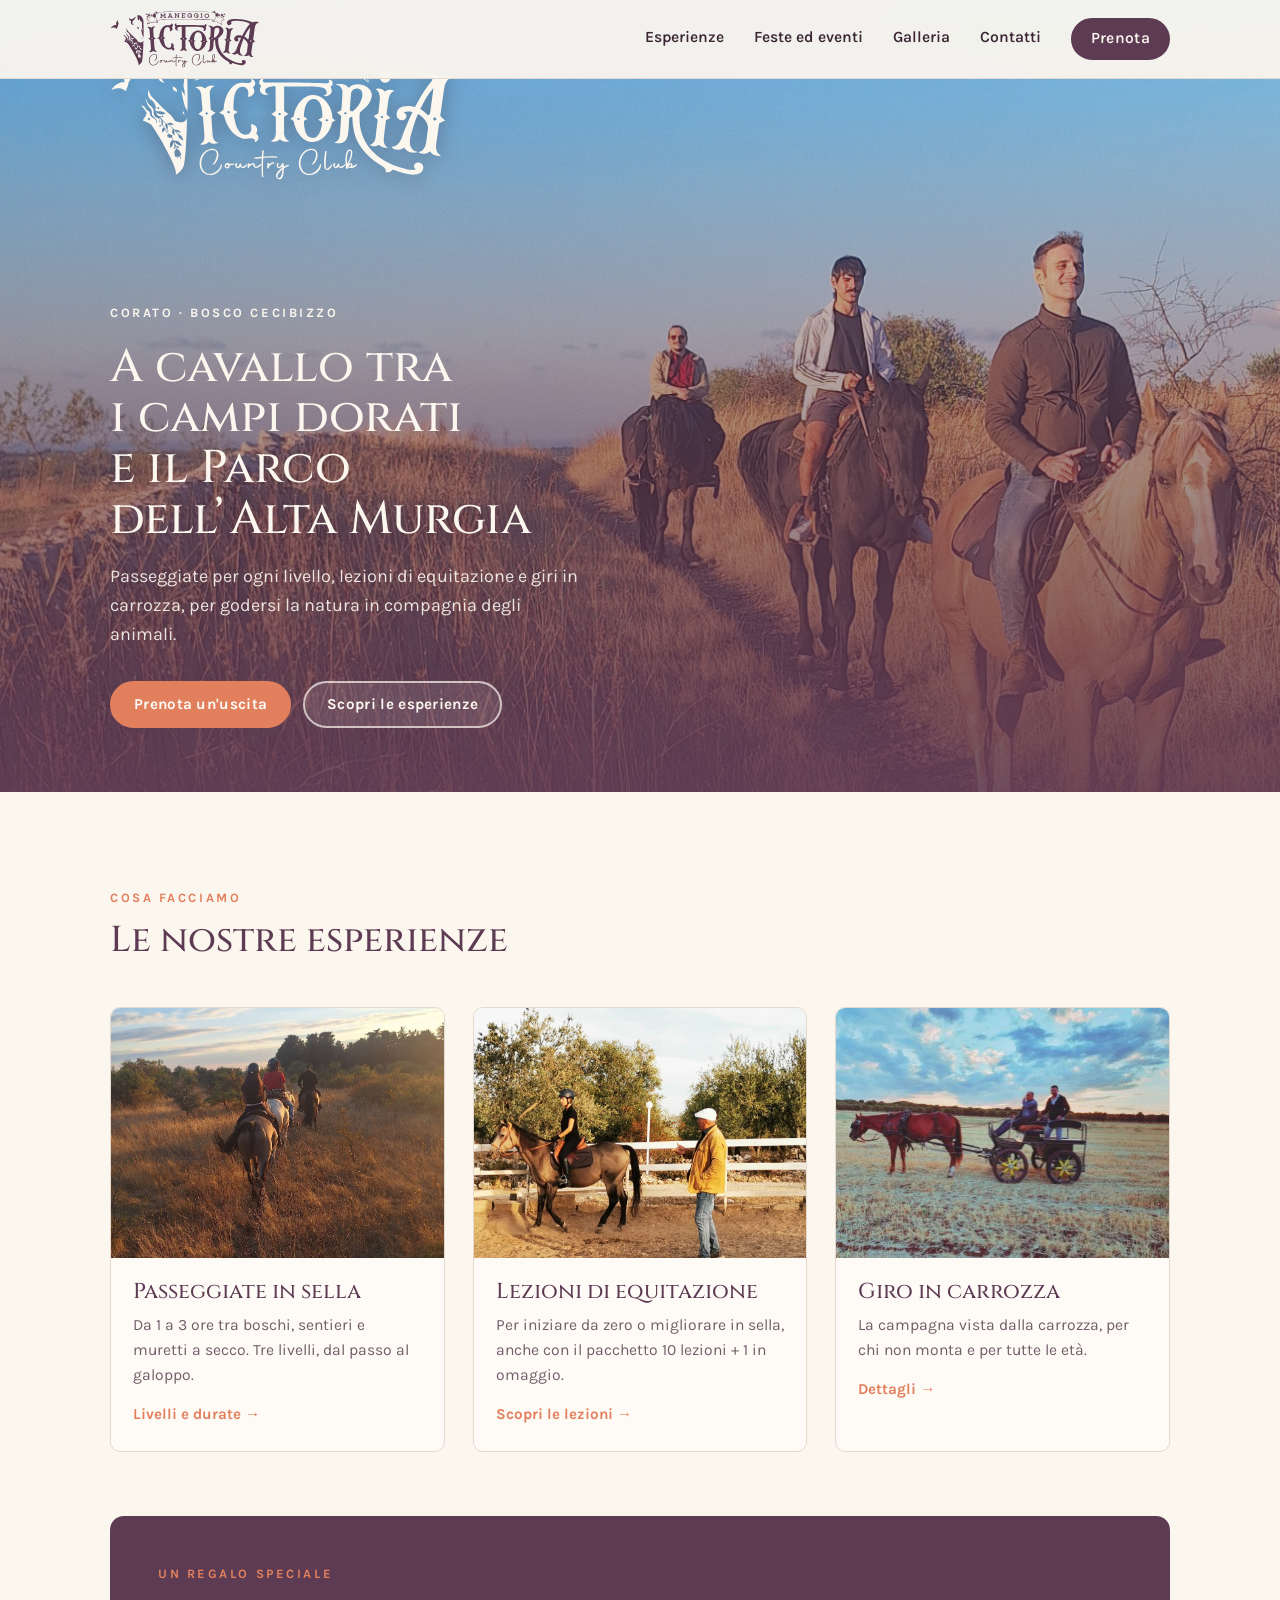
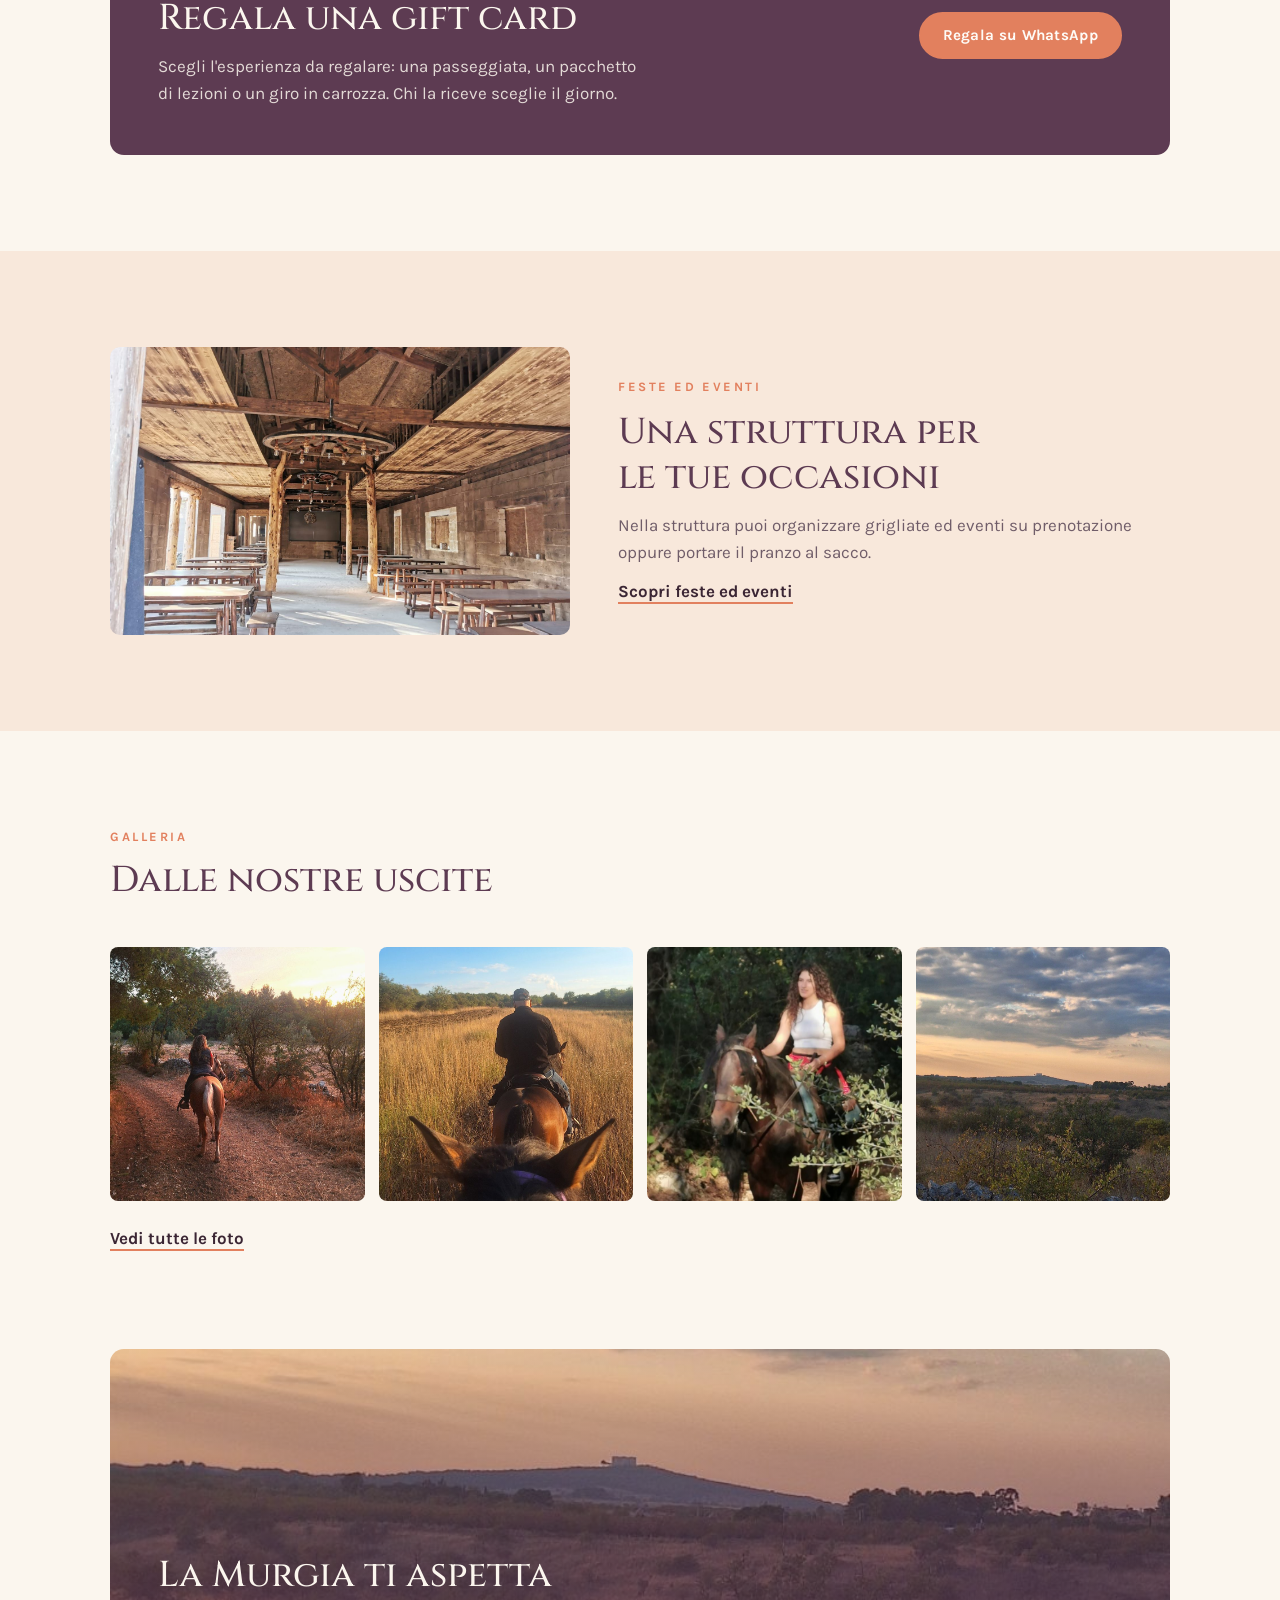
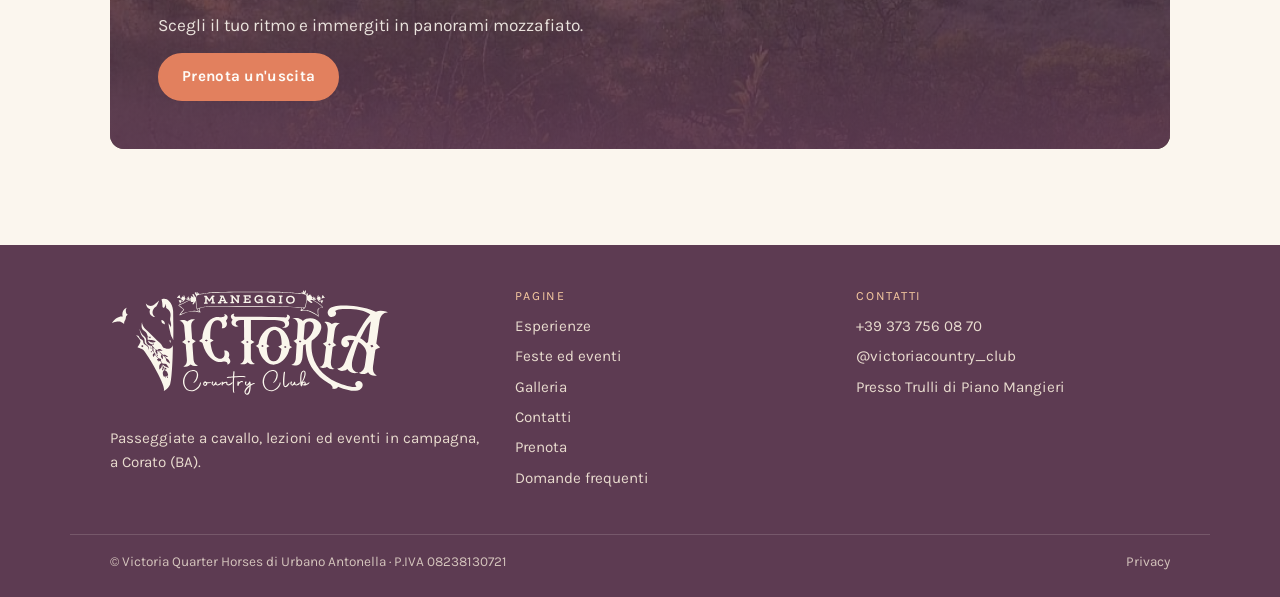
<file: index.html>
<!doctype html>
<html lang="it">
<head>
<meta charset="utf-8">
<meta name="viewport" content="width=device-width, initial-scale=1">
<title>Maneggio Victoria Country Club</title>
<meta name="description" content="Maneggio a Corato (BA): passeggiate a cavallo per ogni livello, lezioni di equitazione, giri in carrozza ed eventi.">
<link rel="canonical" href="https://maneggiovictoria.it/">
<meta property="og:type" content="website">
<meta property="og:site_name" content="Maneggio Victoria Country Club">
<meta property="og:locale" content="it_IT">
<meta property="og:title" content="Maneggio Victoria Country Club">
<meta property="og:description" content="Maneggio a Corato (BA): passeggiate a cavallo per ogni livello, lezioni di equitazione, giri in carrozza ed eventi.">
<meta property="og:url" content="https://maneggiovictoria.it/">
<meta property="og:image" content="https://maneggiovictoria.it/img/anteprima.jpg">
<meta property="og:image:width" content="1200">
<meta property="og:image:height" content="630">
<meta name="twitter:card" content="summary_large_image">

<link rel="icon" href="favicon.svg" type="image/svg+xml"><link rel="icon" href="favicon-32.png" sizes="32x32" type="image/png"><link rel="apple-touch-icon" href="apple-touch-icon.png">
<link rel="stylesheet" href="style.css">
</head>
<body>
<header class="site-header"><div class="wrap">
  <a href="./" class="logo" aria-label="Maneggio Victoria Country Club, home"></a>
  <button class="menu-toggle" id="menuBtn" aria-expanded="false" aria-controls="nav" aria-label="Apri il menu"><svg viewBox="0 0 24 24" fill="none" stroke="currentColor" stroke-width="2" stroke-linecap="round"><path d="M4 7h16M4 12h16M4 17h16"/></svg></button>
  <nav class="nav" id="nav" aria-label="Menu principale"><a href="esperienze">Esperienze</a><a href="eventi">Feste ed eventi</a><a href="galleria">Galleria</a><a href="contatti">Contatti</a><a class="btn" href="prenota">Prenota</a></nav>
</div></header>
<main>
<section class="hero">
  <picture><source media="(min-width: 821px)" srcset="foto/hero-desktop.jpg"><img src="foto/hero.jpg" alt="Tre cavalieri lungo un sentiero tra l'erba dorata sotto il cielo azzurro" fetchpriority="high"></picture>
  <div class="wrap">
    <div class="hero-logo-wrap"><span class="hero-logo" role="img" aria-label="Maneggio Victoria Country Club"></span></div>
    <div class="hero-bottom">
    <div class="hero-text">
      <span class="label">Corato · Bosco Cecibizzo</span>
      <h1>A cavallo tra i campi dorati e il Parco dell’&#8239;Alta Murgia</h1>
      <p>Passeggiate per ogni livello, lezioni di equitazione e giri in carrozza, per godersi la natura in compagnia degli animali.</p>
    </div>
    <div class="row"><a class="btn" href="prenota">Prenota un'uscita</a><a class="btn line" href="esperienze">Scopri le esperienze</a></div>
    </div>
  </div>
</section>

<section class="section"><div class="wrap">
  <div class="head"><span class="label">Cosa facciamo</span><h2>Le nostre esperienze</h2></div>
  <div class="cards">
    <a class="card" href="esperienze#passeggiate"><img src="foto/campo-dorato.jpg" alt="Cavalieri in fila in un campo dorato" loading="lazy"><div class="body"><h3>Passeggiate in sella</h3><p>Da 1 a 3 ore tra boschi, sentieri e muretti a secco. Tre livelli, dal passo al galoppo.</p><span class="more">Livelli e durate →</span></div></a>
    <a class="card" href="esperienze#lezioni"><img src="foto/lezione-campo.jpg" alt="Lezione in campo: un'allieva in sella al trotto e l'istruttore che la segue tra gli ulivi" loading="lazy" style="object-position:47% 50%"><div class="body"><h3>Lezioni di equitazione</h3><p>Per iniziare da zero o migliorare in sella, anche con il pacchetto 10 lezioni + 1 in omaggio.</p><span class="more">Scopri le lezioni →</span></div></a>
    <a class="card" href="esperienze#carrozza"><img src="foto/carrozza.jpg" alt="Cavallo che traina una carrozza in un campo" loading="lazy"><div class="body"><h3>Giro in carrozza</h3><p>La campagna vista dalla carrozza, per chi non monta e per tutte le età.</p><span class="more">Dettagli →</span></div></a>
  </div>
  <div class="offer gift" style="margin-top:clamp(40px,6vw,64px)">
    <div style="display:grid;gap:12px"><span class="label">Un regalo speciale</span><h2>Regala una gift card</h2><p>Scegli l'esperienza da regalare: una passeggiata, un pacchetto di lezioni o un giro in carrozza. Chi la riceve sceglie il giorno.</p></div>
    <div><a class="btn" href="https://wa.me/393737560870?text=Ciao%21%20Vorrei%20regalare%20una%20gift%20card%20Victoria%20Country%20Club.%0A%E2%80%A2%20Nome%20del%20destinatario%3A%20%0A%E2%80%A2%20Esperienza%20o%20importo%20desiderato%3A%20%0A%E2%80%A2%20Data%20in%20cui%20vorrei%20regalarla%3A%20%0APotete%20indicarmi%20disponibilit%C3%A0%2C%20opzioni%20e%20costi%3F%20Grazie%21" target="_blank" rel="noopener">Regala su WhatsApp</a></div>
  </div>
</div></section>

<section class="section alt"><div class="wrap">
  <div class="band">
    <img src="foto/sala-eventi.jpg" alt="Il saloon: grande sala in legno con tavoli e lampadari a ruota di carro" loading="lazy">
    <div class="text">
      <span class="label">Feste ed eventi</span>
      <h2>Una struttura per le tue occasioni</h2>
      <p>Nella struttura puoi organizzare grigliate ed eventi su prenotazione oppure portare il pranzo al sacco.</p>
      <div><a class="link" href="eventi">Scopri feste ed eventi</a></div>
    </div>
  </div>
</div></section>

<section class="section"><div class="wrap">
  <div class="head"><span class="label">Galleria</span><h2>Dalle nostre uscite</h2></div>
  <div class="strip">
    <img src="foto/tramonto-sentiero.jpg" alt="Amazzone su cavallo palomino su un sentiero al tramonto" loading="lazy">
    <img src="foto/in-sella.jpg" alt="Vista dalla sella dietro un altro cavaliere" loading="lazy">
    <img src="foto/bosco.jpg" alt="Amazzone su cavallo baio nel bosco" loading="lazy">
    <img src="foto/panorama-murgia.jpg" alt="Panorama della Murgia al tramonto" loading="lazy">
  </div>
  <p style="margin-top:24px"><a class="link" href="galleria">Vedi tutte le foto</a></p>
</div></section>
<section class="cta-wrap"><div class="wrap">
  <div class="cta-box">
    <img src="foto/panorama-murgia.jpg" alt="" loading="lazy">
    <div class="cta-text">
      <h2>La Murgia ti aspetta</h2>
      <p>Scegli il tuo ritmo e immergiti in panorami mozzafiato.</p>
      <div><a class="btn" href="prenota">Prenota un'uscita</a></div>
    </div>
  </div>
</div></section>
</main>
<footer class="site-footer"><div class="wrap">
  <div style="display:grid;gap:14px"><span class="logo" aria-hidden="true"></span><p>Passeggiate a cavallo, lezioni ed eventi in campagna, a Corato (BA).</p></div>
  <div><h3>Pagine</h3><ul><li><a href="esperienze">Esperienze</a></li><li><a href="eventi">Feste ed eventi</a></li><li><a href="galleria">Galleria</a></li><li><a href="contatti">Contatti</a></li><li><a href="prenota">Prenota</a></li><li><a href="faq">Domande frequenti</a></li></ul></div>
  <div><h3>Contatti</h3><ul><li>+39 373 756 08 70</li><li><a href="https://www.instagram.com/victoriacountry_club/" target="_blank" rel="noopener">@victoriacountry_club</a></li><li><a href="https://maps.app.goo.gl/tzsDVYJ72u7W7R2o7" target="_blank" rel="noopener">Presso Trulli di Piano Mangieri</a></li></ul></div>
</div><div class="wrap legal"><span>© Victoria Quarter Horses di Urbano Antonella · P.IVA 08238130721</span><a href="privacy">Privacy</a></div></footer>
<script src="site.js"></script><script src="evento.js"></script>
</body>
</html>
</file>
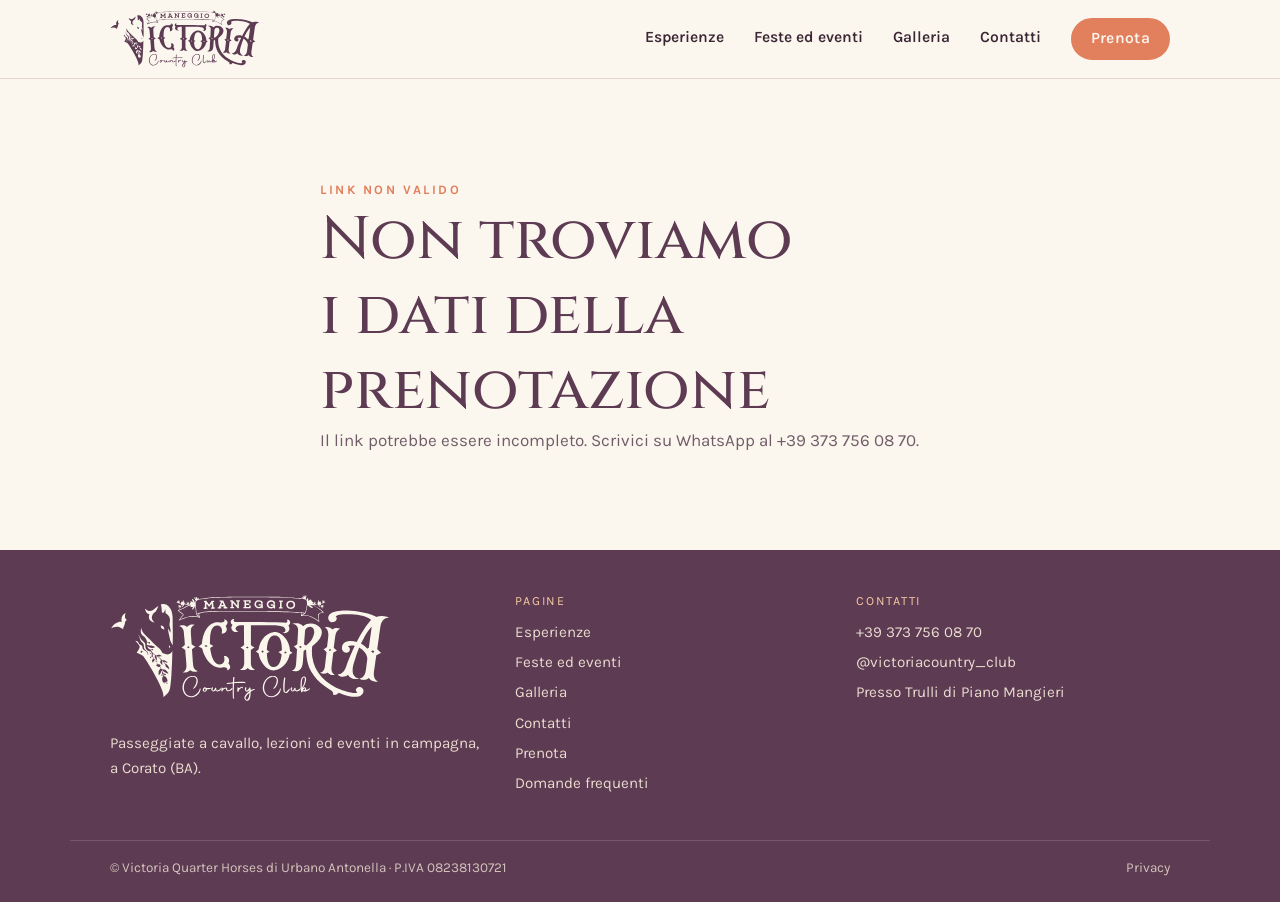
<file: conferma.html>
<!doctype html>
<html lang="it">
<head>
<meta name="viewport" content="width=device-width, initial-scale=1, viewport-fit=cover">
<meta charset="utf-8">
<meta name="robots" content="noindex">
<title>Conferma prenotazione · Maneggio Victoria</title>
<meta name="description" content="Riepilogo della prenotazione e aggiunta al calendario.">
<meta property="og:type" content="website">
<meta property="og:site_name" content="Maneggio Victoria Country Club">
<meta property="og:locale" content="it_IT">
<meta property="og:title" content="Conferma prenotazione · Maneggio Victoria">
<meta property="og:description" content="Riepilogo della prenotazione e aggiunta al calendario.">
<meta property="og:url" content="https://maneggiovictoria.it/conferma">
<meta property="og:image" content="https://maneggiovictoria.it/img/anteprima.jpg">
<meta property="og:image:width" content="1200">
<meta property="og:image:height" content="630">
<meta name="twitter:card" content="summary_large_image">

<link rel="icon" href="favicon.svg" type="image/svg+xml"><link rel="icon" href="favicon-32.png" sizes="32x32" type="image/png"><link rel="apple-touch-icon" href="apple-touch-icon.png">
<link rel="stylesheet" href="style.css">
</head>
<body>
<header class="site-header"><div class="wrap">
  <a href="./" class="logo" aria-label="Maneggio Victoria Country Club, home"></a>
  <button class="menu-toggle" id="menuBtn" aria-expanded="false" aria-controls="nav" aria-label="Apri il menu"><svg viewBox="0 0 24 24" fill="none" stroke="currentColor" stroke-width="2" stroke-linecap="round"><path d="M4 7h16M4 12h16M4 17h16"/></svg></button>
  <nav class="nav" id="nav" aria-label="Menu principale"><a href="esperienze">Esperienze</a><a href="eventi">Feste ed eventi</a><a href="galleria">Galleria</a><a href="contatti">Contatti</a><a class="btn" href="prenota" aria-current="page">Prenota</a></nav>
</div></header>
<main>
<section class="section"><div class="wrap" style="max-width:720px">
  <div id="conf-ok" class="conf">
    <span class="label">Prenotazione confermata</span>
    <h1>Ci vediamo al maneggio</h1>
    <dl class="conf-list">
      <dt>Esperienza</dt><dd id="c-what"></dd>
      <dt>Quando</dt><dd id="c-when"></dd>
      <dt>Chi</dt><dd id="c-who"></dd>
      <dt>Dove</dt><dd>Presso Trulli di Piano Mangieri, Corato (BA) · <a class="link" href="https://maps.app.goo.gl/tzsDVYJ72u7W7R2o7" target="_blank" rel="noopener">Apri in Maps</a></dd>
    </dl>
    <p class="muted">Aggiungi l'appuntamento al tuo calendario per ricevere un promemoria.</p>
    <div class="row">
      <a class="btn" id="c-google" href="#" target="_blank" rel="noopener">Google Calendar</a>
      <button class="btn plum" id="c-ics" type="button">Apple / Outlook / altri</button>
    </div>
    <p class="note">Il file per Apple e Outlook include due promemoria: il giorno prima e due ore prima. Con Google Calendar valgono i promemoria impostati nel tuo calendario.</p>
  </div>
  <div id="conf-err" hidden>
    <span class="label">Link non valido</span>
    <h1>Non troviamo i dati della prenotazione</h1>
    <p class="muted">Il link potrebbe essere incompleto. Scrivici su WhatsApp al +39 373 756 08 70.</p>
  </div>
</div></section>
</main>
<footer class="site-footer"><div class="wrap">
  <div style="display:grid;gap:14px"><span class="logo" aria-hidden="true"></span><p>Passeggiate a cavallo, lezioni ed eventi in campagna, a Corato (BA).</p></div>
  <div><h3>Pagine</h3><ul><li><a href="esperienze">Esperienze</a></li><li><a href="eventi">Feste ed eventi</a></li><li><a href="galleria">Galleria</a></li><li><a href="contatti">Contatti</a></li><li><a href="prenota">Prenota</a></li><li><a href="faq">Domande frequenti</a></li></ul></div>
  <div><h3>Contatti</h3><ul><li>+39 373 756 08 70</li><li><a href="https://www.instagram.com/victoriacountry_club/" target="_blank" rel="noopener">@victoriacountry_club</a></li><li><a href="https://maps.app.goo.gl/tzsDVYJ72u7W7R2o7" target="_blank" rel="noopener">Presso Trulli di Piano Mangieri</a></li></ul></div>
</div><div class="wrap legal"><span>© Victoria Quarter Horses di Urbano Antonella · P.IVA 08238130721</span><a href="privacy">Privacy</a></div></footer>
<script src="site.js"></script><script src="conferma.js"></script>
</body>
</html>
</file>
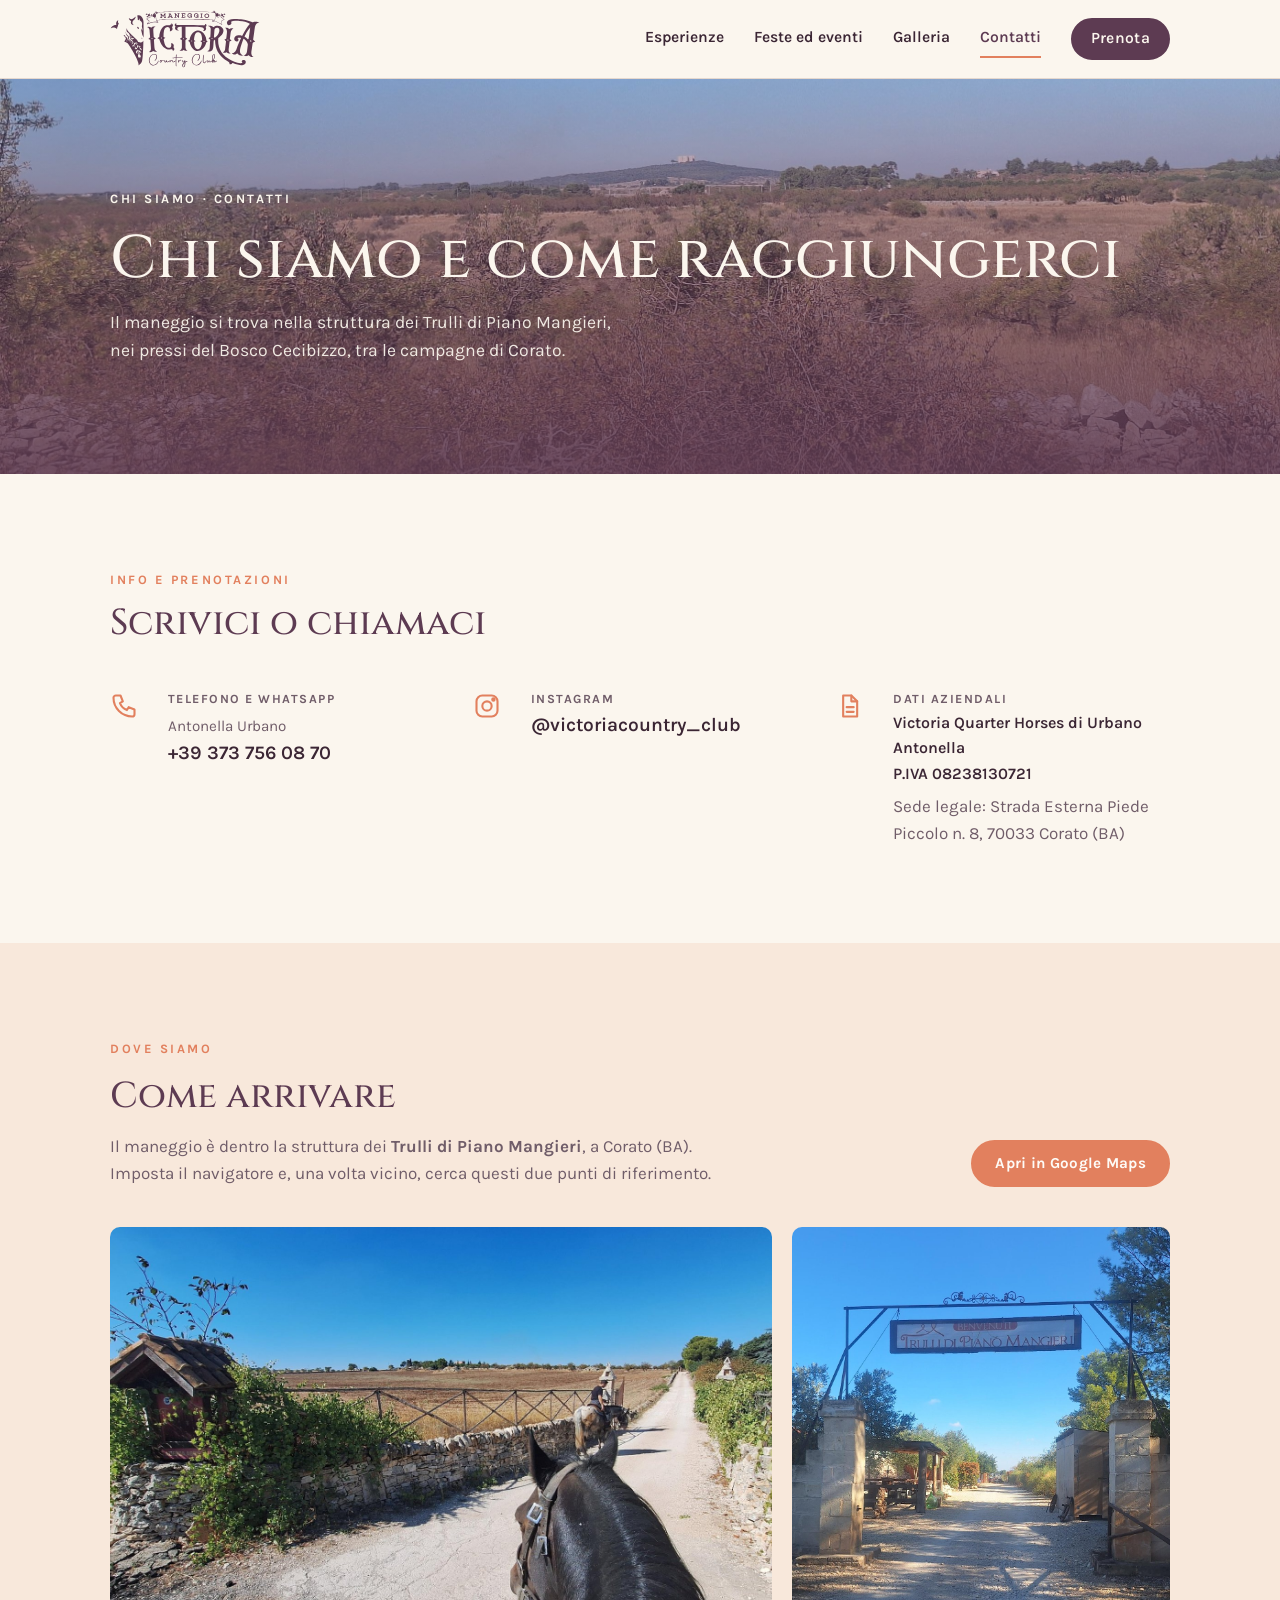
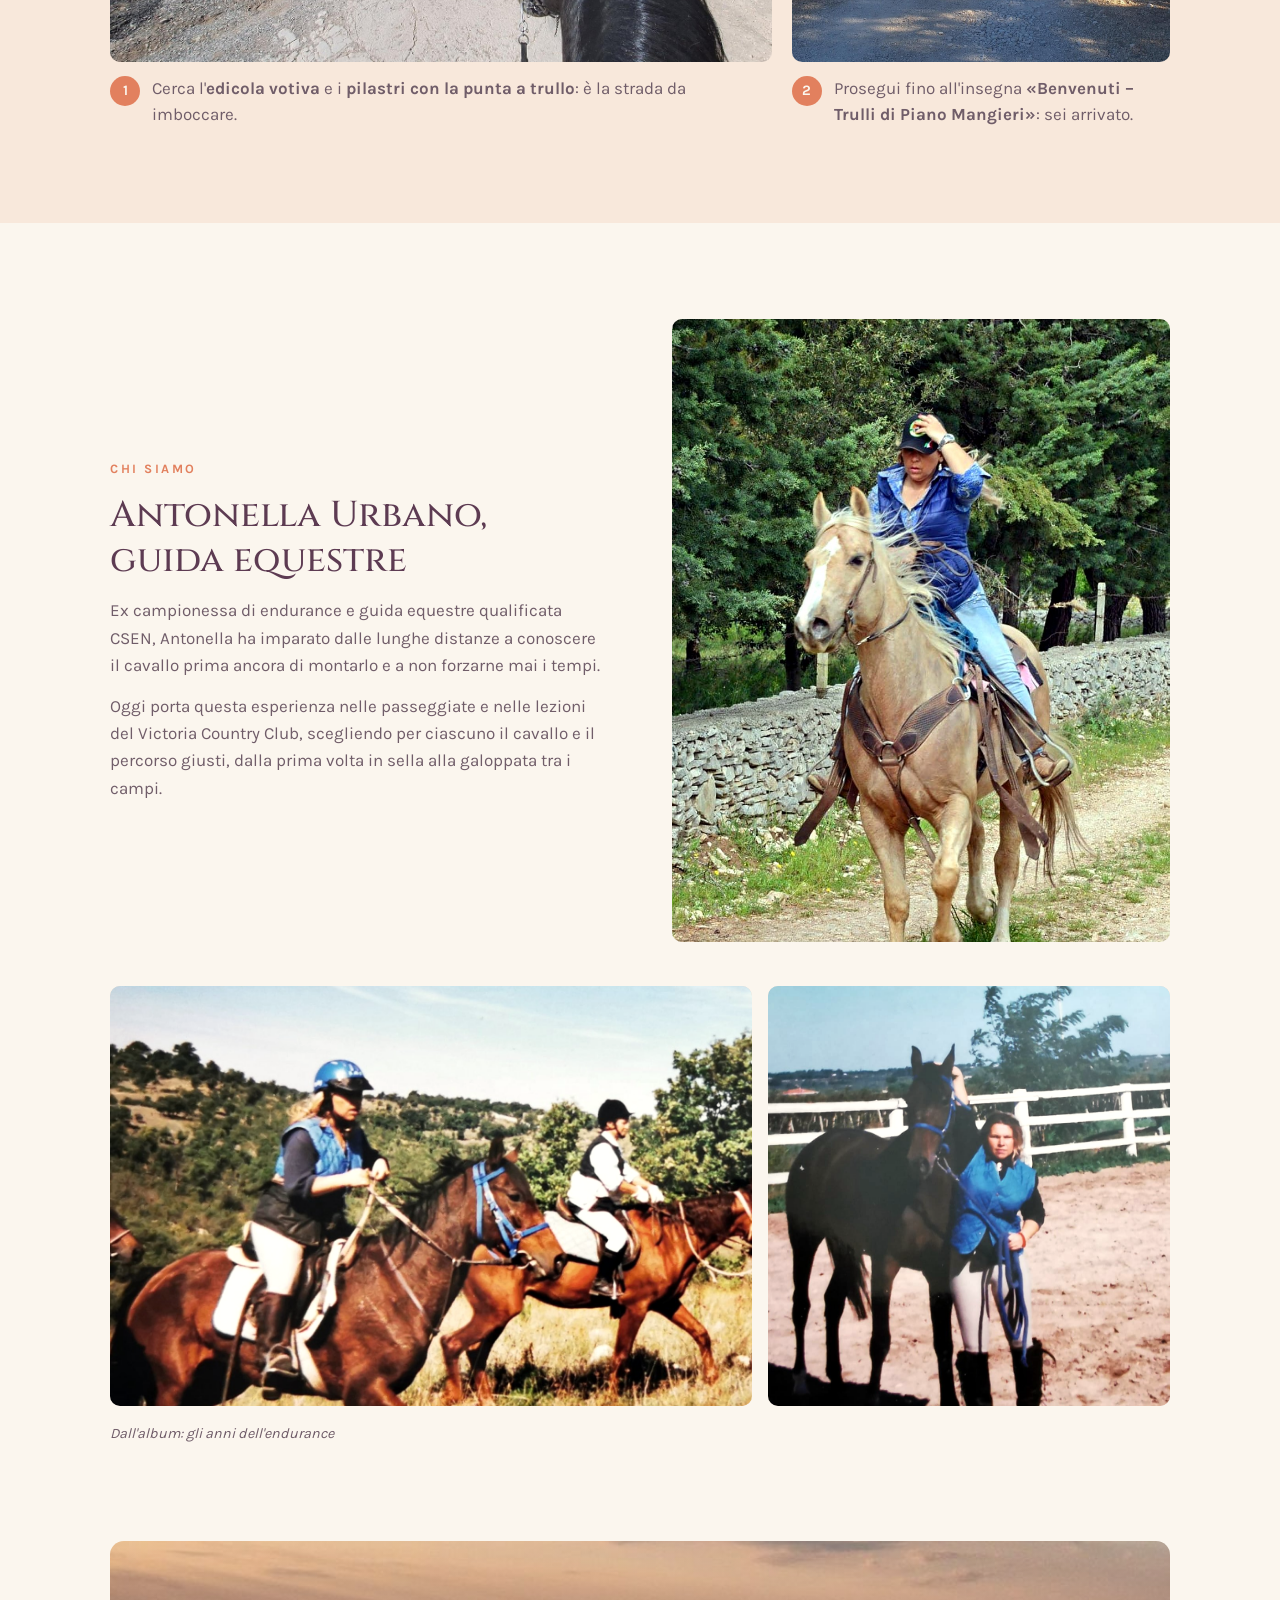
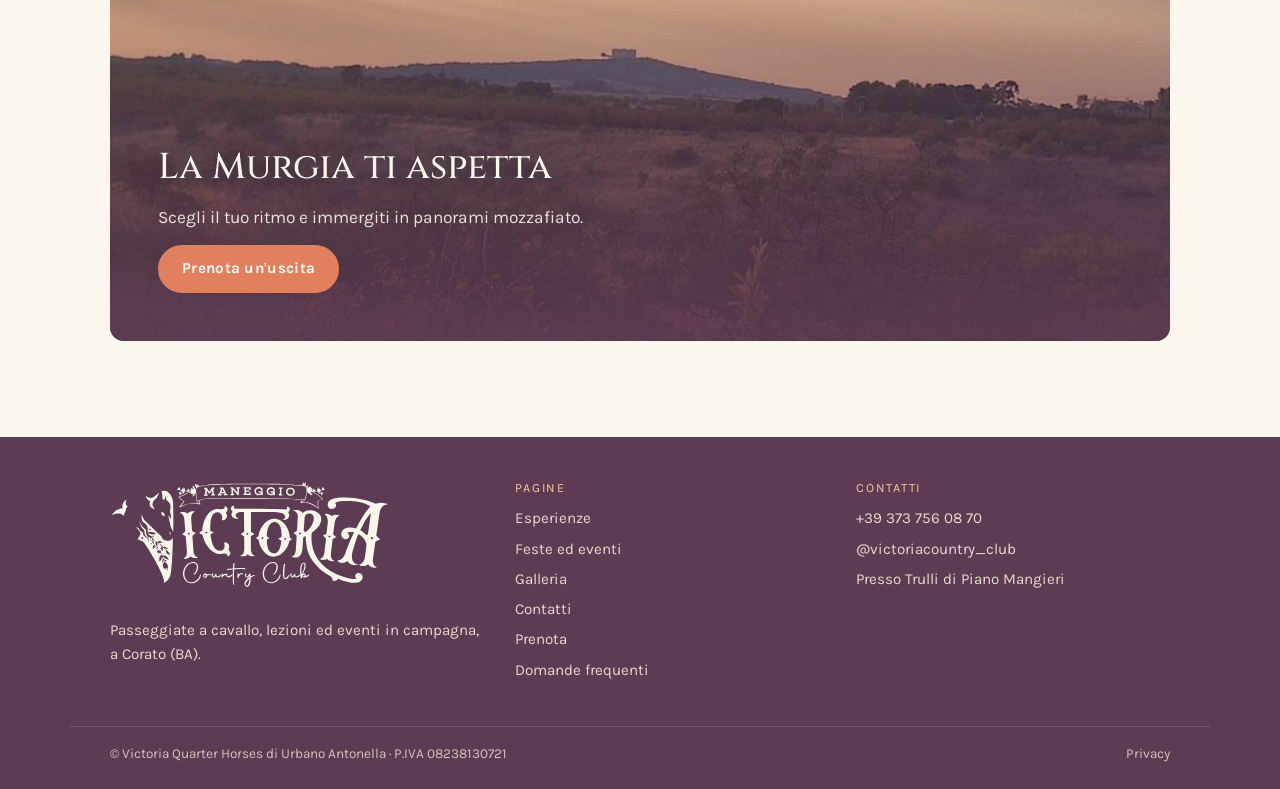
<file: contatti.html>
<!doctype html>
<html lang="it">
<head>
<meta name="viewport" content="width=device-width, initial-scale=1, viewport-fit=cover">
<meta charset="utf-8">
<title>Chi siamo e contatti · Maneggio Victoria</title>
<meta name="description" content="Chi siamo, contatti e indicazioni per il Maneggio Victoria Country Club, presso i Trulli di Piano Mangieri, Corato (BA).">
<link rel="canonical" href="https://maneggiovictoria.it/contatti">
<meta property="og:type" content="website">
<meta property="og:site_name" content="Maneggio Victoria Country Club">
<meta property="og:locale" content="it_IT">
<meta property="og:title" content="Chi siamo e contatti · Maneggio Victoria">
<meta property="og:description" content="Chi siamo, contatti e indicazioni per il Maneggio Victoria Country Club, presso i Trulli di Piano Mangieri, Corato (BA).">
<meta property="og:url" content="https://maneggiovictoria.it/contatti">
<meta property="og:image" content="https://maneggiovictoria.it/img/anteprima.jpg">
<meta property="og:image:width" content="1200">
<meta property="og:image:height" content="630">
<meta name="twitter:card" content="summary_large_image">

<link rel="icon" href="favicon.svg" type="image/svg+xml"><link rel="icon" href="favicon-32.png" sizes="32x32" type="image/png"><link rel="apple-touch-icon" href="apple-touch-icon.png">
<link rel="stylesheet" href="style.css">
</head>
<body>
<header class="site-header"><div class="wrap">
  <a href="./" class="logo" aria-label="Maneggio Victoria Country Club, home"></a>
  <button class="menu-toggle" id="menuBtn" aria-expanded="false" aria-controls="nav" aria-label="Apri il menu"><svg viewBox="0 0 24 24" fill="none" stroke="currentColor" stroke-width="2" stroke-linecap="round"><path d="M4 7h16M4 12h16M4 17h16"/></svg></button>
  <nav class="nav" id="nav" aria-label="Menu principale"><a href="esperienze">Esperienze</a><a href="eventi">Feste ed eventi</a><a href="galleria">Galleria</a><a href="contatti" aria-current="page">Contatti</a><a class="btn" href="prenota">Prenota</a></nav>
</div></header>
<main>
<section class="page-head"><img src="foto/murgia-castello.jpg" alt="" style="object-position:50% 80%"><div class="wrap"><span class="label">Chi siamo · Contatti</span><h1>Chi siamo e come raggiungerci</h1><p>Il maneggio si trova nella struttura dei Trulli di Piano Mangieri, nei pressi del Bosco Cecibizzo, tra le campagne di Corato.</p></div></section>
<section class="section" id="contatti"><div class="wrap">
  <div class="head"><span class="label">Info e prenotazioni</span><h2>Scrivici o chiamaci</h2></div>
  <div class="contact-list cols">
    <div class="contact"><svg viewBox="0 0 24 24" fill="none" stroke="currentColor" stroke-width="1.8" stroke-linecap="round" stroke-linejoin="round" aria-hidden="true"><path d="M5 3h4l2 5-2.5 1.5a11 11 0 0 0 6 6L16 13l5 2v4a2 2 0 0 1-2 2A16 16 0 0 1 3 5a2 2 0 0 1 2-2"/></svg><div><div class="k">Telefono e WhatsApp</div><div class="who">Antonella Urbano</div><div class="v">+39 373 756 08 70</div></div></div>
    <div class="contact"><svg viewBox="0 0 24 24" fill="none" stroke="currentColor" stroke-width="1.8" aria-hidden="true"><rect x="3" y="3" width="18" height="18" rx="5"/><circle cx="12" cy="12" r="4"/><circle cx="17.5" cy="6.5" r="1" fill="currentColor"/></svg><div><div class="k">Instagram</div><a class="v" href="https://www.instagram.com/victoriacountry_club/" target="_blank" rel="noopener">@victoriacountry_club</a></div></div>
    <div class="contact"><svg viewBox="0 0 24 24" fill="none" stroke="currentColor" stroke-width="1.8" stroke-linecap="round" stroke-linejoin="round" aria-hidden="true"><path d="M7 3h7l5 5v13H7z"/><path d="M14 3v5h5M10 13h6M10 17h6"/></svg><div><div class="k">Dati aziendali</div><div class="v" style="user-select:text;font-size:1rem">Victoria Quarter Horses di Urbano Antonella<br>P.IVA 08238130721</div><p class="muted" style="margin-top:6px">Sede legale: Strada Esterna Piede Piccolo n. 8, 70033 Corato (BA)</p></div></div>
  </div>
</div></section>

<section class="section alt" id="come-arrivare"><div class="wrap">
  <div class="route-head">
    <div class="text">
      <span class="label">Dove siamo</span>
      <h2>Come arrivare</h2>
      <p>Il maneggio è dentro la struttura dei <b>Trulli di Piano Mangieri</b>, a Corato (BA). Imposta il navigatore e, una volta vicino, cerca questi due punti di riferimento.</p>
    </div>
    <div><a class="btn" href="https://maps.app.goo.gl/tzsDVYJ72u7W7R2o7" target="_blank" rel="noopener">Apri in Google Maps</a></div>
  </div>
  <div class="route">
    <figure><img src="foto/ingresso-strada.jpg" alt="Strada sterrata con un'edicola votiva sulla sinistra, muretti a secco e due pilastri con la punta a forma di trullo" loading="lazy"><figcaption><span class="n">1</span><span>Cerca l'<b>edicola votiva</b> e i <b>pilastri con la punta a trullo</b>: è la strada da imboccare.</span></figcaption></figure>
    <figure><img src="foto/ingresso-cancello.jpg" alt="Cancello d'ingresso con l'insegna Benvenuti, Trulli di Piano Mangieri" loading="lazy"><figcaption><span class="n">2</span><span>Prosegui fino all'insegna <b>«Benvenuti – Trulli di Piano Mangieri»</b>: sei arrivato.</span></figcaption></figure>
  </div>
</div></section>

<section class="section" id="chi-siamo"><div class="wrap">
  <div class="split rev">
    <div class="media"><img src="foto/antonella.jpg" alt="Antonella Urbano in sella a un cavallo palomino lungo un sentiero tra i muretti a secco" loading="lazy" style="object-position:50% 8%"></div>
    <div class="text">
      <span class="label">Chi siamo</span>
      <h2>Antonella Urbano, guida equestre</h2>
      <p>Ex campionessa di endurance e guida equestre qualificata CSEN, Antonella ha imparato dalle lunghe distanze a conoscere il cavallo prima ancora di montarlo e a non forzarne mai i tempi.</p>
      <p>Oggi porta questa esperienza nelle passeggiate e nelle lezioni del Victoria Country Club, scegliendo per ciascuno il cavallo e il percorso giusti, dalla prima volta in sella alla galoppata tra i campi.</p>
    </div>
  </div>
  <div class="archive">
    <figure><img src="foto/antonella-endurance.jpg" alt="Antonella in gara di endurance con il casco blu, in sella a un cavallo baio" loading="lazy"></figure>
    <figure><img src="foto/antonella-campo.jpg" alt="Antonella accanto a un cavallo baio scuro in un campo recintato" loading="lazy"></figure>
    <p class="archive-cap">Dall'album: gli anni dell'endurance</p>
  </div>
</div></section>
<section class="cta-wrap"><div class="wrap">
  <div class="cta-box">
    <img src="foto/panorama-murgia.jpg" alt="" loading="lazy">
    <div class="cta-text">
      <h2>La Murgia ti aspetta</h2>
      <p>Scegli il tuo ritmo e immergiti in panorami mozzafiato.</p>
      <div><a class="btn" href="prenota">Prenota un'uscita</a></div>
    </div>
  </div>
</div></section>
</main>
<footer class="site-footer"><div class="wrap">
  <div style="display:grid;gap:14px"><span class="logo" aria-hidden="true"></span><p>Passeggiate a cavallo, lezioni ed eventi in campagna, a Corato (BA).</p></div>
  <div><h3>Pagine</h3><ul><li><a href="esperienze">Esperienze</a></li><li><a href="eventi">Feste ed eventi</a></li><li><a href="galleria">Galleria</a></li><li><a href="contatti">Contatti</a></li><li><a href="prenota">Prenota</a></li><li><a href="faq">Domande frequenti</a></li></ul></div>
  <div><h3>Contatti</h3><ul><li>+39 373 756 08 70</li><li><a href="https://www.instagram.com/victoriacountry_club/" target="_blank" rel="noopener">@victoriacountry_club</a></li><li><a href="https://maps.app.goo.gl/tzsDVYJ72u7W7R2o7" target="_blank" rel="noopener">Presso Trulli di Piano Mangieri</a></li></ul></div>
</div><div class="wrap legal"><span>© Victoria Quarter Horses di Urbano Antonella · P.IVA 08238130721</span><a href="privacy">Privacy</a></div></footer>
<script src="site.js"></script>
</body>
</html>
</file>
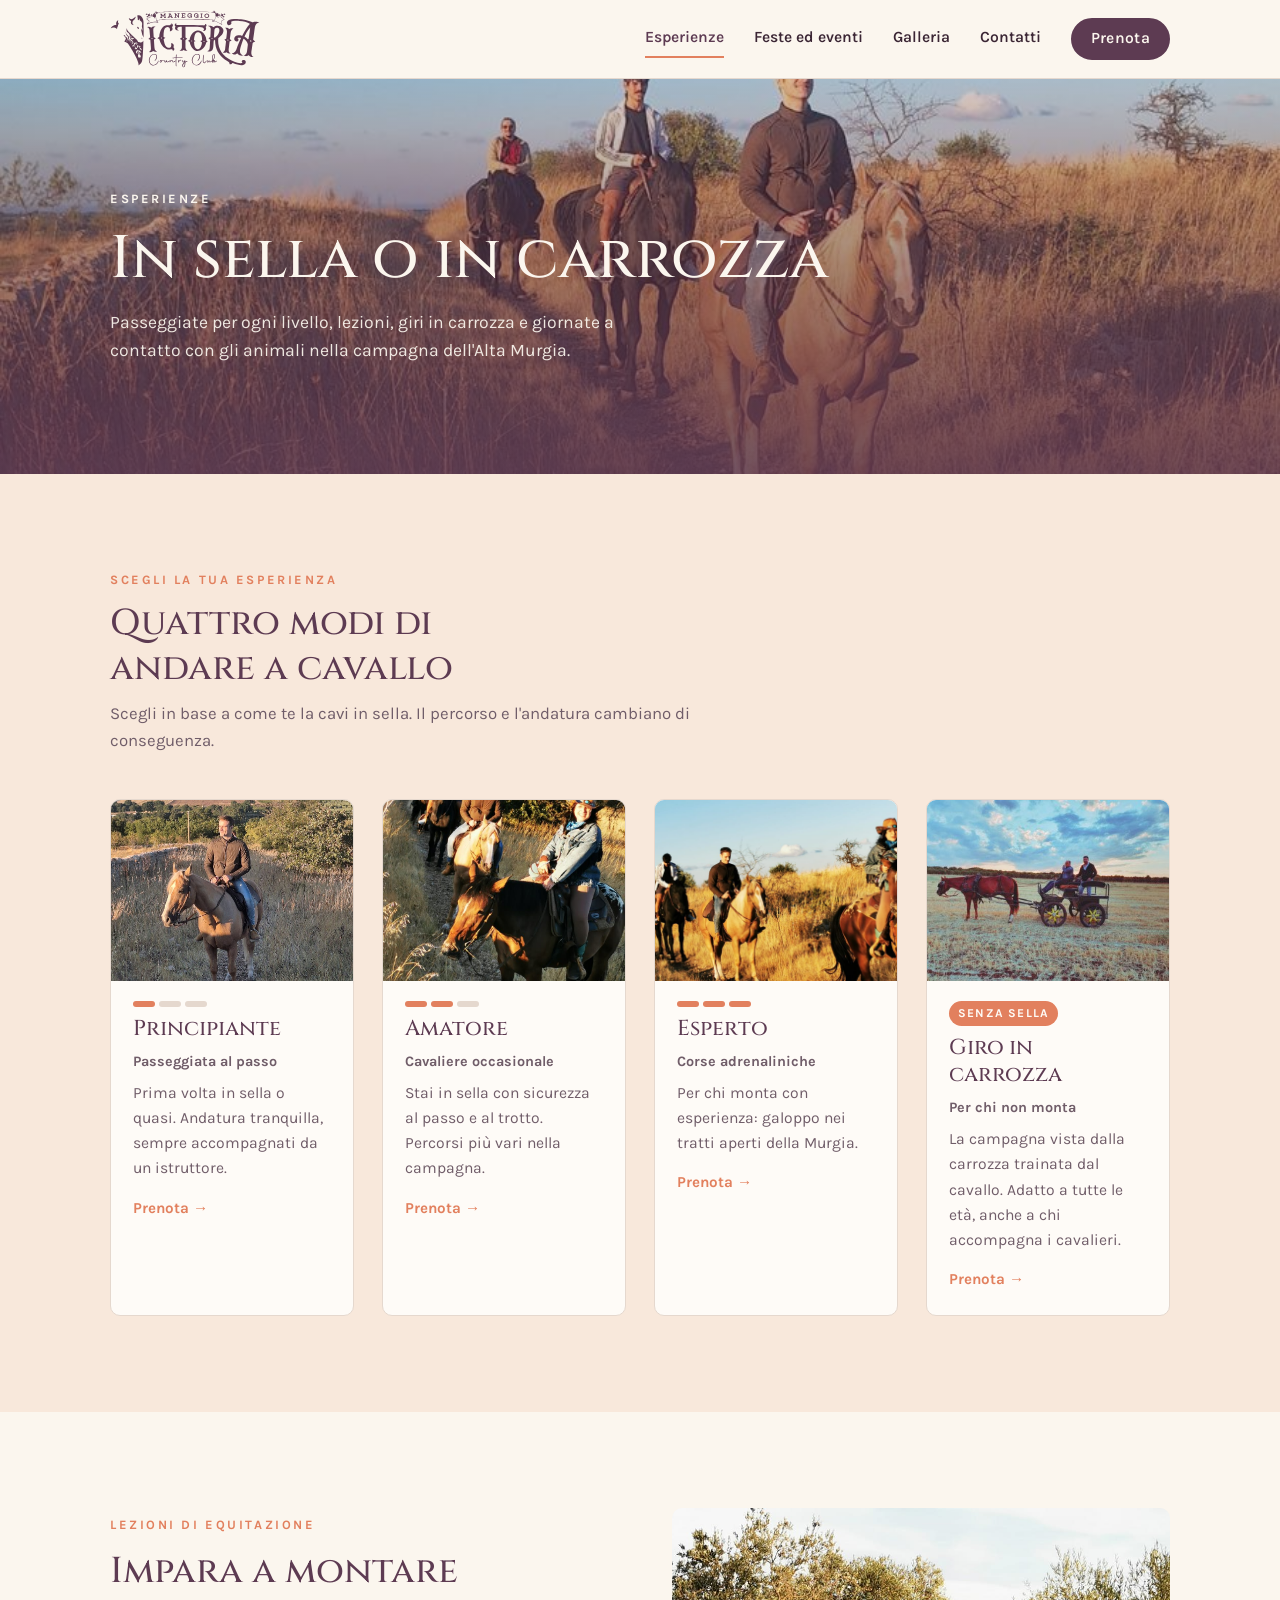
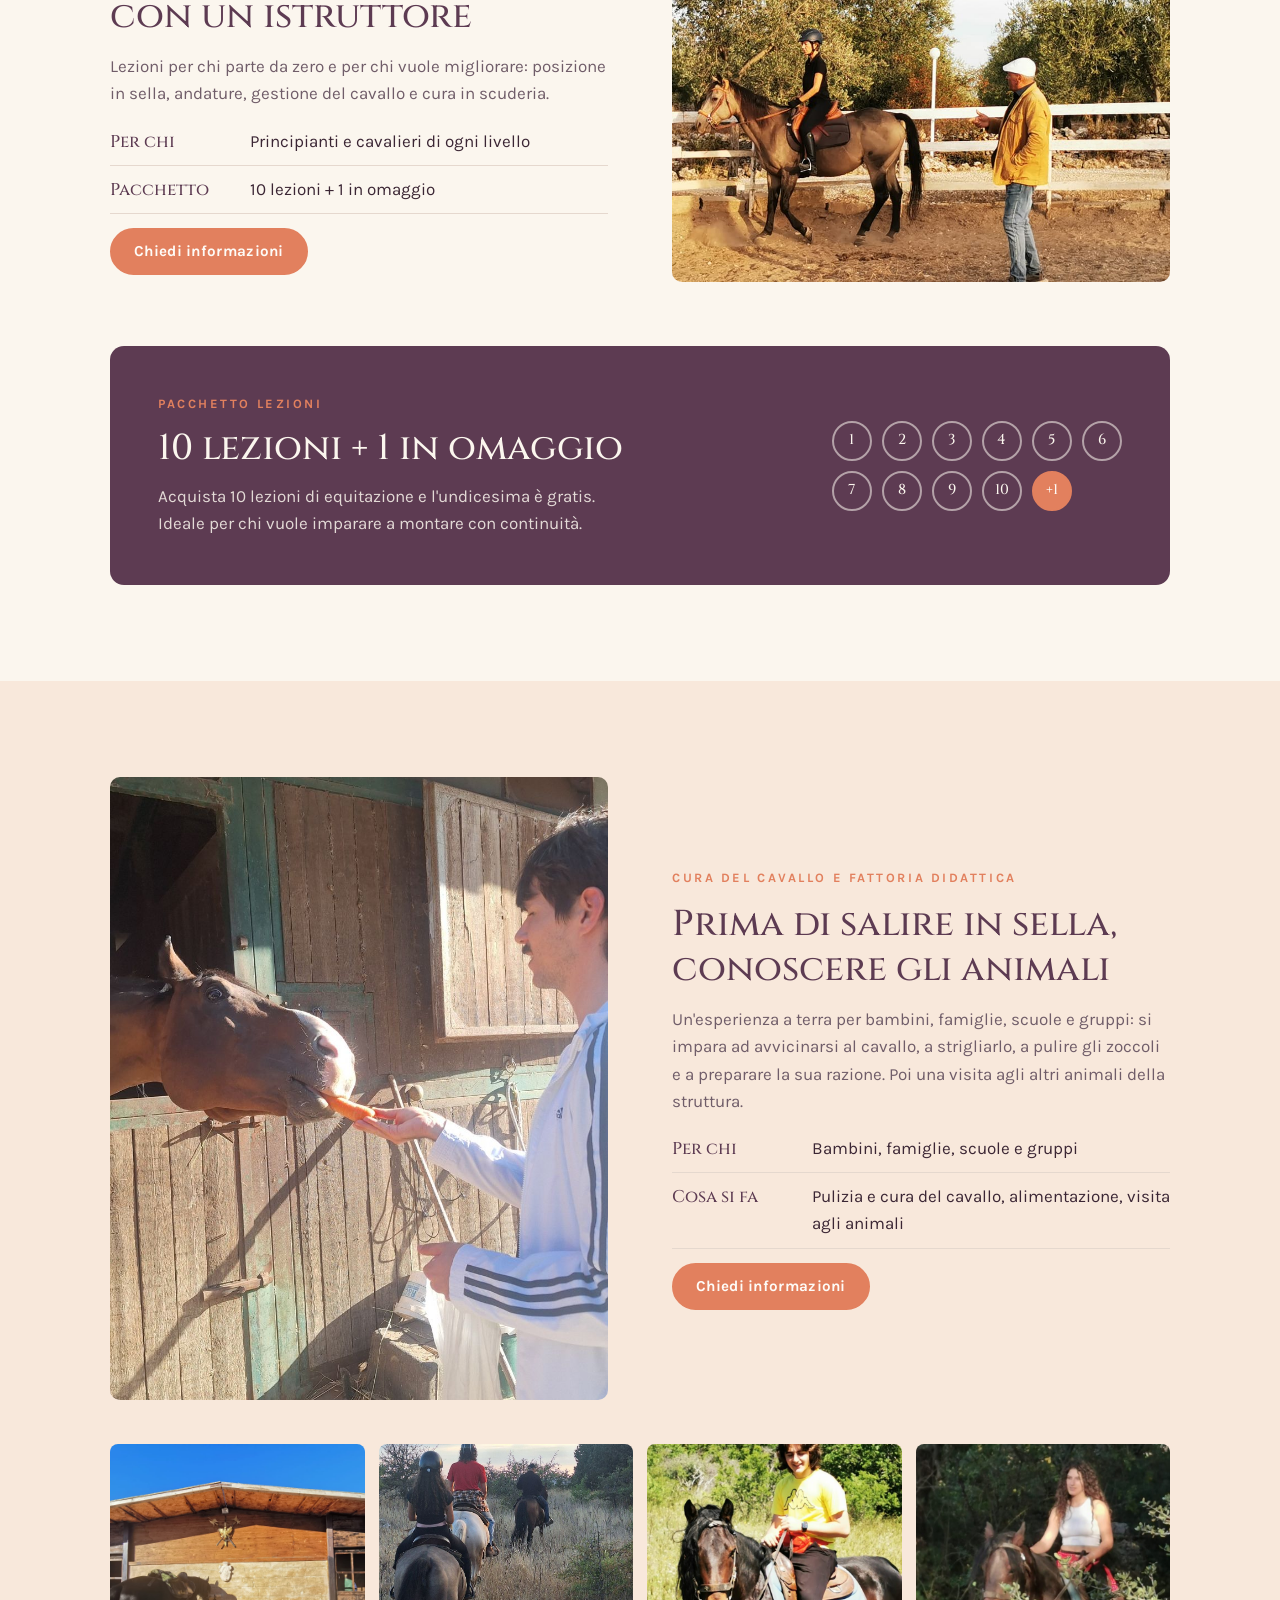
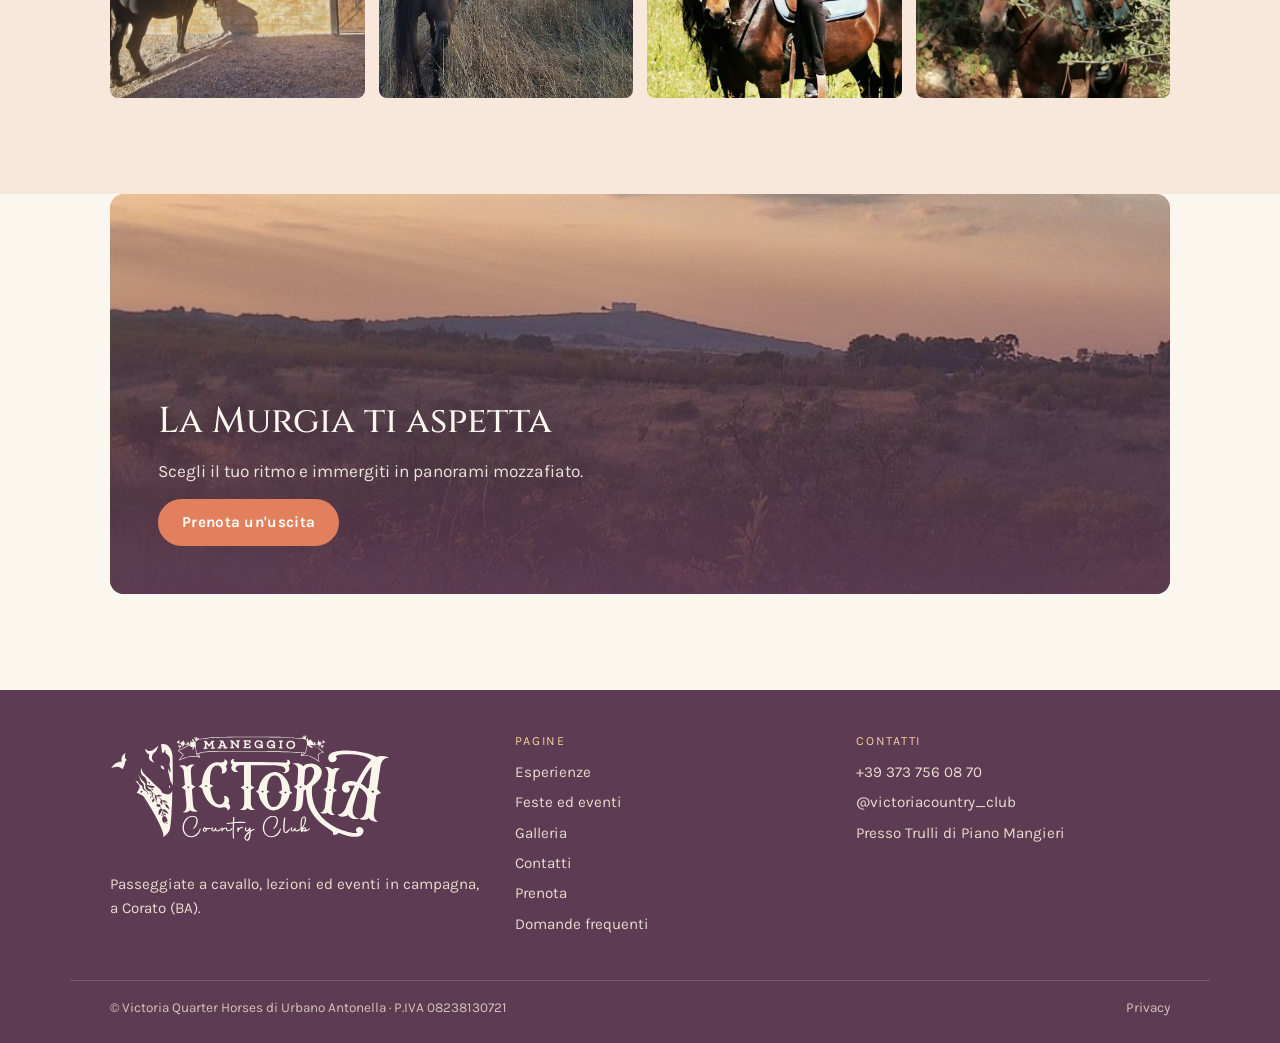
<file: esperienze.html>
<!doctype html>
<html lang="it">
<head>
<meta name="viewport" content="width=device-width, initial-scale=1, viewport-fit=cover">
<meta charset="utf-8">
<title>Esperienze · Maneggio Victoria</title>
<meta name="description" content="Passeggiate a cavallo da 1 a 3 ore per principianti, amatori ed esperti, lezioni di equitazione e giri in carrozza a Corato.">
<link rel="canonical" href="https://maneggiovictoria.it/esperienze">
<meta property="og:type" content="website">
<meta property="og:site_name" content="Maneggio Victoria Country Club">
<meta property="og:locale" content="it_IT">
<meta property="og:title" content="Esperienze · Maneggio Victoria">
<meta property="og:description" content="Passeggiate a cavallo da 1 a 3 ore per principianti, amatori ed esperti, lezioni di equitazione e giri in carrozza a Corato.">
<meta property="og:url" content="https://maneggiovictoria.it/esperienze">
<meta property="og:image" content="https://maneggiovictoria.it/img/anteprima.jpg">
<meta property="og:image:width" content="1200">
<meta property="og:image:height" content="630">
<meta name="twitter:card" content="summary_large_image">

<link rel="icon" href="favicon.svg" type="image/svg+xml"><link rel="icon" href="favicon-32.png" sizes="32x32" type="image/png"><link rel="apple-touch-icon" href="apple-touch-icon.png">
<link rel="stylesheet" href="style.css">
</head>
<body>
<header class="site-header"><div class="wrap">
  <a href="./" class="logo" aria-label="Maneggio Victoria Country Club, home"></a>
  <button class="menu-toggle" id="menuBtn" aria-expanded="false" aria-controls="nav" aria-label="Apri il menu"><svg viewBox="0 0 24 24" fill="none" stroke="currentColor" stroke-width="2" stroke-linecap="round"><path d="M4 7h16M4 12h16M4 17h16"/></svg></button>
  <nav class="nav" id="nav" aria-label="Menu principale"><a href="esperienze" aria-current="page">Esperienze</a><a href="eventi">Feste ed eventi</a><a href="galleria">Galleria</a><a href="contatti">Contatti</a><a class="btn" href="prenota">Prenota</a></nav>
</div></header>
<main>
<section class="page-head"><img src="foto/sentiero-cielo.jpg" alt=""><div class="wrap"><span class="label">Esperienze</span><h1>In sella o in carrozza</h1><p>Passeggiate per ogni livello, lezioni, giri in carrozza e giornate a contatto con gli animali nella campagna dell'Alta Murgia.</p></div></section>

<div id="evento-box"></div>

<section class="section alt" id="passeggiate"><div class="wrap">
  <div class="head"><span class="label">Scegli la tua esperienza</span><h2>Quattro modi di andare a cavallo</h2><p>Scegli in base a come te la cavi in sella. Il percorso e l'andatura cambiano di conseguenza.</p></div>
  <div class="cards exp-cards"><a class="card" id="principiante" href="prenota#principiante"><img src="foto/palomino-panorama.jpg" alt="Cavaliere su cavallo palomino con la campagna sullo sfondo" loading="lazy"><div class="body"><span class="pace" aria-label="Intensità 1 su 3"><i class="on"></i><i class=""></i><i class=""></i></span><h3>Principiante</h3><span class="c-sub" style="font-weight:700">Passeggiata al passo</span><p>Prima volta in sella o quasi. Andatura tranquilla, sempre accompagnati da un istruttore.</p><span class="more">Prenota →</span></div></a><a class="card" id="amatore" href="prenota#amatore"><img src="foto/fila-panorama.jpg" alt="Fila di cavalieri su un sentiero sopra la campagna" loading="lazy"><div class="body"><span class="pace" aria-label="Intensità 2 su 3"><i class="on"></i><i class="on"></i><i class=""></i></span><h3>Amatore</h3><span class="c-sub" style="font-weight:700">Cavaliere occasionale</span><p>Stai in sella con sicurezza al passo e al trotto. Percorsi più vari nella campagna.</p><span class="more">Prenota →</span></div></a><a class="card" id="esperto" href="prenota#esperto"><img src="foto/gruppo-cowgirl.jpg" alt="Gruppo di cavalieri tra l'erba dorata" loading="lazy"><div class="body"><span class="pace" aria-label="Intensità 3 su 3"><i class="on"></i><i class="on"></i><i class="on"></i></span><h3>Esperto</h3><span class="c-sub" style="font-weight:700">Corse adrenaliniche</span><p>Per chi monta con esperienza: galoppo nei tratti aperti della Murgia.</p><span class="more">Prenota →</span></div></a><a class="card" id="carrozza" href="prenota#carrozza"><img src="foto/carrozza.jpg" alt="Cavallo che traina una carrozza in un campo" loading="lazy"><div class="body"><span class="tag">Senza sella</span><h3>Giro in carrozza</h3><span class="c-sub" style="font-weight:700">Per chi non monta</span><p>La campagna vista dalla carrozza trainata dal cavallo. Adatto a tutte le età, anche a chi accompagna i cavalieri.</p><span class="more">Prenota →</span></div></a></div>
</div></section>

<section class="section" id="lezioni"><div class="wrap">
  <div class="split rev">
    <div class="media wide"><img src="foto/lezione-campo.jpg" alt="Lezione in campo: un'allieva in sella al trotto e l'istruttore che la segue tra gli ulivi" loading="lazy" style="object-position:47% 50%"></div>
    <div class="text">
      <span class="label">Lezioni di equitazione</span>
      <h2>Impara a montare con un istruttore</h2>
      <p>Lezioni per chi parte da zero e per chi vuole migliorare: posizione in sella, andature, gestione del cavallo e cura in scuderia.</p>
      <ul class="facts"><li><b>Per chi</b><span>Principianti e cavalieri di ogni livello</span></li><li><b>Pacchetto</b><span>10 lezioni + 1 in omaggio</span></li></ul>
      <div><a class="btn" href="https://wa.me/393737560870?text=Ciao%21%20Vorrei%20informazioni%20sulle%20lezioni%20di%20equitazione%20e%20sul%20pacchetto%2010%20lezioni%20%2B%201%20in%20omaggio." target="_blank" rel="noopener">Chiedi informazioni</a></div>
    </div>
  </div>
  <div style="margin-top:clamp(40px,6vw,64px)"><div class="offer">
  <div style="display:grid;gap:12px"><span class="label">Pacchetto lezioni</span><h2>10 lezioni + 1 in omaggio</h2><p>Acquista 10 lezioni di equitazione e l'undicesima è gratis. Ideale per chi vuole imparare a montare con continuità.</p></div>
  <div class="punch" aria-label="10 lezioni più 1 in omaggio"><span>1</span><span>2</span><span>3</span><span>4</span><span>5</span><span>6</span><span>7</span><span>8</span><span>9</span><span>10</span><span class="gift">+1</span></div>
</div></div>
</div></section>

<section class="section alt" id="fattoria"><div class="wrap">
  <div class="split">
    <div class="media"><img src="foto/scuderia.jpg" alt="Un ragazzo offre una carota a un cavallo affacciato dal box" loading="lazy"></div>
    <div class="text">
      <span class="label">Cura del cavallo e fattoria didattica</span>
      <h2>Prima di salire in sella, conoscere gli animali</h2>
      <p>Un'esperienza a terra per bambini, famiglie, scuole e gruppi: si impara ad avvicinarsi al cavallo, a strigliarlo, a pulire gli zoccoli e a preparare la sua razione. Poi una visita agli altri animali della struttura.</p>
      <ul class="facts"><li><b>Per chi</b><span>Bambini, famiglie, scuole e gruppi</span></li><li><b>Cosa si fa</b><span>Pulizia e cura del cavallo, alimentazione, visita agli animali</span></li></ul>
      <div><a class="btn" href="https://wa.me/393737560870?text=Ciao%21%20Vorrei%20informazioni%20su%20cura%20del%20cavallo%20e%20fattoria%20didattica.%0A%E2%80%A2%20Per%20chi%20%28famiglia%2C%20scuola%2C%20gruppo%29%3A%20%0A%E2%80%A2%20Numero%20di%20partecipanti%3A%20%0A%E2%80%A2%20Data%20preferita%3A%20" target="_blank" rel="noopener">Chiedi informazioni</a></div>
    </div>
  </div>
  <div class="strip" style="margin-top:clamp(28px,4vw,44px)">
    <img src="foto/scuderia-cavallo-nero.jpg" alt="Cavallo nero sellato davanti alle scuderie in legno" loading="lazy">
    <img src="foto/fila-sera.jpg" alt="Cavalieri in fila nella luce della sera" loading="lazy">
    <img src="foto/colline.jpg" alt="Ragazzo su cavallo baio in un prato" loading="lazy">
    <img src="foto/bosco.jpg" alt="Amazzone su cavallo baio nel bosco" loading="lazy">
  </div>
</div></section>
<section class="cta-wrap"><div class="wrap">
  <div class="cta-box">
    <img src="foto/panorama-murgia.jpg" alt="" loading="lazy">
    <div class="cta-text">
      <h2>La Murgia ti aspetta</h2>
      <p>Scegli il tuo ritmo e immergiti in panorami mozzafiato.</p>
      <div><a class="btn" href="prenota">Prenota un'uscita</a></div>
    </div>
  </div>
</div></section>
</main>
<footer class="site-footer"><div class="wrap">
  <div style="display:grid;gap:14px"><span class="logo" aria-hidden="true"></span><p>Passeggiate a cavallo, lezioni ed eventi in campagna, a Corato (BA).</p></div>
  <div><h3>Pagine</h3><ul><li><a href="esperienze">Esperienze</a></li><li><a href="eventi">Feste ed eventi</a></li><li><a href="galleria">Galleria</a></li><li><a href="contatti">Contatti</a></li><li><a href="prenota">Prenota</a></li><li><a href="faq">Domande frequenti</a></li></ul></div>
  <div><h3>Contatti</h3><ul><li>+39 373 756 08 70</li><li><a href="https://www.instagram.com/victoriacountry_club/" target="_blank" rel="noopener">@victoriacountry_club</a></li><li><a href="https://maps.app.goo.gl/tzsDVYJ72u7W7R2o7" target="_blank" rel="noopener">Presso Trulli di Piano Mangieri</a></li></ul></div>
</div><div class="wrap legal"><span>© Victoria Quarter Horses di Urbano Antonella · P.IVA 08238130721</span><a href="privacy">Privacy</a></div></footer>
<script src="site.js"></script><script src="evento.js"></script>
</body>
</html>
</file>
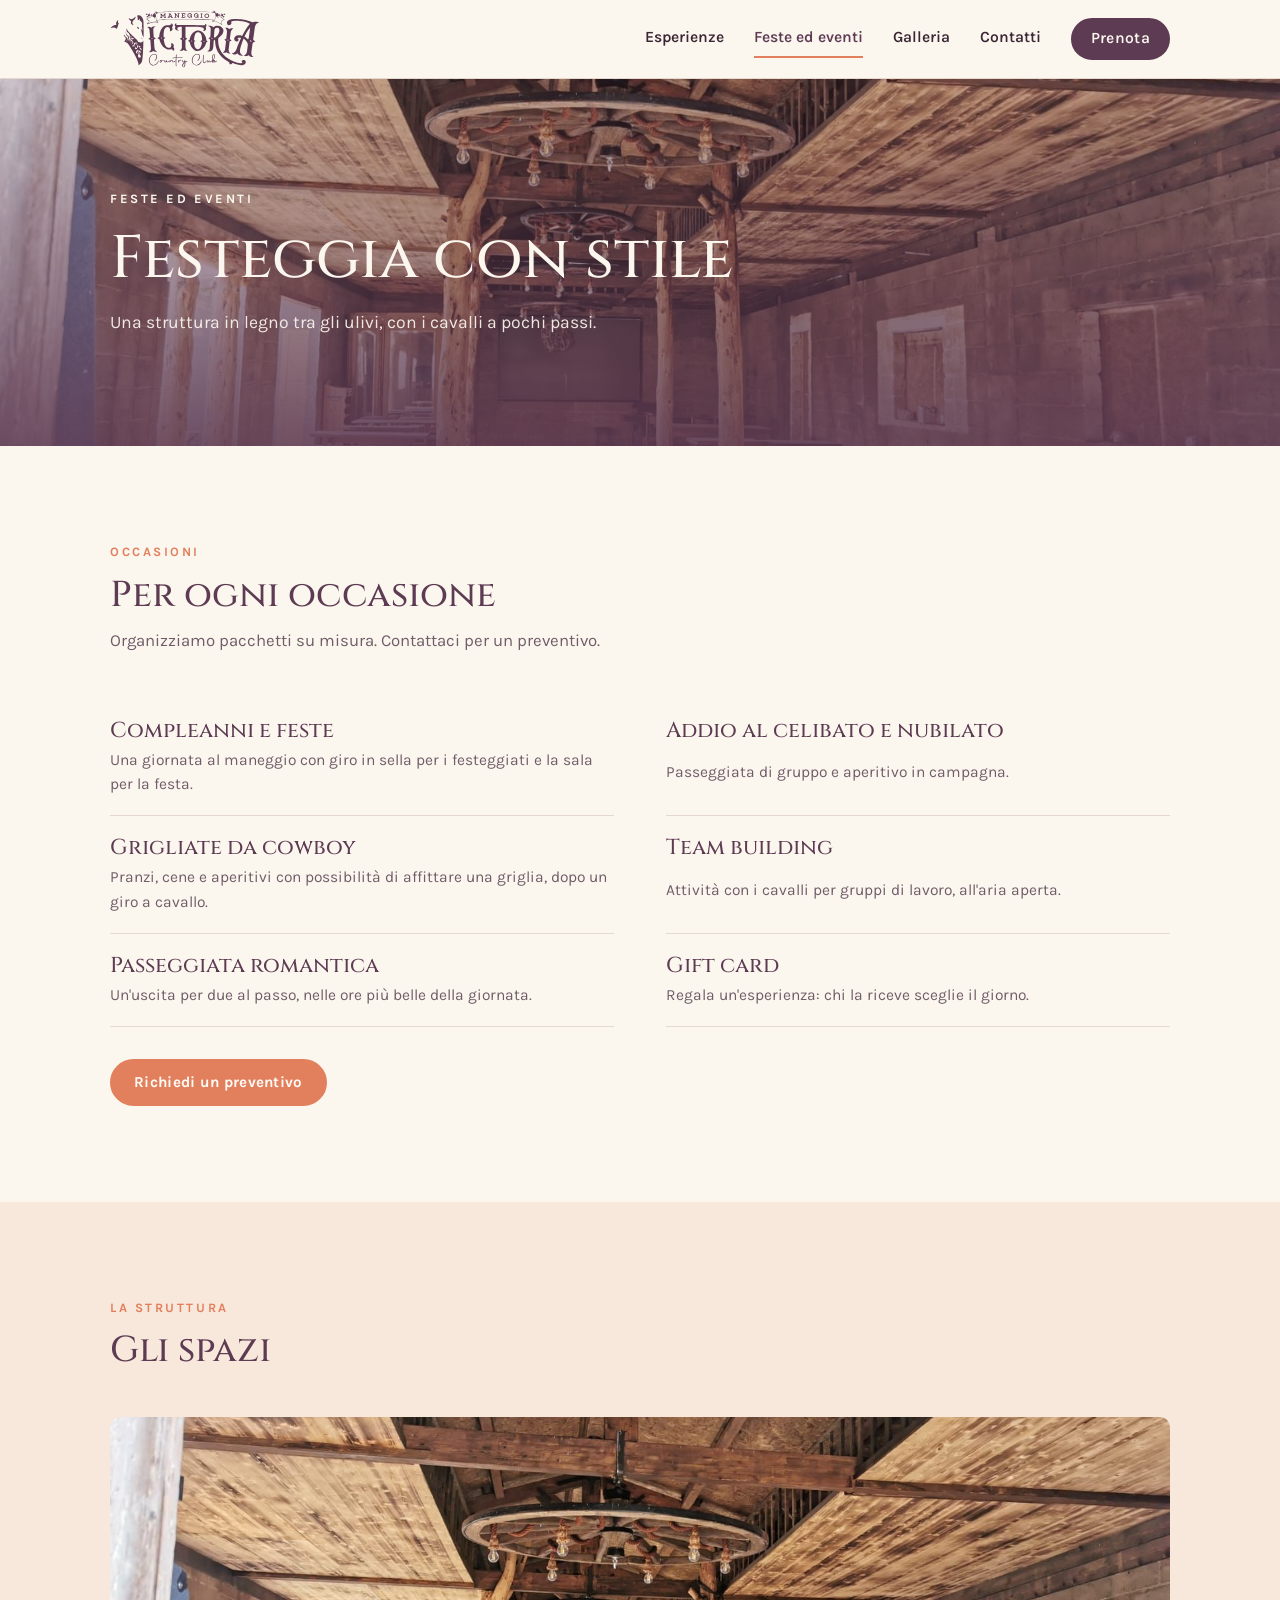
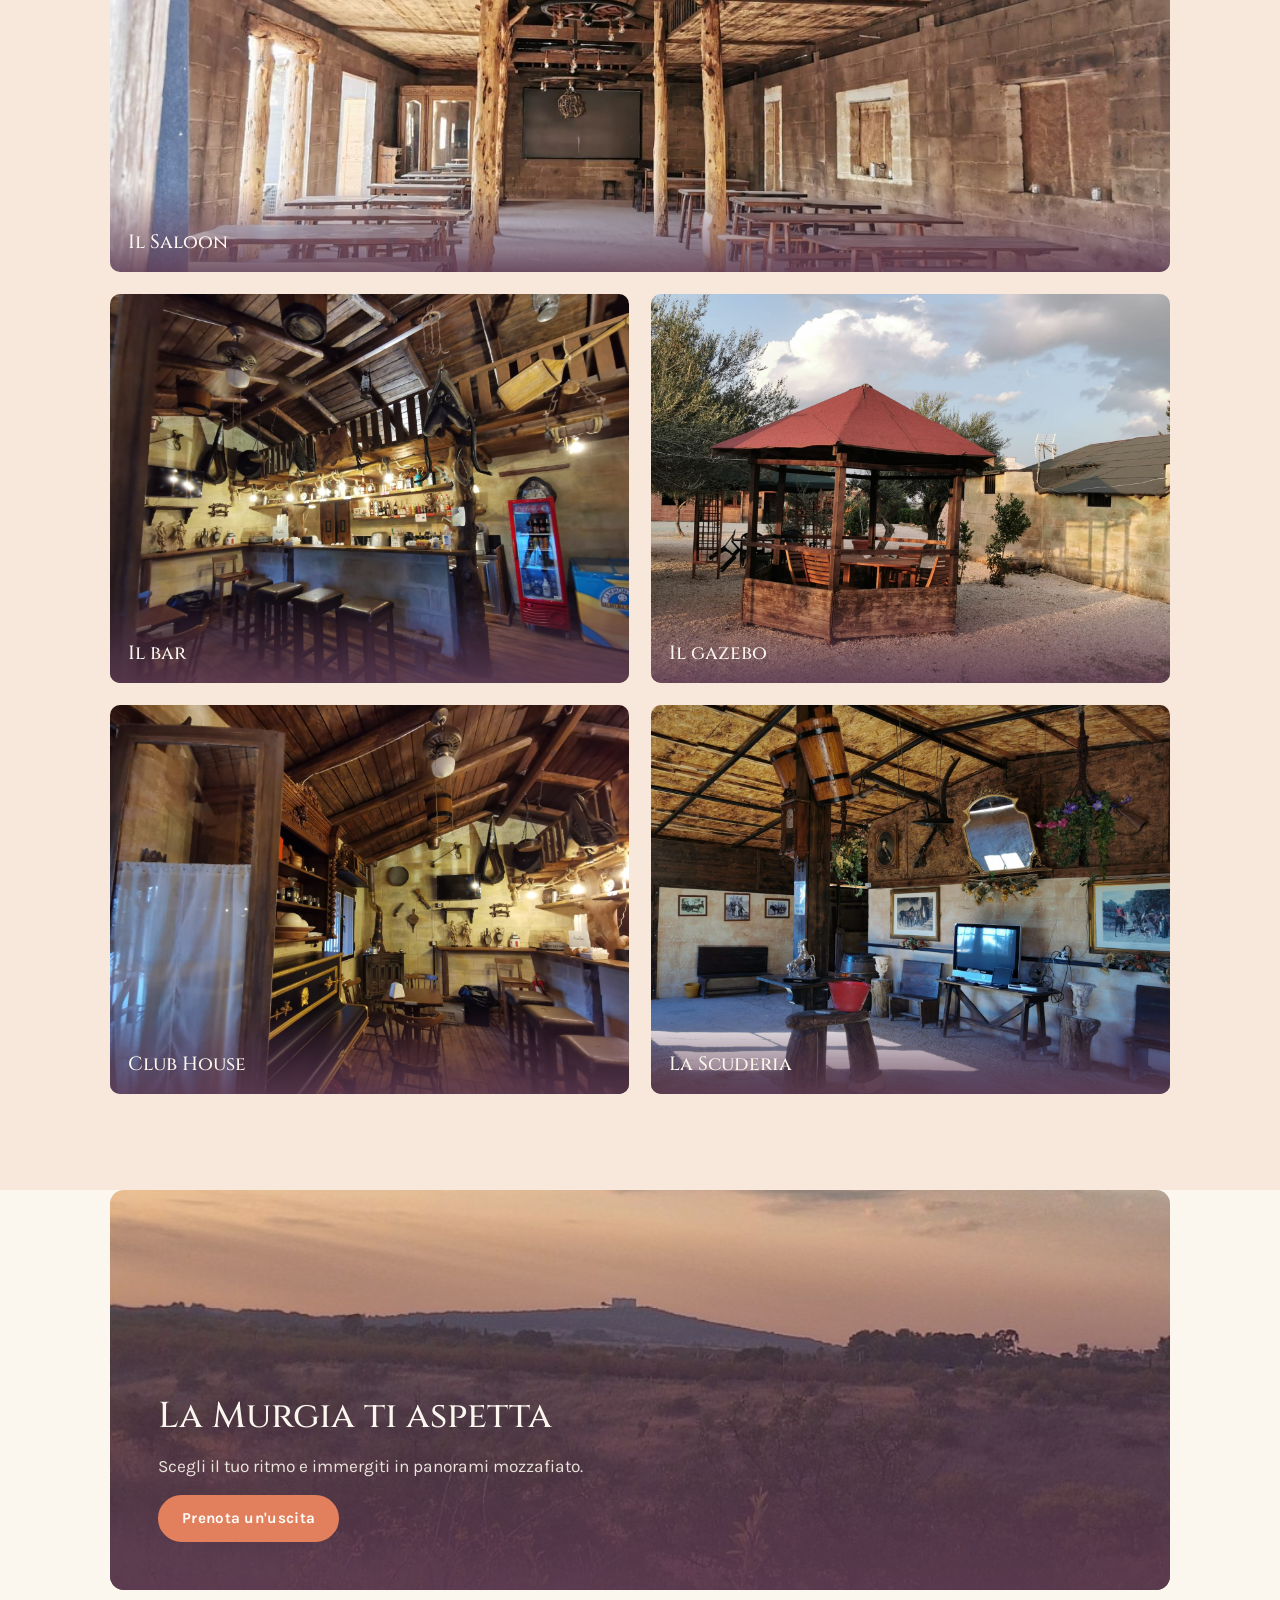
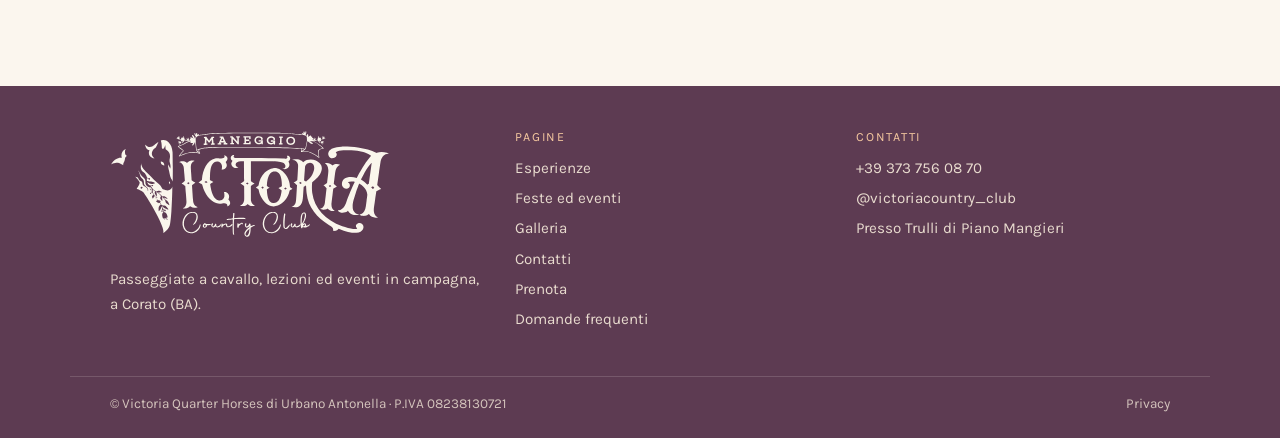
<file: eventi.html>
<!doctype html>
<html lang="it">
<head>
<meta name="viewport" content="width=device-width, initial-scale=1, viewport-fit=cover">
<meta charset="utf-8">
<title>Feste ed eventi · Maneggio Victoria</title>
<meta name="description" content="Compleanni, addii al celibato e nubilato, cene, aperitivi e team building al Maneggio Victoria Country Club di Corato.">
<link rel="canonical" href="https://maneggiovictoria.it/eventi">
<meta property="og:type" content="website">
<meta property="og:site_name" content="Maneggio Victoria Country Club">
<meta property="og:locale" content="it_IT">
<meta property="og:title" content="Feste ed eventi · Maneggio Victoria">
<meta property="og:description" content="Compleanni, addii al celibato e nubilato, cene, aperitivi e team building al Maneggio Victoria Country Club di Corato.">
<meta property="og:url" content="https://maneggiovictoria.it/eventi">
<meta property="og:image" content="https://maneggiovictoria.it/img/anteprima.jpg">
<meta property="og:image:width" content="1200">
<meta property="og:image:height" content="630">
<meta name="twitter:card" content="summary_large_image">

<link rel="icon" href="favicon.svg" type="image/svg+xml"><link rel="icon" href="favicon-32.png" sizes="32x32" type="image/png"><link rel="apple-touch-icon" href="apple-touch-icon.png">
<link rel="stylesheet" href="style.css">
</head>
<body>
<header class="site-header"><div class="wrap">
  <a href="./" class="logo" aria-label="Maneggio Victoria Country Club, home"></a>
  <button class="menu-toggle" id="menuBtn" aria-expanded="false" aria-controls="nav" aria-label="Apri il menu"><svg viewBox="0 0 24 24" fill="none" stroke="currentColor" stroke-width="2" stroke-linecap="round"><path d="M4 7h16M4 12h16M4 17h16"/></svg></button>
  <nav class="nav" id="nav" aria-label="Menu principale"><a href="esperienze">Esperienze</a><a href="eventi" aria-current="page">Feste ed eventi</a><a href="galleria">Galleria</a><a href="contatti">Contatti</a><a class="btn" href="prenota">Prenota</a></nav>
</div></header>
<main>
<section class="page-head"><img src="foto/sala-eventi.jpg" alt=""><div class="wrap"><span class="label">Feste ed eventi</span><h1>Festeggia con stile</h1><p>Una struttura in legno tra gli ulivi, con i cavalli a pochi passi.</p></div></section>

<section class="section"><div class="wrap">
  <div class="head"><span class="label">Occasioni</span><h2>Per ogni occasione</h2><p>Organizziamo pacchetti su misura. Contattaci per un preventivo.</p></div>
  <div class="occasions"><div class="occasion"><h3>Compleanni e feste</h3><p>Una giornata al maneggio con giro in sella per i festeggiati e la sala per la festa.</p></div><div class="occasion"><h3>Addio al celibato e nubilato</h3><p>Passeggiata di gruppo e aperitivo in campagna.</p></div><div class="occasion"><h3>Grigliate da cowboy</h3><p>Pranzi, cene e aperitivi con possibilità di affittare una griglia, dopo un giro a cavallo.</p></div><div class="occasion"><h3>Team building</h3><p>Attività con i cavalli per gruppi di lavoro, all'aria aperta.</p></div><div class="occasion"><h3>Passeggiata romantica</h3><p>Un'uscita per due al passo, nelle ore più belle della giornata.</p></div><div class="occasion"><h3>Gift card</h3><p>Regala un'esperienza: chi la riceve sceglie il giorno.</p></div></div>
  <div class="row" style="margin-top:32px"><a class="btn" href="contatti">Richiedi un preventivo</a></div>
</div></section>

<section class="section alt"><div class="wrap">
  <div class="head"><span class="label">La struttura</span><h2>Gli spazi</h2></div>
  <div class="spaces"><figure class="space" style="margin:0"><img src="foto/sala-eventi.jpg" alt="Il Saloon: Ampia sala in legno per feste e cene" loading="lazy"><figcaption><b>Il Saloon</b></figcaption></figure><figure class="space" style="margin:0"><img src="foto/bar.jpg" alt="Il bar: Bancone in stile country" loading="lazy"><figcaption><b>Il bar</b></figcaption></figure><figure class="space" style="margin:0"><img src="foto/gazebo.jpg" alt="Il gazebo: Tavoli all'aperto tra gli ulivi" loading="lazy"><figcaption><b>Il gazebo</b></figcaption></figure><figure class="space" style="margin:0"><img src="foto/bar-pianoforte.jpg" alt="Club House: Arredi d'epoca e stufa a legna" loading="lazy"><figcaption><b>Club House</b></figcaption></figure><figure class="space" style="margin:0"><img src="foto/sala-quadri.jpg" alt="La Scuderia: Stampe equestri e oggetti di campagna" loading="lazy"><figcaption><b>La Scuderia</b></figcaption></figure></div>
</div></section>
<section class="cta-wrap"><div class="wrap">
  <div class="cta-box">
    <img src="foto/panorama-murgia.jpg" alt="" loading="lazy">
    <div class="cta-text">
      <h2>La Murgia ti aspetta</h2>
      <p>Scegli il tuo ritmo e immergiti in panorami mozzafiato.</p>
      <div><a class="btn" href="prenota">Prenota un'uscita</a></div>
    </div>
  </div>
</div></section>
</main>
<footer class="site-footer"><div class="wrap">
  <div style="display:grid;gap:14px"><span class="logo" aria-hidden="true"></span><p>Passeggiate a cavallo, lezioni ed eventi in campagna, a Corato (BA).</p></div>
  <div><h3>Pagine</h3><ul><li><a href="esperienze">Esperienze</a></li><li><a href="eventi">Feste ed eventi</a></li><li><a href="galleria">Galleria</a></li><li><a href="contatti">Contatti</a></li><li><a href="prenota">Prenota</a></li><li><a href="faq">Domande frequenti</a></li></ul></div>
  <div><h3>Contatti</h3><ul><li>+39 373 756 08 70</li><li><a href="https://www.instagram.com/victoriacountry_club/" target="_blank" rel="noopener">@victoriacountry_club</a></li><li><a href="https://maps.app.goo.gl/tzsDVYJ72u7W7R2o7" target="_blank" rel="noopener">Presso Trulli di Piano Mangieri</a></li></ul></div>
</div><div class="wrap legal"><span>© Victoria Quarter Horses di Urbano Antonella · P.IVA 08238130721</span><a href="privacy">Privacy</a></div></footer>
<script src="site.js"></script>
</body>
</html>
</file>
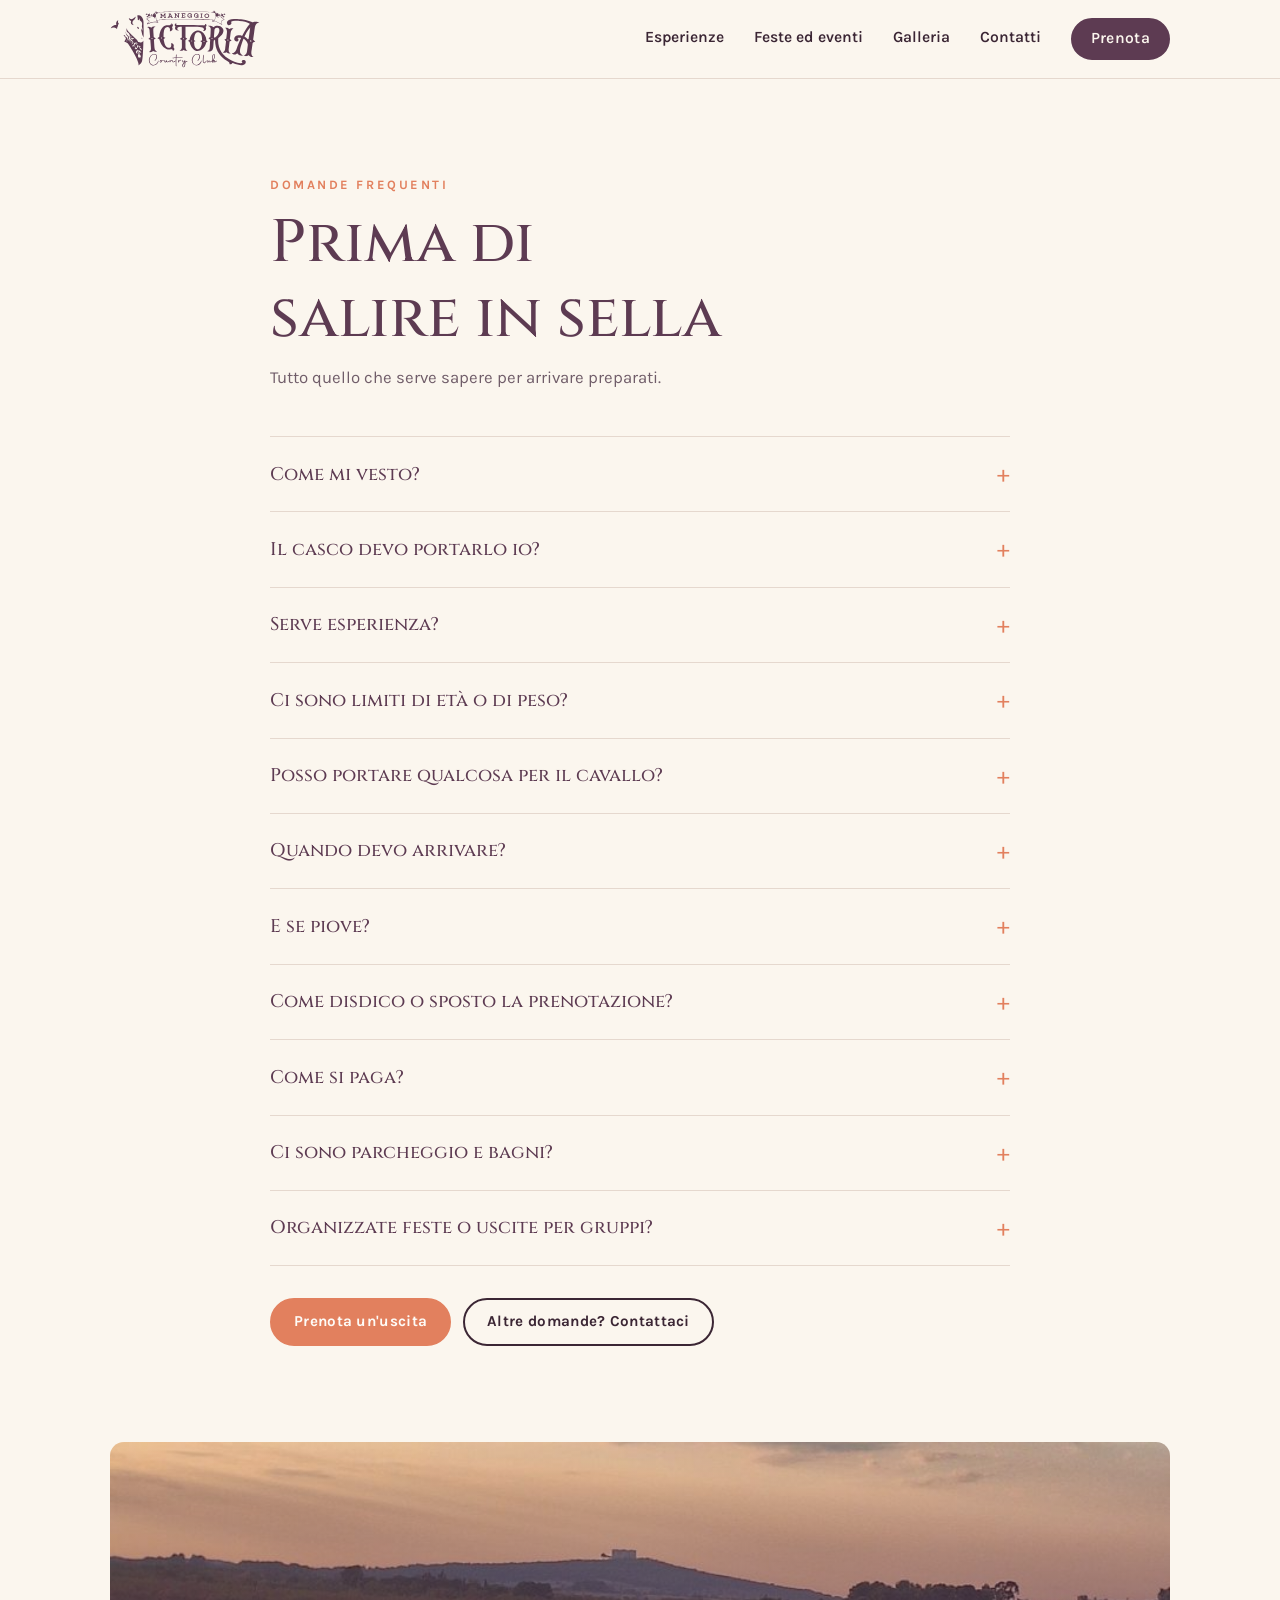
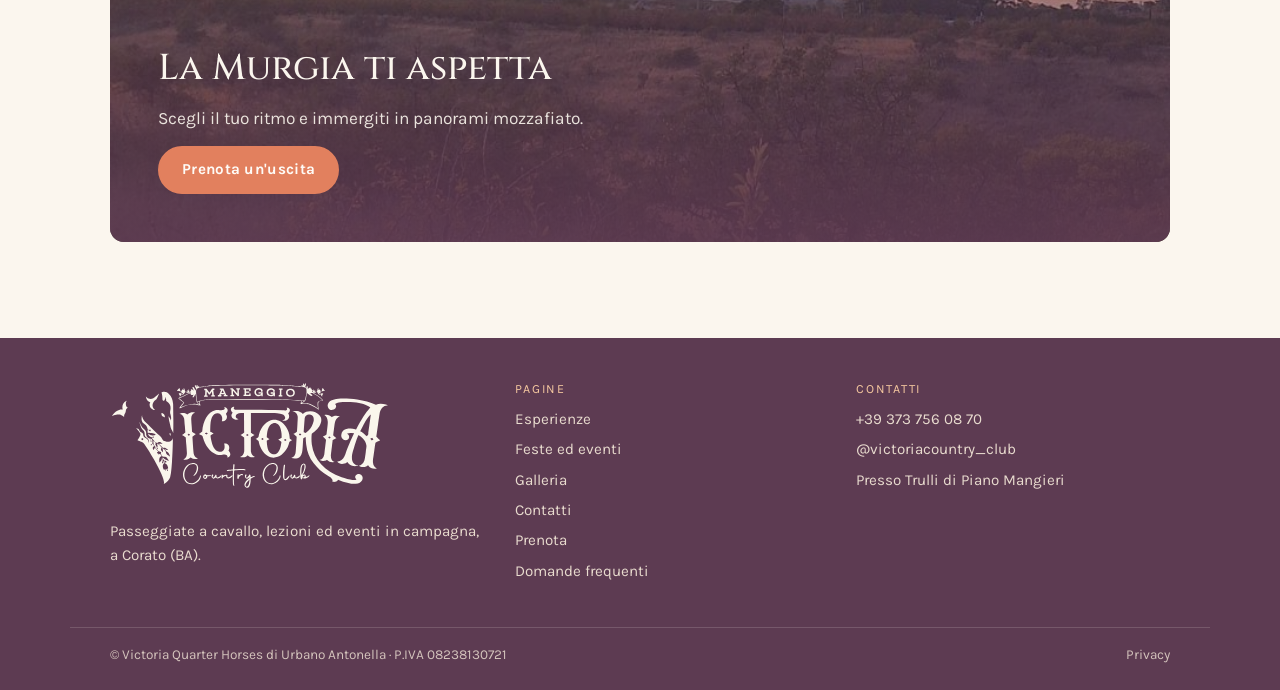
<file: faq.html>
<!doctype html>
<html lang="it">
<head>
<meta name="viewport" content="width=device-width, initial-scale=1, viewport-fit=cover">
<meta charset="utf-8">
<title>Domande frequenti · Maneggio Victoria</title>
<meta name="description" content="Come vestirsi, casco, livelli, maltempo, disdette e pagamenti: le domande più frequenti sul Maneggio Victoria Country Club.">
<link rel="canonical" href="https://maneggiovictoria.it/faq">
<meta property="og:type" content="website">
<meta property="og:site_name" content="Maneggio Victoria Country Club">
<meta property="og:locale" content="it_IT">
<meta property="og:title" content="Domande frequenti · Maneggio Victoria">
<meta property="og:description" content="Come vestirsi, casco, livelli, maltempo, disdette e pagamenti: le domande più frequenti sul Maneggio Victoria Country Club.">
<meta property="og:url" content="https://maneggiovictoria.it/faq">
<meta property="og:image" content="https://maneggiovictoria.it/img/anteprima.jpg">
<meta property="og:image:width" content="1200">
<meta property="og:image:height" content="630">
<meta name="twitter:card" content="summary_large_image">

<link rel="icon" href="favicon.svg" type="image/svg+xml"><link rel="icon" href="favicon-32.png" sizes="32x32" type="image/png"><link rel="apple-touch-icon" href="apple-touch-icon.png">
<link rel="stylesheet" href="style.css">
</head>
<body>
<header class="site-header"><div class="wrap">
  <a href="./" class="logo" aria-label="Maneggio Victoria Country Club, home"></a>
  <button class="menu-toggle" id="menuBtn" aria-expanded="false" aria-controls="nav" aria-label="Apri il menu"><svg viewBox="0 0 24 24" fill="none" stroke="currentColor" stroke-width="2" stroke-linecap="round"><path d="M4 7h16M4 12h16M4 17h16"/></svg></button>
  <nav class="nav" id="nav" aria-label="Menu principale"><a href="esperienze">Esperienze</a><a href="eventi">Feste ed eventi</a><a href="galleria">Galleria</a><a href="contatti">Contatti</a><a class="btn" href="prenota">Prenota</a></nav>
</div></header>
<main>
<section class="section"><div class="wrap" style="max-width:820px">
  <div class="head"><span class="label">Domande frequenti</span><h1>Prima di salire in sella</h1><p>Tutto quello che serve sapere per arrivare preparati.</p></div>
  <div class="faq"><details class="faq-item"><summary>Come mi vesto?</summary><p>Pantaloni lunghi e comodi, come tuta, jeans larghi o leggings, e scarpe chiuse con un piccolo tacco, come stivaletti o scarponcini: il tacco evita che il piede scivoli nella staffa. Meglio evitare pantaloncini, sandali e scarpe da ginnastica con la suola liscia. In estate porta cappellino, acqua e crema solare; in inverno vestiti a strati.</p></details><details class="faq-item"><summary>Il casco devo portarlo io?</summary><p>No, il casco te lo fornisce il maneggio. Se ne hai uno tuo, puoi portarlo.</p></details><details class="faq-item"><summary>Serve esperienza?</summary><p>No. Al momento della prenotazione scegli il tuo livello: Principiante, Amatore o Esperto. Antonella sceglie il cavallo e il percorso adatti a te. Chi non vuole salire in sella può scegliere il giro in carrozza.</p></details><details class="faq-item"><summary>Ci sono limiti di età o di peso?</summary><p>No, non ci sono limiti. Se hai dubbi, scrivici su WhatsApp e ne parliamo prima della prenotazione.</p></details><details class="faq-item"><summary>Posso portare qualcosa per il cavallo?</summary><p>Sì, se ti fa piacere: qualche carota o un cetriolo, da dare al cavallo alla fine dell'uscita per ringraziarlo. Chiedi ad Antonella come porgerglieli nel modo giusto.</p></details><details class="faq-item"><summary>Quando devo arrivare?</summary><p>Puntuale all'orario prenotato, così c'è il tempo di prepararsi e conoscere il cavallo prima di partire.</p></details><details class="faq-item"><summary>E se piove?</summary><p>Nessun problema: con il maltempo l'uscita si rimanda e si concorda insieme un'altra data.</p></details><details class="faq-item"><summary>Come disdico o sposto la prenotazione?</summary><p>Scrivici su WhatsApp al +39 373 756 08 70 entro il giorno prima.</p></details><details class="faq-item"><summary>Come si paga?</summary><p>In contanti al maneggio oppure con bonifico.</p></details><details class="faq-item"><summary>Ci sono parcheggio e bagni?</summary><p>Sì, la struttura ha il parcheggio e i bagni.</p></details><details class="faq-item"><summary>Organizzate feste o uscite per gruppi?</summary><p>Sì: compleanni, addii al celibato e nubilato, grigliate e team building. Trovi tutto nella pagina <a class="link" href="eventi">Feste ed eventi</a>.</p></details></div>
  <div class="row" style="margin-top:32px"><a class="btn" href="prenota">Prenota un'uscita</a><a class="btn line" href="contatti">Altre domande? Contattaci</a></div>
</div></section>
<section class="cta-wrap"><div class="wrap">
  <div class="cta-box">
    <img src="foto/panorama-murgia.jpg" alt="" loading="lazy">
    <div class="cta-text">
      <h2>La Murgia ti aspetta</h2>
      <p>Scegli il tuo ritmo e immergiti in panorami mozzafiato.</p>
      <div><a class="btn" href="prenota">Prenota un'uscita</a></div>
    </div>
  </div>
</div></section>
</main>
<footer class="site-footer"><div class="wrap">
  <div style="display:grid;gap:14px"><span class="logo" aria-hidden="true"></span><p>Passeggiate a cavallo, lezioni ed eventi in campagna, a Corato (BA).</p></div>
  <div><h3>Pagine</h3><ul><li><a href="esperienze">Esperienze</a></li><li><a href="eventi">Feste ed eventi</a></li><li><a href="galleria">Galleria</a></li><li><a href="contatti">Contatti</a></li><li><a href="prenota">Prenota</a></li><li><a href="faq">Domande frequenti</a></li></ul></div>
  <div><h3>Contatti</h3><ul><li>+39 373 756 08 70</li><li><a href="https://www.instagram.com/victoriacountry_club/" target="_blank" rel="noopener">@victoriacountry_club</a></li><li><a href="https://maps.app.goo.gl/tzsDVYJ72u7W7R2o7" target="_blank" rel="noopener">Presso Trulli di Piano Mangieri</a></li></ul></div>
</div><div class="wrap legal"><span>© Victoria Quarter Horses di Urbano Antonella · P.IVA 08238130721</span><a href="privacy">Privacy</a></div></footer>
<script src="site.js"></script>
</body>
</html>
</file>
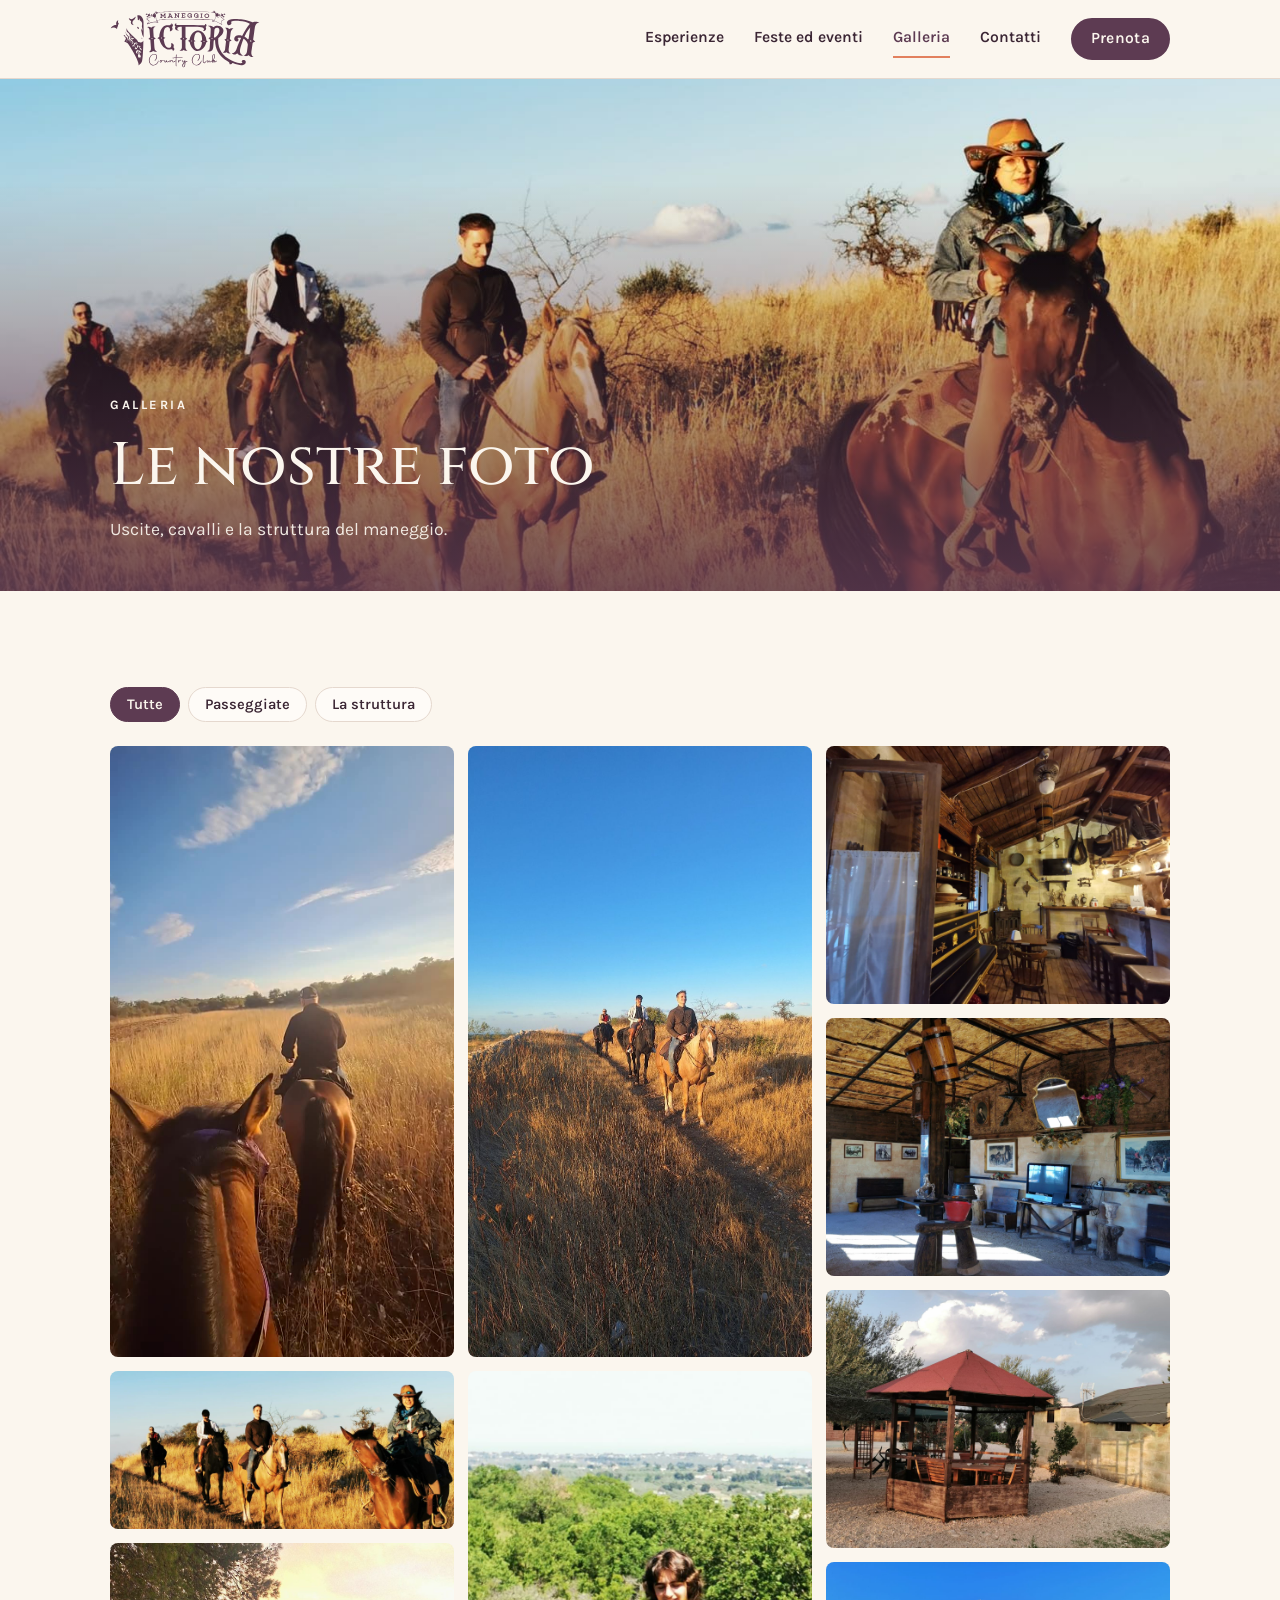
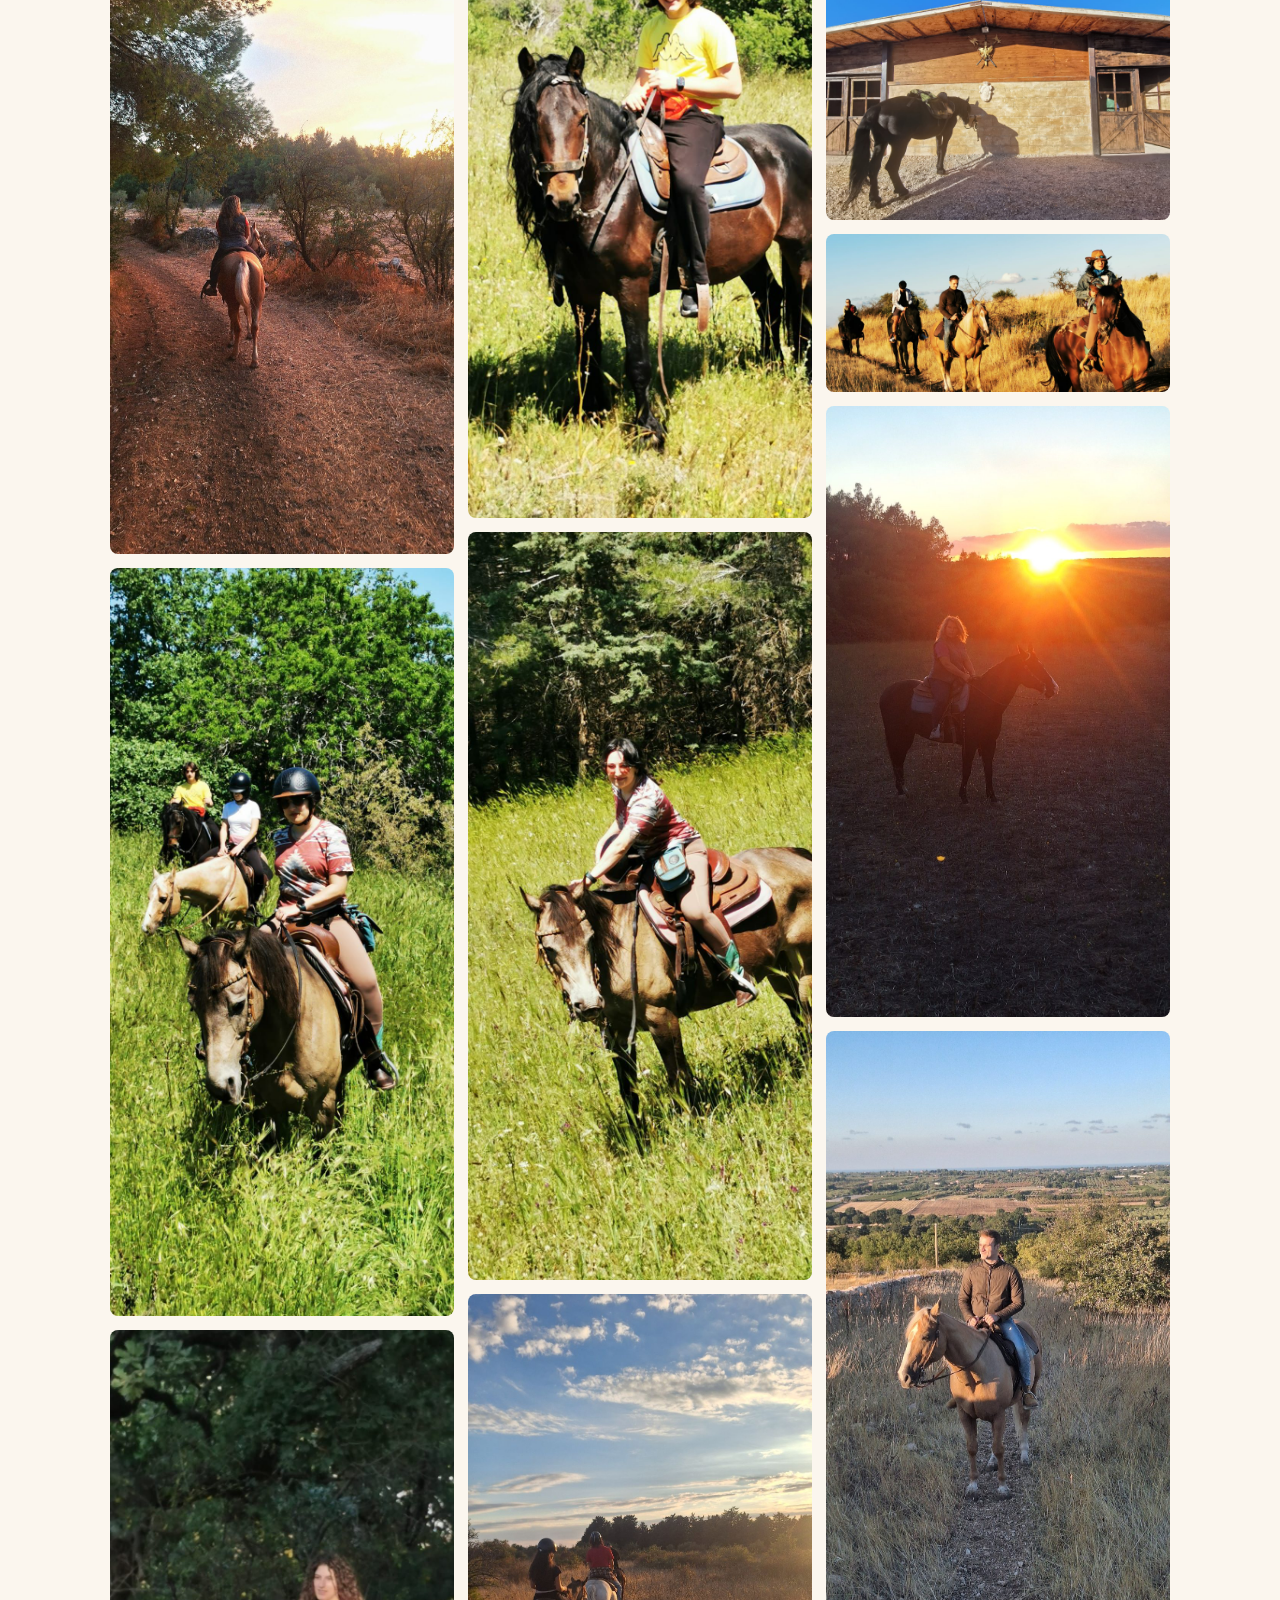
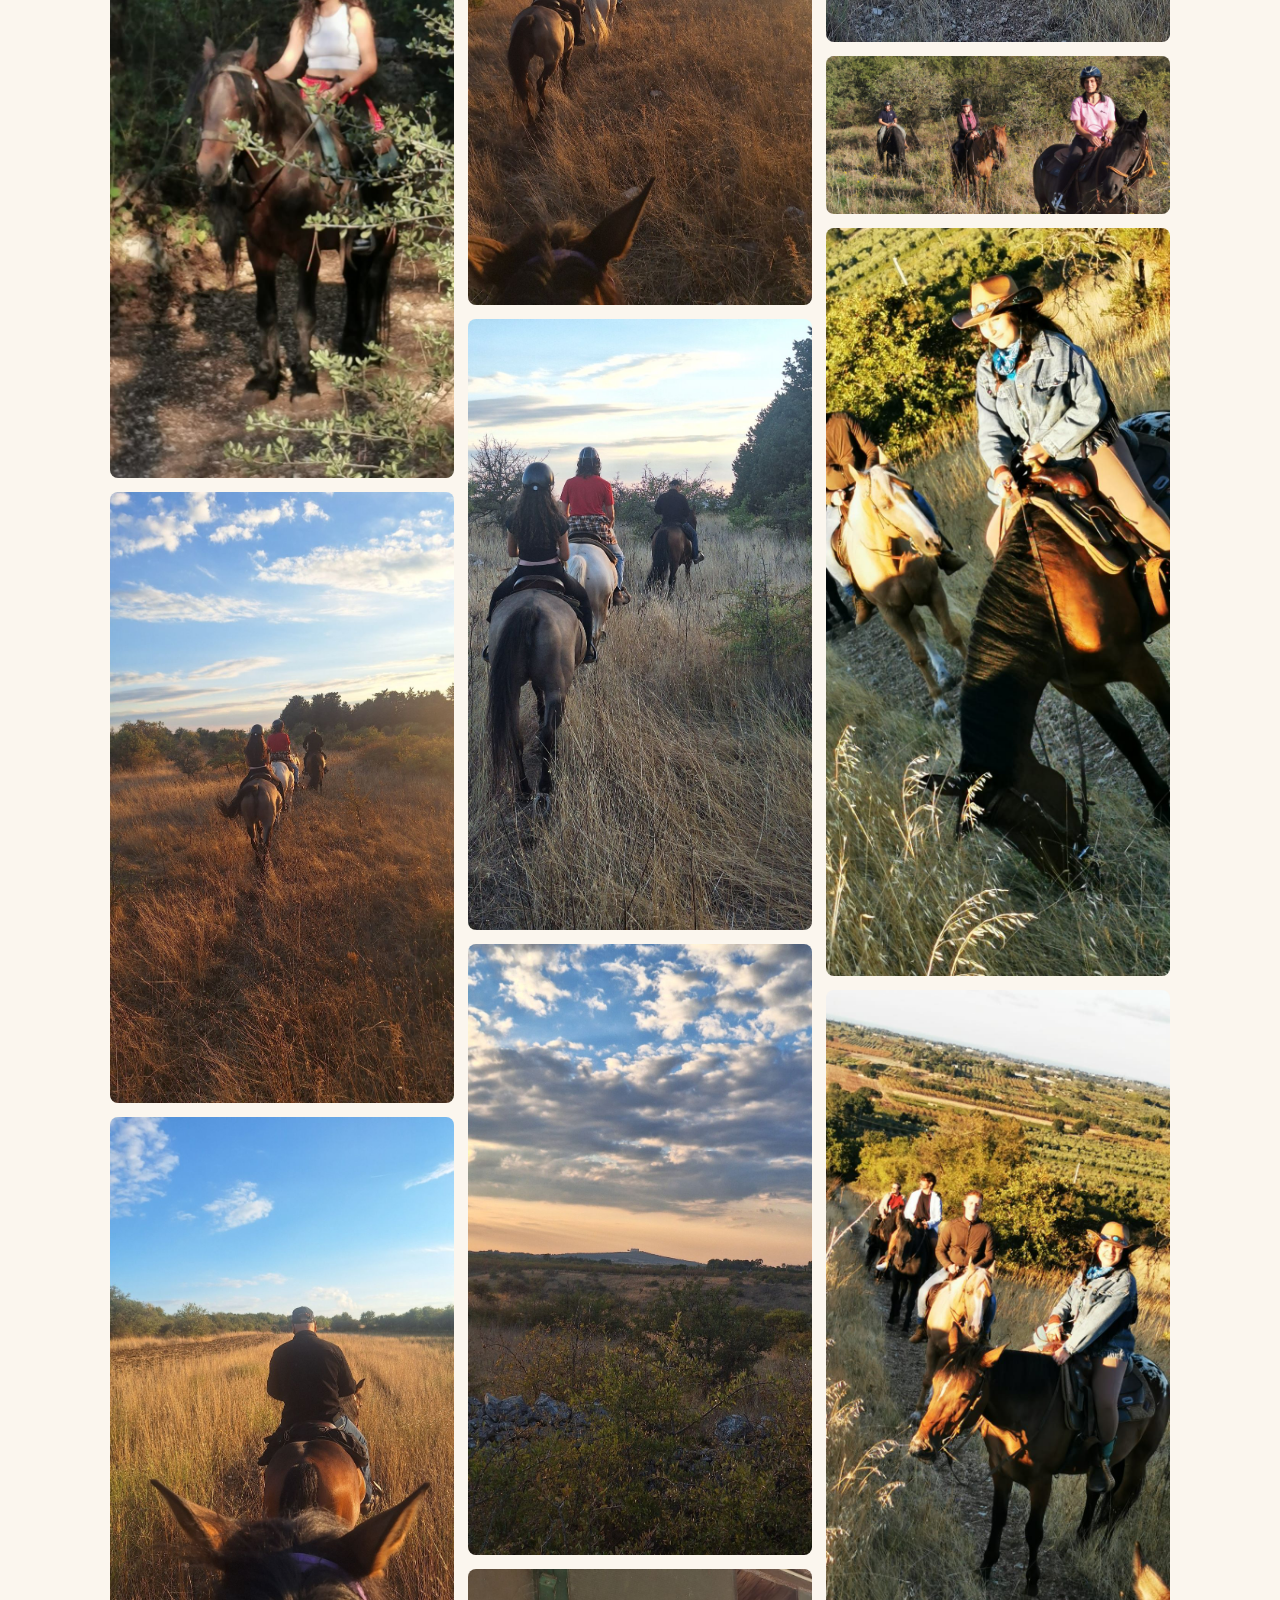
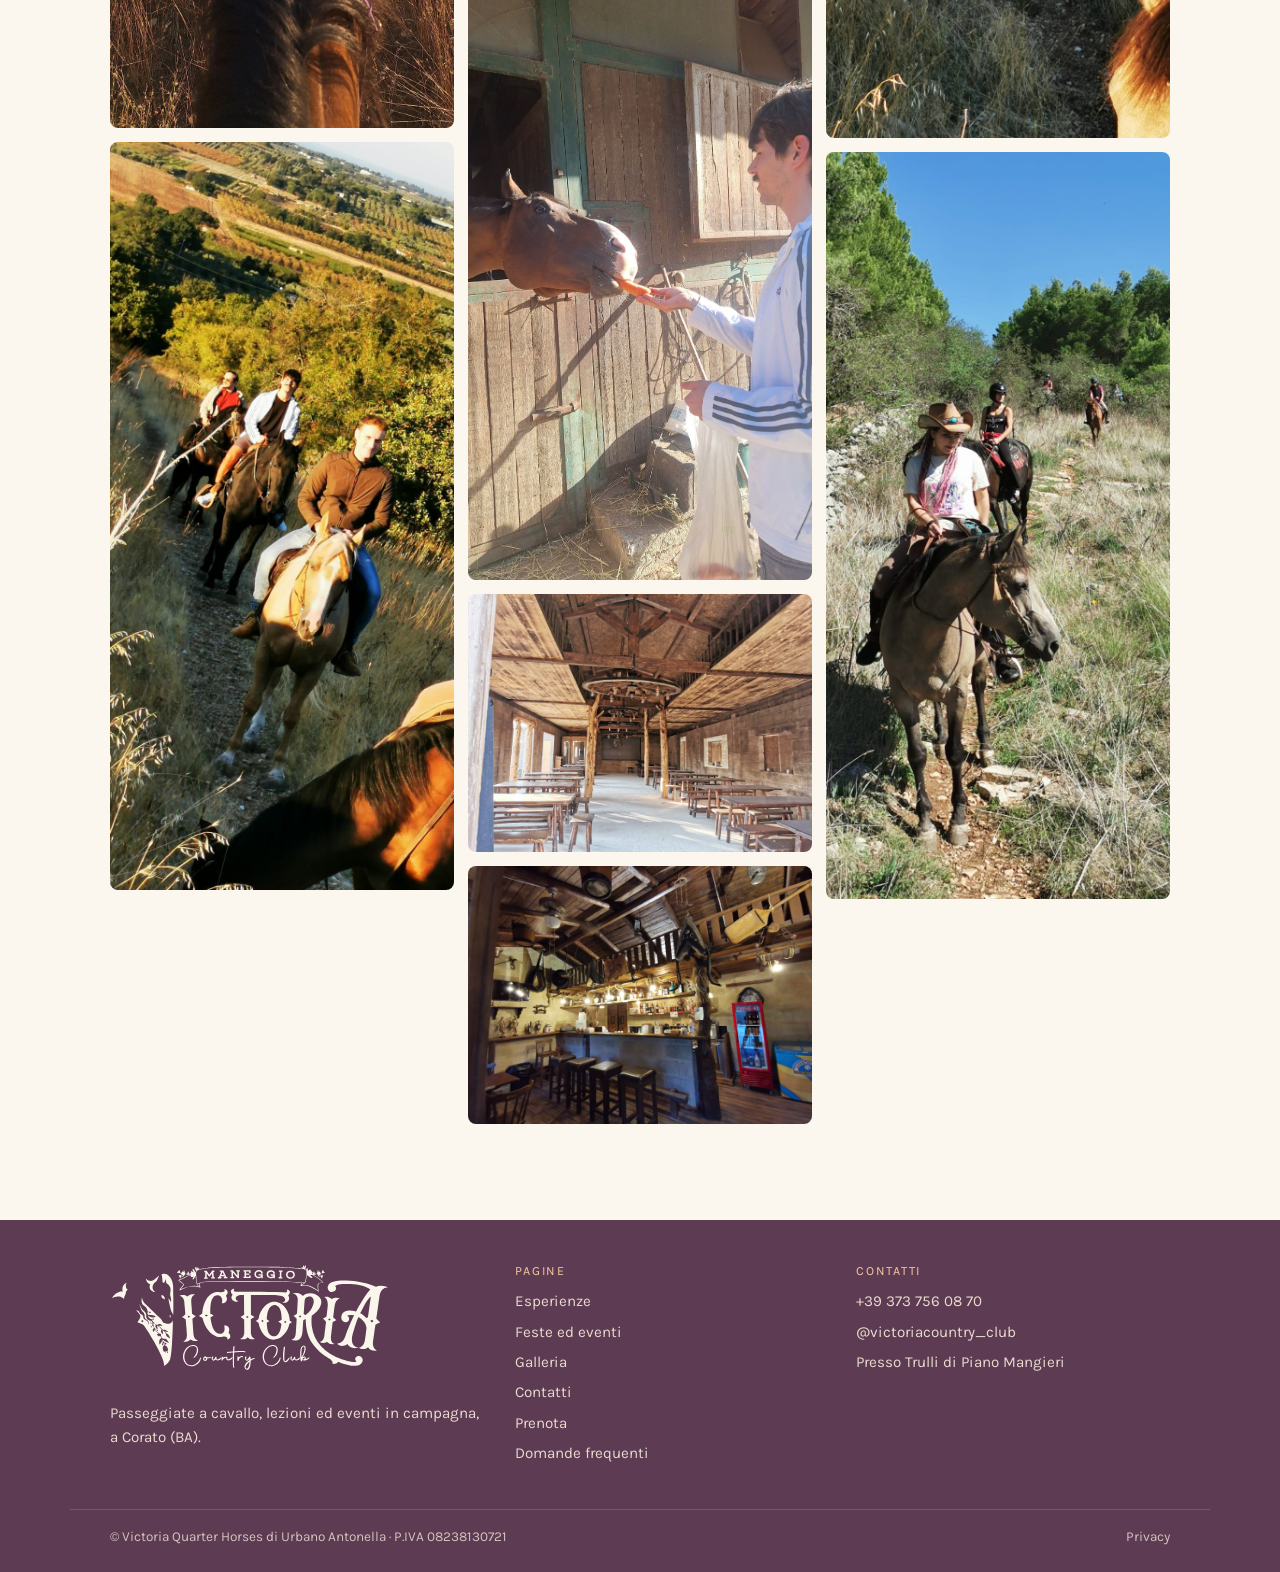
<file: galleria.html>
<!doctype html>
<html lang="it">
<head>
<meta name="viewport" content="width=device-width, initial-scale=1, viewport-fit=cover">
<meta charset="utf-8">
<title>Galleria · Maneggio Victoria</title>
<meta name="description" content="Foto delle passeggiate a cavallo, dei cavalli e della struttura del Maneggio Victoria Country Club.">
<link rel="canonical" href="https://maneggiovictoria.it/galleria">
<meta property="og:type" content="website">
<meta property="og:site_name" content="Maneggio Victoria Country Club">
<meta property="og:locale" content="it_IT">
<meta property="og:title" content="Galleria · Maneggio Victoria">
<meta property="og:description" content="Foto delle passeggiate a cavallo, dei cavalli e della struttura del Maneggio Victoria Country Club.">
<meta property="og:url" content="https://maneggiovictoria.it/galleria">
<meta property="og:image" content="https://maneggiovictoria.it/img/anteprima.jpg">
<meta property="og:image:width" content="1200">
<meta property="og:image:height" content="630">
<meta name="twitter:card" content="summary_large_image">

<link rel="icon" href="favicon.svg" type="image/svg+xml"><link rel="icon" href="favicon-32.png" sizes="32x32" type="image/png"><link rel="apple-touch-icon" href="apple-touch-icon.png">
<link rel="stylesheet" href="style.css">
</head>
<body>
<header class="site-header"><div class="wrap">
  <a href="./" class="logo" aria-label="Maneggio Victoria Country Club, home"></a>
  <button class="menu-toggle" id="menuBtn" aria-expanded="false" aria-controls="nav" aria-label="Apri il menu"><svg viewBox="0 0 24 24" fill="none" stroke="currentColor" stroke-width="2" stroke-linecap="round"><path d="M4 7h16M4 12h16M4 17h16"/></svg></button>
  <nav class="nav" id="nav" aria-label="Menu principale"><a href="esperienze">Esperienze</a><a href="eventi">Feste ed eventi</a><a href="galleria" aria-current="page">Galleria</a><a href="contatti">Contatti</a><a class="btn" href="prenota">Prenota</a></nav>
</div></header>
<main>
<section class="page-head page-head-tall"><img src="foto/gruppo-cowgirl.jpg" alt=""><div class="wrap"><span class="label">Galleria</span><h1>Le nostre foto</h1><p>Uscite, cavalli e la struttura del maneggio.</p></div></section>
<section class="section"><div class="wrap">
  <div class="filters" id="filters" role="group" aria-label="Filtra le foto"></div>
  <div class="gallery" id="gallery" aria-live="polite"><p class="muted">Caricamento foto…</p></div>
</div></section>
<div class="lightbox" id="lightbox" hidden role="dialog" aria-modal="true" aria-label="Foto ingrandita">
  <button class="lb-close" id="lbClose" aria-label="Chiudi">×</button>
  <button class="lb-prev" id="lbPrev" aria-label="Foto precedente">‹</button>
  <figure style="margin:0"><img id="lbImg" alt=""><video id="lbVid" muted loop playsinline controls hidden></video></figure>
  <button class="lb-next" id="lbNext" aria-label="Foto successiva">›</button>
</div>
</main>
<footer class="site-footer"><div class="wrap">
  <div style="display:grid;gap:14px"><span class="logo" aria-hidden="true"></span><p>Passeggiate a cavallo, lezioni ed eventi in campagna, a Corato (BA).</p></div>
  <div><h3>Pagine</h3><ul><li><a href="esperienze">Esperienze</a></li><li><a href="eventi">Feste ed eventi</a></li><li><a href="galleria">Galleria</a></li><li><a href="contatti">Contatti</a></li><li><a href="prenota">Prenota</a></li><li><a href="faq">Domande frequenti</a></li></ul></div>
  <div><h3>Contatti</h3><ul><li>+39 373 756 08 70</li><li><a href="https://www.instagram.com/victoriacountry_club/" target="_blank" rel="noopener">@victoriacountry_club</a></li><li><a href="https://maps.app.goo.gl/tzsDVYJ72u7W7R2o7" target="_blank" rel="noopener">Presso Trulli di Piano Mangieri</a></li></ul></div>
</div><div class="wrap legal"><span>© Victoria Quarter Horses di Urbano Antonella · P.IVA 08238130721</span><a href="privacy">Privacy</a></div></footer>
<script src="site.js"></script><script src="galleria.js"></script>
</body>
</html>
</file>
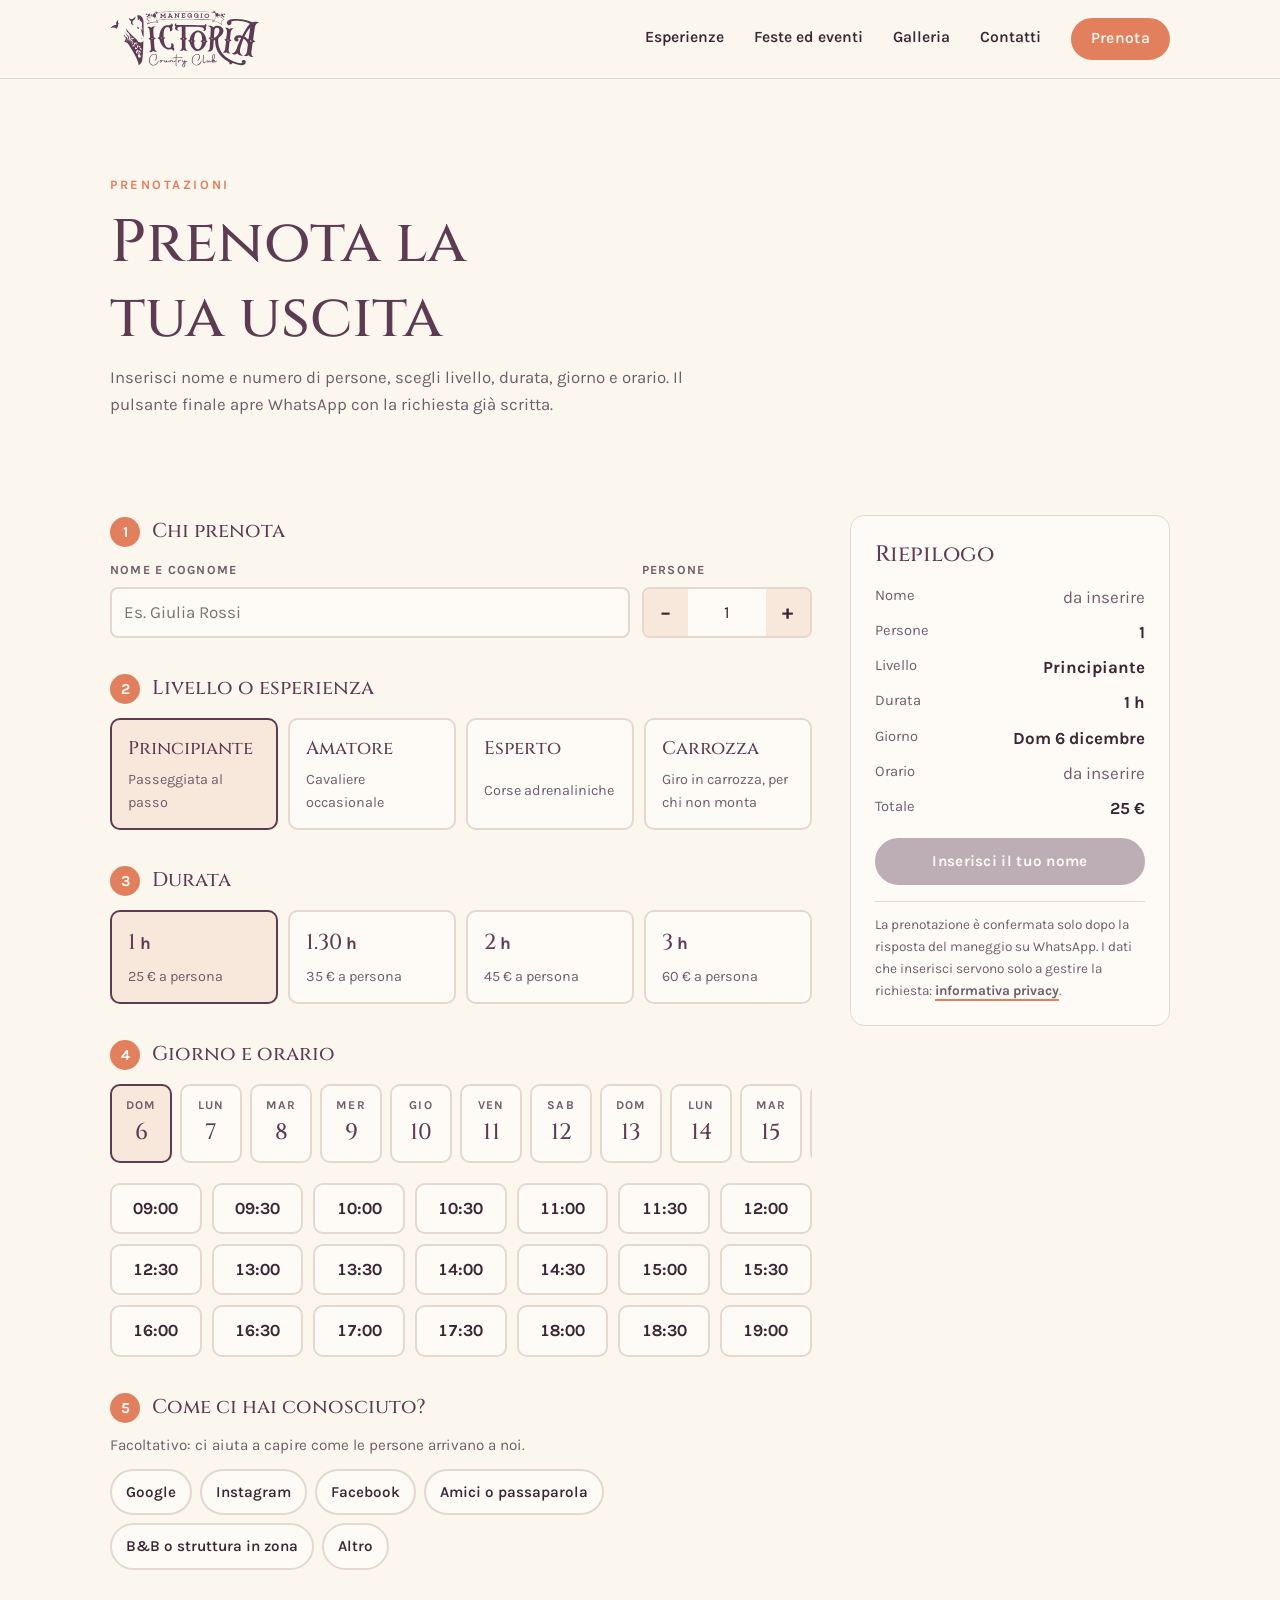
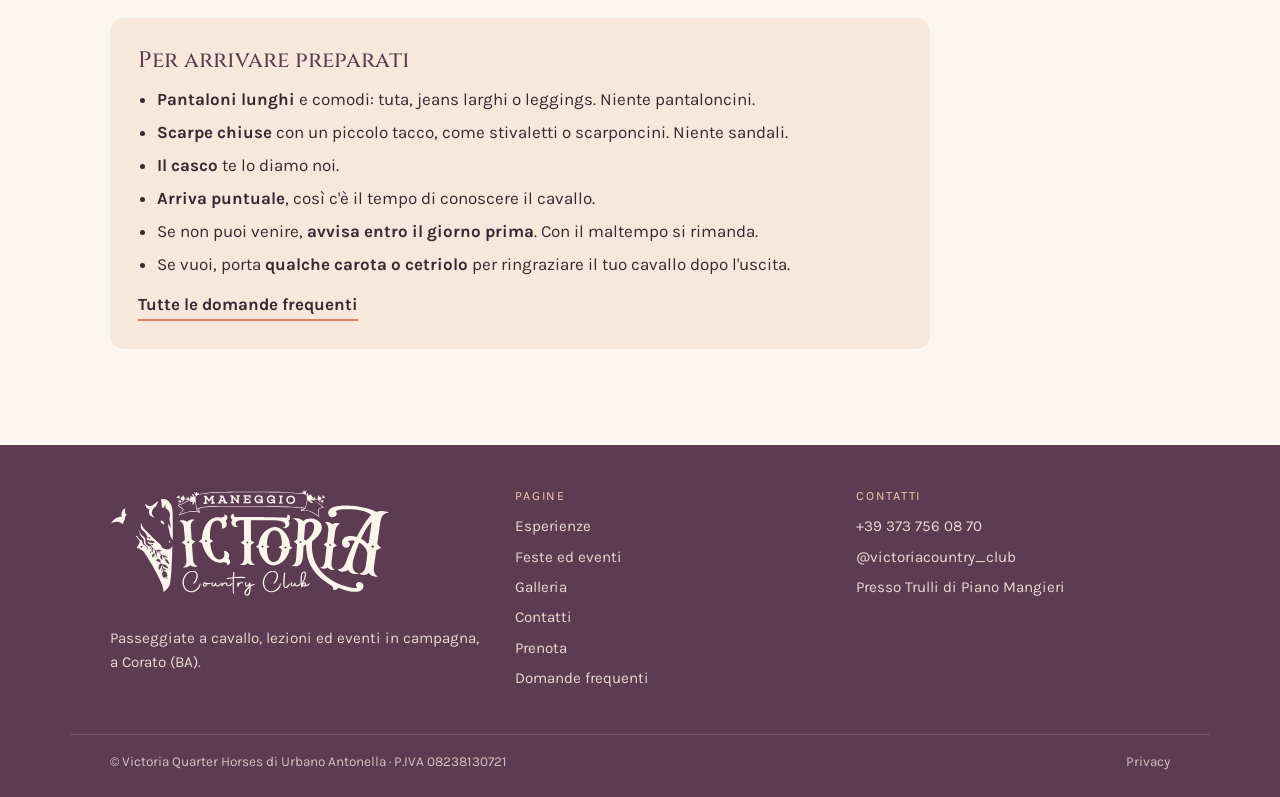
<file: prenota.html>
<!doctype html>
<html lang="it">
<head>
<meta name="viewport" content="width=device-width, initial-scale=1, viewport-fit=cover">
<meta charset="utf-8">
<title>Prenota · Maneggio Victoria</title>
<meta name="description" content="Prenota una passeggiata a cavallo da 1 h, 1.30 h, 2 h o 3 h al Maneggio Victoria Country Club.">
<link rel="canonical" href="https://maneggiovictoria.it/prenota">
<meta property="og:type" content="website">
<meta property="og:site_name" content="Maneggio Victoria Country Club">
<meta property="og:locale" content="it_IT">
<meta property="og:title" content="Prenota · Maneggio Victoria">
<meta property="og:description" content="Prenota una passeggiata a cavallo da 1 h, 1.30 h, 2 h o 3 h al Maneggio Victoria Country Club.">
<meta property="og:url" content="https://maneggiovictoria.it/prenota">
<meta property="og:image" content="https://maneggiovictoria.it/img/anteprima.jpg">
<meta property="og:image:width" content="1200">
<meta property="og:image:height" content="630">
<meta name="twitter:card" content="summary_large_image">

<link rel="icon" href="favicon.svg" type="image/svg+xml"><link rel="icon" href="favicon-32.png" sizes="32x32" type="image/png"><link rel="apple-touch-icon" href="apple-touch-icon.png">
<link rel="stylesheet" href="style.css">
</head>
<body>
<header class="site-header"><div class="wrap">
  <a href="./" class="logo" aria-label="Maneggio Victoria Country Club, home"></a>
  <button class="menu-toggle" id="menuBtn" aria-expanded="false" aria-controls="nav" aria-label="Apri il menu"><svg viewBox="0 0 24 24" fill="none" stroke="currentColor" stroke-width="2" stroke-linecap="round"><path d="M4 7h16M4 12h16M4 17h16"/></svg></button>
  <nav class="nav" id="nav" aria-label="Menu principale"><a href="esperienze">Esperienze</a><a href="eventi">Feste ed eventi</a><a href="galleria">Galleria</a><a href="contatti">Contatti</a><a class="btn" href="prenota" aria-current="page">Prenota</a></nav>
</div></header>
<main>
<section class="section" style="padding-bottom:0"><div class="wrap"><div class="head" style="margin-bottom:0"><span class="label">Prenotazioni</span><h1>Prenota la tua uscita</h1><p>Inserisci nome e numero di persone, scegli livello, durata, giorno e orario. Il pulsante finale apre WhatsApp con la richiesta già scritta.</p></div></div></section>
<section class="section"><div class="wrap">
<form class="book" id="bookForm" novalidate>
  <div class="steps">
    <fieldset class="step"><legend><span class="n">1</span>Chi prenota</legend>
      <div class="form">
        <div class="field"><label for="fName">Nome e cognome</label><input id="fName" autocomplete="name" placeholder="Es. Giulia Rossi"></div>
        <div class="field"><label for="fPeople">Persone</label>
          <div class="stepper"><button type="button" id="pMinus" aria-label="Una persona in meno">−</button><input id="fPeople" type="number" inputmode="numeric" min="1" max="20" value="1"><button type="button" id="pPlus" aria-label="Una persona in più">+</button></div>
        </div>
      </div>
    </fieldset>
    <fieldset class="step"><legend><span class="n">2</span>Livello o esperienza</legend><div class="choices ch-levels" id="levels"></div></fieldset>
    <fieldset class="step"><legend><span class="n">3</span>Durata</legend><div class="choices ch-durs" id="durs"></div></fieldset>
    <fieldset class="step"><legend><span class="n">4</span>Giorno e orario</legend><div class="days" id="days"></div><div class="choices ch-slots" id="slots"></div><p class="hint" id="slotHint"></p></fieldset>
    <fieldset class="step"><legend><span class="n">5</span>Come ci hai conosciuto?</legend><p class="src-note">Facoltativo: ci aiuta a capire come le persone arrivano a noi.</p><div class="choices ch-src" id="srcs"></div></fieldset>
  </div>
  <aside class="summary" aria-live="polite">
    <h2 style="font-size:1.4rem">Riepilogo</h2>
    <dl id="sum"></dl>
    <button class="btn plum" type="submit" id="sendBtn" disabled>Completa i passaggi</button>
    <p class="hint" id="sent" hidden>In WhatsApp trovi il messaggio già scritto: premi Invia per mandarlo. Se la chat non si apre, scrivici al +39 373 756 08 70.</p>
    <p class="note">La prenotazione è confermata solo dopo la risposta del maneggio su WhatsApp. I dati che inserisci servono solo a gestire la richiesta: <a class="link" href="privacy">informativa privacy</a>.</p>
  </aside>
</form>
<aside class="prep" aria-labelledby="prep-t">
  <h2 id="prep-t">Per arrivare preparati</h2>
  <ul>
    <li><b>Pantaloni lunghi</b> e comodi: tuta, jeans larghi o leggings. Niente pantaloncini.</li>
    <li><b>Scarpe chiuse</b> con un piccolo tacco, come stivaletti o scarponcini. Niente sandali.</li>
    <li><b>Il casco</b> te lo diamo noi.</li>
    <li><b>Arriva puntuale</b>, così c'è il tempo di conoscere il cavallo.</li>
    <li>Se non puoi venire, <b>avvisa entro il giorno prima</b>. Con il maltempo si rimanda.</li>
    <li>Se vuoi, porta <b>qualche carota o cetriolo</b> per ringraziare il tuo cavallo dopo l'uscita.</li>
  </ul>
  <a class="link" href="faq">Tutte le domande frequenti</a>
</aside>
</div></section>
</main>
<footer class="site-footer"><div class="wrap">
  <div style="display:grid;gap:14px"><span class="logo" aria-hidden="true"></span><p>Passeggiate a cavallo, lezioni ed eventi in campagna, a Corato (BA).</p></div>
  <div><h3>Pagine</h3><ul><li><a href="esperienze">Esperienze</a></li><li><a href="eventi">Feste ed eventi</a></li><li><a href="galleria">Galleria</a></li><li><a href="contatti">Contatti</a></li><li><a href="prenota">Prenota</a></li><li><a href="faq">Domande frequenti</a></li></ul></div>
  <div><h3>Contatti</h3><ul><li>+39 373 756 08 70</li><li><a href="https://www.instagram.com/victoriacountry_club/" target="_blank" rel="noopener">@victoriacountry_club</a></li><li><a href="https://maps.app.goo.gl/tzsDVYJ72u7W7R2o7" target="_blank" rel="noopener">Presso Trulli di Piano Mangieri</a></li></ul></div>
</div><div class="wrap legal"><span>© Victoria Quarter Horses di Urbano Antonella · P.IVA 08238130721</span><a href="privacy">Privacy</a></div></footer>
<script src="site.js"></script><script src="prenota.js"></script>
</body>
</html>
</file>
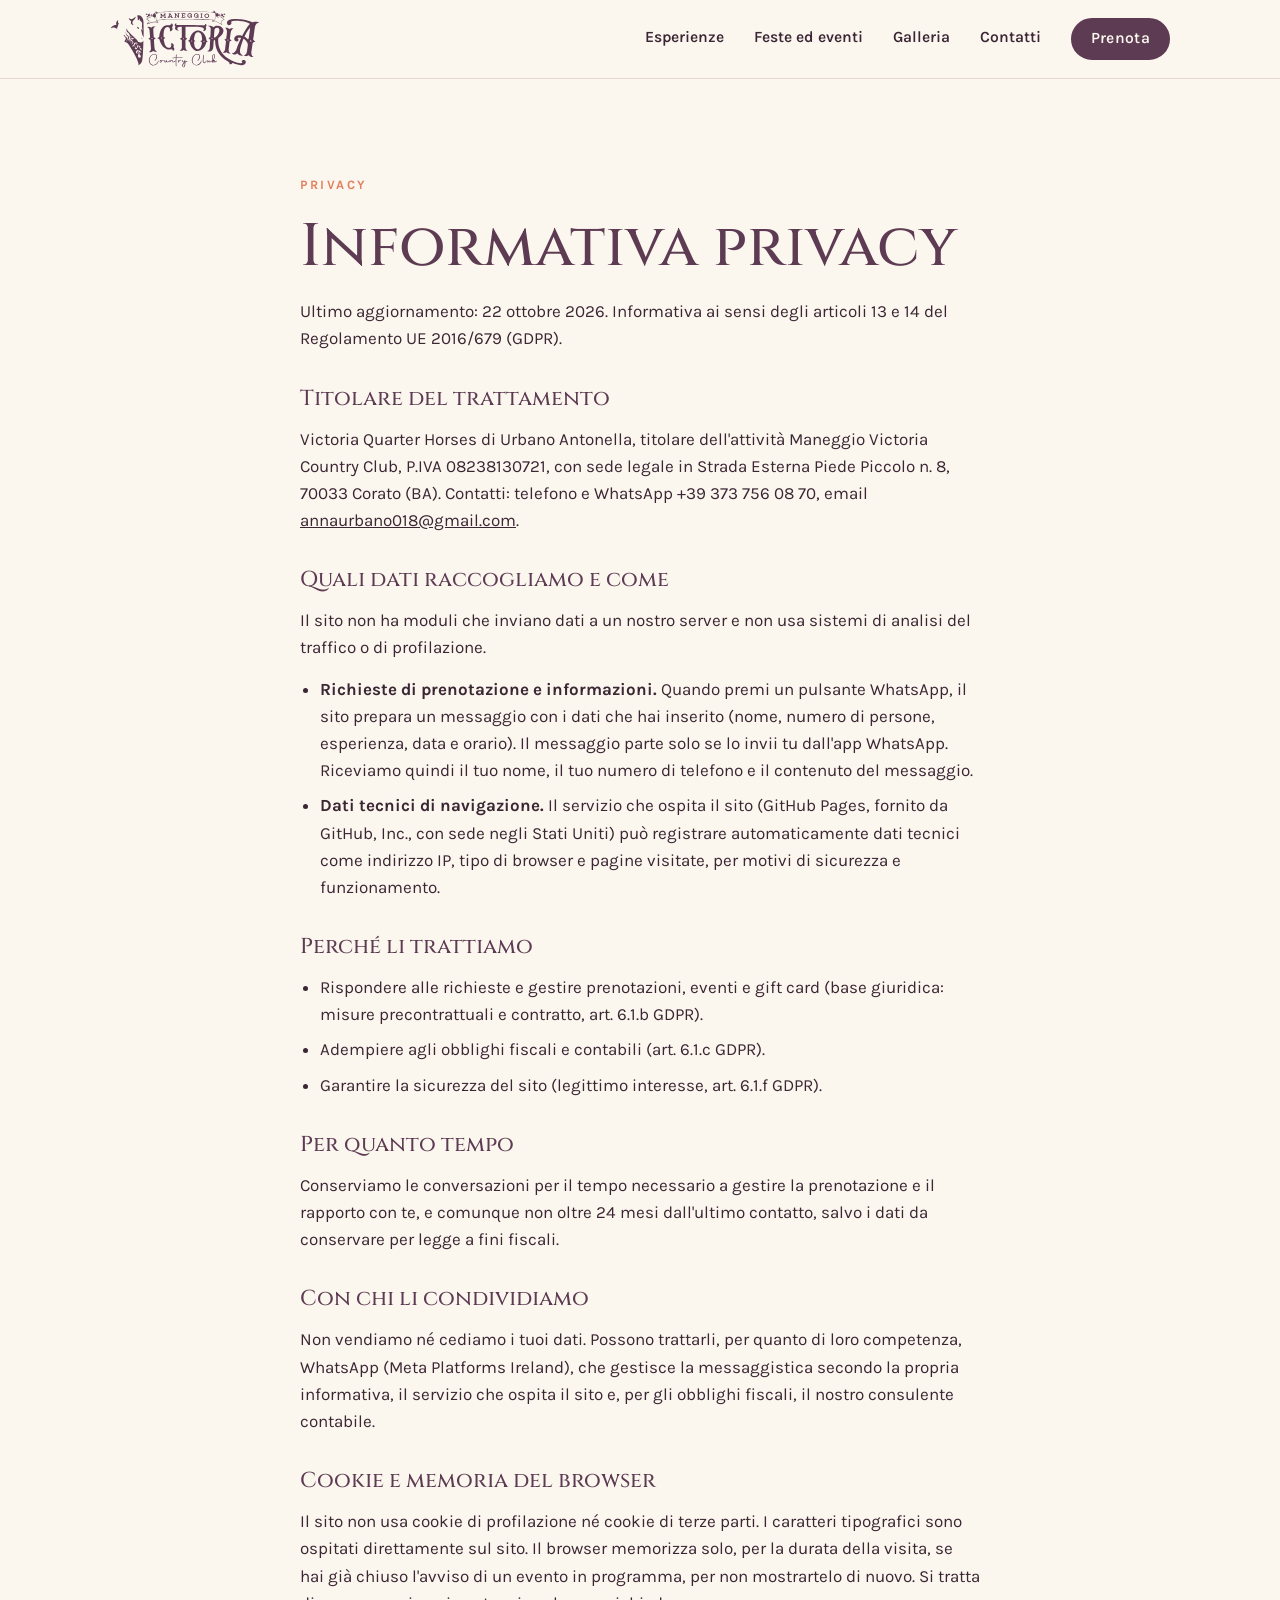
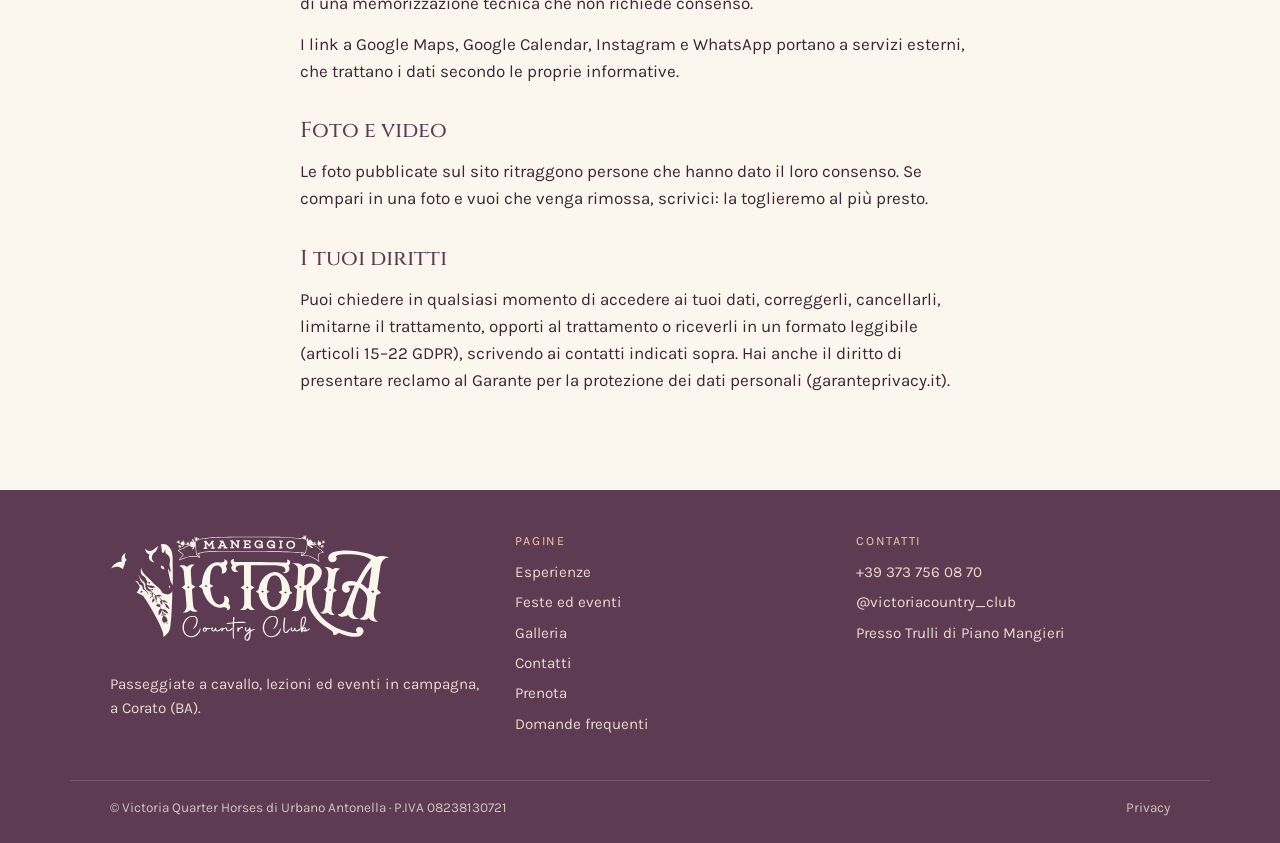
<file: privacy.html>
<!doctype html>
<html lang="it">
<head>
<meta name="viewport" content="width=device-width, initial-scale=1, viewport-fit=cover">
<meta charset="utf-8">
<meta name="robots" content="noindex">
<title>Privacy · Maneggio Victoria</title>
<meta name="description" content="Informativa privacy del Maneggio Victoria Country Club.">
<meta property="og:type" content="website">
<meta property="og:site_name" content="Maneggio Victoria Country Club">
<meta property="og:locale" content="it_IT">
<meta property="og:title" content="Privacy · Maneggio Victoria">
<meta property="og:description" content="Informativa privacy del Maneggio Victoria Country Club.">
<meta property="og:url" content="https://maneggiovictoria.it/privacy">
<meta property="og:image" content="https://maneggiovictoria.it/img/anteprima.jpg">
<meta property="og:image:width" content="1200">
<meta property="og:image:height" content="630">
<meta name="twitter:card" content="summary_large_image">

<link rel="icon" href="favicon.svg" type="image/svg+xml"><link rel="icon" href="favicon-32.png" sizes="32x32" type="image/png"><link rel="apple-touch-icon" href="apple-touch-icon.png">
<link rel="stylesheet" href="style.css">
</head>
<body>
<header class="site-header"><div class="wrap">
  <a href="./" class="logo" aria-label="Maneggio Victoria Country Club, home"></a>
  <button class="menu-toggle" id="menuBtn" aria-expanded="false" aria-controls="nav" aria-label="Apri il menu"><svg viewBox="0 0 24 24" fill="none" stroke="currentColor" stroke-width="2" stroke-linecap="round"><path d="M4 7h16M4 12h16M4 17h16"/></svg></button>
  <nav class="nav" id="nav" aria-label="Menu principale"><a href="esperienze">Esperienze</a><a href="eventi">Feste ed eventi</a><a href="galleria">Galleria</a><a href="contatti">Contatti</a><a class="btn" href="prenota">Prenota</a></nav>
</div></header>
<main>
<section class="section"><div class="wrap prose">
  <span class="label">Privacy</span>
  <h1>Informativa privacy</h1>
  <p class="muted">Ultimo aggiornamento: 22 ottobre 2026. Informativa ai sensi degli articoli 13 e 14 del Regolamento UE 2016/679 (GDPR).</p>

  <h2>Titolare del trattamento</h2>
  <p>Victoria Quarter Horses di Urbano Antonella, titolare dell'attività Maneggio Victoria Country Club, P.IVA 08238130721, con sede legale in Strada Esterna Piede Piccolo n. 8, 70033 Corato (BA). Contatti: telefono e WhatsApp +39 373 756 08 70, email <a href="mailto:annaurbano018@gmail.com">annaurbano018@gmail.com</a>.</p>

  <h2>Quali dati raccogliamo e come</h2>
  <p>Il sito non ha moduli che inviano dati a un nostro server e non usa sistemi di analisi del traffico o di profilazione.</p>
  <ul>
    <li><strong>Richieste di prenotazione e informazioni.</strong> Quando premi un pulsante WhatsApp, il sito prepara un messaggio con i dati che hai inserito (nome, numero di persone, esperienza, data e orario). Il messaggio parte solo se lo invii tu dall'app WhatsApp. Riceviamo quindi il tuo nome, il tuo numero di telefono e il contenuto del messaggio.</li>
    <li><strong>Dati tecnici di navigazione.</strong> Il servizio che ospita il sito (GitHub Pages, fornito da GitHub, Inc., con sede negli Stati Uniti) può registrare automaticamente dati tecnici come indirizzo IP, tipo di browser e pagine visitate, per motivi di sicurezza e funzionamento.</li>
  </ul>

  <h2>Perché li trattiamo</h2>
  <ul>
    <li>Rispondere alle richieste e gestire prenotazioni, eventi e gift card (base giuridica: misure precontrattuali e contratto, art. 6.1.b GDPR).</li>
    <li>Adempiere agli obblighi fiscali e contabili (art. 6.1.c GDPR).</li>
    <li>Garantire la sicurezza del sito (legittimo interesse, art. 6.1.f GDPR).</li>
  </ul>

  <h2>Per quanto tempo</h2>
  <p>Conserviamo le conversazioni per il tempo necessario a gestire la prenotazione e il rapporto con te, e comunque non oltre 24 mesi dall'ultimo contatto, salvo i dati da conservare per legge a fini fiscali.</p>

  <h2>Con chi li condividiamo</h2>
  <p>Non vendiamo né cediamo i tuoi dati. Possono trattarli, per quanto di loro competenza, WhatsApp (Meta Platforms Ireland), che gestisce la messaggistica secondo la propria informativa, il servizio che ospita il sito e, per gli obblighi fiscali, il nostro consulente contabile.</p>

  <h2>Cookie e memoria del browser</h2>
  <p>Il sito non usa cookie di profilazione né cookie di terze parti. I caratteri tipografici sono ospitati direttamente sul sito. Il browser memorizza solo, per la durata della visita, se hai già chiuso l'avviso di un evento in programma, per non mostrartelo di nuovo. Si tratta di una memorizzazione tecnica che non richiede consenso.</p>
  <p>I link a Google Maps, Google Calendar, Instagram e WhatsApp portano a servizi esterni, che trattano i dati secondo le proprie informative.</p>

  <h2>Foto e video</h2>
  <p>Le foto pubblicate sul sito ritraggono persone che hanno dato il loro consenso. Se compari in una foto e vuoi che venga rimossa, scrivici: la toglieremo al più presto.</p>

  <h2>I tuoi diritti</h2>
  <p>Puoi chiedere in qualsiasi momento di accedere ai tuoi dati, correggerli, cancellarli, limitarne il trattamento, opporti al trattamento o riceverli in un formato leggibile (articoli 15–22 GDPR), scrivendo ai contatti indicati sopra. Hai anche il diritto di presentare reclamo al Garante per la protezione dei dati personali (garanteprivacy.it).</p>
</div></section>
</main>
<footer class="site-footer"><div class="wrap">
  <div style="display:grid;gap:14px"><span class="logo" aria-hidden="true"></span><p>Passeggiate a cavallo, lezioni ed eventi in campagna, a Corato (BA).</p></div>
  <div><h3>Pagine</h3><ul><li><a href="esperienze">Esperienze</a></li><li><a href="eventi">Feste ed eventi</a></li><li><a href="galleria">Galleria</a></li><li><a href="contatti">Contatti</a></li><li><a href="prenota">Prenota</a></li><li><a href="faq">Domande frequenti</a></li></ul></div>
  <div><h3>Contatti</h3><ul><li>+39 373 756 08 70</li><li><a href="https://www.instagram.com/victoriacountry_club/" target="_blank" rel="noopener">@victoriacountry_club</a></li><li><a href="https://maps.app.goo.gl/tzsDVYJ72u7W7R2o7" target="_blank" rel="noopener">Presso Trulli di Piano Mangieri</a></li></ul></div>
</div><div class="wrap legal"><span>© Victoria Quarter Horses di Urbano Antonella · P.IVA 08238130721</span><a href="privacy">Privacy</a></div></footer>
<script src="site.js"></script>
</body>
</html>
</file>
<file: style.css>
/* Font ospitati sul sito (nessuna richiesta a Google) */
@font-face{font-family:"Cinzel";font-style:normal;font-weight:500;font-display:swap;src:url(fonts/cinzel-latin-500-normal.woff2) format("woff2")}
@font-face{font-family:"Cinzel";font-style:normal;font-weight:700;font-display:swap;src:url(fonts/cinzel-latin-700-normal.woff2) format("woff2")}
@font-face{font-family:"Karla";font-style:normal;font-weight:400;font-display:swap;src:url(fonts/karla-latin-400-normal.woff2) format("woff2")}
@font-face{font-family:"Karla";font-style:normal;font-weight:600;font-display:swap;src:url(fonts/karla-latin-600-normal.woff2) format("woff2")}
@font-face{font-family:"Karla";font-style:normal;font-weight:700;font-display:swap;src:url(fonts/karla-latin-700-normal.woff2) format("woff2")}
/* Layout: sito multipagina guidato dalle foto — header chiaro con logo prugna, sezioni a due colonne foto/testo, griglie regolari */
:root{
  /* palette del sito Lovable */
  --bg:oklch(0.975 0.012 80);       /* background */
  --bg-alt:oklch(0.94 0.025 60);    /* secondary */
  --paper:oklch(0.99 0.006 80);     /* card */
  --ink:oklch(0.3 0.04 340);        /* foreground */
  --plum:oklch(0.4 0.06 340);       /* primary: titoli, superfici scure */
  --ink-soft:oklch(0.5 0.03 340);   /* muted-foreground */
  --accent:oklch(0.7 0.13 40);      /* accent */
  --accent-ink:oklch(0.99 0.006 80);
  --line:oklch(0.89 0.02 60);       /* border */
  --on-dark:oklch(0.975 0.012 80);  /* testo su superfici scure */
  --f-display:"Cinzel","Trajan Pro",Georgia,serif;
  --f-body:"Karla","Segoe UI",Helvetica,Arial,sans-serif;
  --r:10px;
  --max:1140px;
  --gutter:clamp(16px,4vw,40px);
  color-scheme:light;
}
*{box-sizing:border-box}
[hidden]{display:none!important}
html{scroll-behavior:smooth}
@media (prefers-reduced-motion:reduce){html{scroll-behavior:auto}*{transition:none!important;animation:none!important}}
body{margin:0;background:var(--bg);color:var(--ink);font-family:var(--f-body);font-size:17px;line-height:1.6;-webkit-font-smoothing:antialiased}
img{max-width:100%;display:block}
a{color:inherit}
p{margin:0}
h1,h2,h3{font-family:var(--f-display);font-weight:500;line-height:1.25;margin:0;text-wrap:balance;color:var(--plum)}
h1{font-size:clamp(2.3rem,5.2vw,3.75rem)}
h2{font-size:clamp(1.7rem,3vw,2.25rem)}
h3{font-size:1.35rem}
.label{font-size:.8rem;font-weight:700;letter-spacing:.2em;text-transform:uppercase;color:var(--accent)}
.muted{color:var(--ink-soft)}
:focus-visible{outline:3px solid var(--accent);outline-offset:3px;border-radius:4px}

.wrap{max-width:var(--max);margin-inline:auto;padding-inline:var(--gutter)}
.section{padding-block:clamp(56px,8vw,96px)}
.section.alt{background:var(--bg-alt)}
.head{display:grid;gap:10px;margin-bottom:clamp(28px,4vw,44px);max-width:62ch}
.head p{color:var(--ink-soft);font-size:1.05rem}

/* Bottoni */
.btn{display:inline-flex;align-items:center;justify-content:center;gap:8px;font:700 .95rem/1 var(--f-body);letter-spacing:.02em;padding:14px 22px;border-radius:999px;border:2px solid var(--accent);background:var(--accent);color:var(--accent-ink);text-decoration:none;cursor:pointer;transition:background .15s,transform .15s}
.btn:hover{background:color-mix(in oklab,var(--accent) 90%,transparent);border-color:transparent}
.btn.plum{background:var(--plum);border-color:var(--plum);color:var(--on-dark)}
.btn.plum:hover{background:color-mix(in oklab,var(--plum) 90%,transparent)}
.btn.line{background:transparent;color:inherit;border-color:currentColor}
.btn.line:hover{background:rgb(0 0 0 / .05)}
.btn:disabled{opacity:.4;cursor:not-allowed}
.link{font-weight:700;text-decoration:none;border-bottom:2px solid var(--accent);padding-bottom:1px}

/* Header */
.site-header{position:sticky;top:env(safe-area-inset-top,0px);z-index:20;background:color-mix(in srgb,var(--bg) 94%,transparent);backdrop-filter:blur(8px);border-bottom:1px solid var(--line)}
.site-header .wrap{display:flex;align-items:center;justify-content:space-between;gap:16px;padding-block:10px}
.logo{display:block;width:150px;aspect-ratio:4578/1761;background:var(--plum);-webkit-mask:url(img/logo.svg) center/contain no-repeat;mask:url(img/logo.svg) center/contain no-repeat;flex:none}
.nav{display:flex;align-items:center;gap:clamp(14px,2.4vw,30px)}
.nav a{text-decoration:none;font-weight:600;font-size:.98rem;padding-block:6px;border-bottom:2px solid transparent}
.nav a:hover,.nav a[aria-current="page"]{color:var(--plum);border-color:var(--accent)}
.nav .btn{padding:11px 18px;background:var(--plum);border:2px solid var(--plum);color:var(--on-dark)}
.nav .btn:hover{background:color-mix(in oklab,var(--plum) 90%,transparent)}
.nav a.btn,.nav a.btn:hover,.nav a.btn[aria-current="page"]{color:var(--on-dark);border-color:var(--plum)}
.nav a.btn[aria-current="page"]{background:var(--accent);border-color:var(--accent)}
.menu-toggle{display:none;background:none;border:0;padding:8px;cursor:pointer;color:var(--ink)}
.menu-toggle svg{width:28px;height:28px}
@media (max-width:820px){
  .menu-toggle{display:block}
  .nav{position:absolute;inset:100% 0 auto 0;flex-direction:column;align-items:stretch;gap:0;background:var(--bg);border-bottom:1px solid var(--line);padding:8px var(--gutter) 20px;display:none}
  .nav.open{display:flex}
  .nav a{padding-block:14px;border-bottom:1px solid var(--line);font-size:1.1rem}
  .nav a[aria-current="page"]{color:var(--accent);border-color:var(--line)}
  .nav .btn{margin-top:14px}
}

/* Hero come Lovable: foto a tutta pagina, velatura prugna semitrasparente dal basso, testo in basso a sinistra.
   Desktop: la foto è ingrandita e ancorata a sinistra, quindi si taglia un po' a destra e i cavalieri restano a destra del testo. */
.hero{position:relative;background:var(--plum);color:var(--on-dark);overflow:hidden;min-height:max(88svh,600px);display:grid}
.hero picture{position:absolute;inset:0;overflow:hidden}
.hero img{position:absolute;inset:0;width:100%;height:100%;object-fit:cover;object-position:50% 68%}
.hero .hero-video{position:absolute;inset:0;width:100%;height:100%;object-fit:cover;object-position:50% 50%}
@media (max-width:820px){.hero .hero-video{object-position:50% 30%}}
.hero::after{content:"";position:absolute;inset:0;background:linear-gradient(to top,color-mix(in oklab,var(--plum) 92%,transparent),color-mix(in oklab,var(--plum) 12%,transparent))}
.hero .wrap{position:relative;z-index:1;width:100%;display:flex;flex-direction:column;justify-content:space-between;gap:32px;padding-block:clamp(28px,4vw,48px) clamp(3rem,5vw,4rem)}
.hero-bottom{display:flex;flex-direction:column;gap:32px}
.hero-logo-wrap{filter:drop-shadow(0 2px 10px rgb(40 20 30 / .35))}
.hero-logo{display:block;width:clamp(230px,27vw,380px);aspect-ratio:4578/1761;background:var(--on-dark);-webkit-mask:url(img/logo.svg) center/contain no-repeat;mask:url(img/logo.svg) center/contain no-repeat}
/* In home il logo dell'header compare solo dopo aver superato il logo grande nella foto */
.site-header .logo{transition:opacity .3s,visibility .3s}
body:has(.hero-logo) .site-header:not(.show-logo) .logo{opacity:0;visibility:hidden}
/* Home: la barra è trasparente sopra la foto con le voci bianche; diventa panna con le voci colorate quando compare il logo */
body:has(.hero-logo) .site-header{position:fixed;left:0;right:0;transition:background-color .3s,border-color .3s,backdrop-filter .3s}
body:has(.hero-logo) .site-header .nav a,body:has(.hero-logo) .menu-toggle{transition:color .3s,border-color .3s}
body:has(.hero-logo) .site-header:not(.show-logo):not(.menu-open){background:transparent;border-bottom-color:transparent;backdrop-filter:none;-webkit-backdrop-filter:none}
body:has(.hero-logo) .site-header:not(.show-logo):not(.menu-open) .nav a:not(.btn),
body:has(.hero-logo) .site-header:not(.show-logo):not(.menu-open) .menu-toggle{color:var(--on-dark);text-shadow:0 1px 8px rgb(40 20 30 / .35)}
body:has(.hero-logo) .site-header:not(.show-logo):not(.menu-open) .nav a:not(.btn):hover{border-color:var(--on-dark)}
.hero-text{display:grid;gap:18px;max-width:30rem}
.hero h1{color:var(--on-dark);font-size:clamp(2rem,3.6vw,3rem);line-height:1.1}
.hero .label{color:var(--on-dark)}
.hero p{font-size:1.125rem;opacity:.9}
.hero .btn.line{color:var(--on-dark);border-color:color-mix(in oklab,var(--on-dark) 70%,transparent);background:color-mix(in oklab,var(--bg) 10%,transparent)}
.hero .btn.line:hover{background:color-mix(in oklab,var(--bg) 20%,transparent)}
.row{display:flex;flex-wrap:wrap;gap:12px}
@media (max-width:820px){
  /* Telefono: foto ingrandita e tagliata a destra, figure più grandi; nessuna fascia prugna piena in fondo */
  .hero{min-height:max(640px,86svh)}
  .hero img{transform:scale(1.42);transform-origin:22% 100%;object-position:50% 50%}
  .hero::after{background:linear-gradient(to top,color-mix(in oklab,var(--plum) 90%,transparent) 0%,color-mix(in oklab,var(--plum) 62%,transparent) 38%,color-mix(in oklab,var(--plum) 28%,transparent) 65%,color-mix(in oklab,var(--plum) 14%,transparent) 100%)}
  .hero .wrap{gap:22px;padding-block:8px 3rem}
  .hero-bottom{gap:22px}
  .hero-logo{width:min(56vw,220px)}
  .hero-text{gap:12px}
  .hero p{font-size:1rem}
  .hero .btn{padding:12px 15px;font-size:.88rem;white-space:nowrap}
  .hero .row{flex-wrap:nowrap;gap:10px}
}

/* Fascia con foto (feste ed eventi) */
.band{display:grid;grid-template-columns:1fr 1.2fr;gap:clamp(24px,4vw,48px);align-items:center}
.band img{width:100%;height:18rem;object-fit:cover;border-radius:var(--r)}
.band .text{display:grid;gap:12px;min-width:0}
.band .text p{color:var(--ink-soft)}
@media (max-width:820px){.band{grid-template-columns:1fr}}

/* Banner gift card */
.offer.gift{grid-template-columns:1fr auto}
@media (max-width:900px){.offer.gift{grid-template-columns:1fr}}

/* Intestazione pagine interne */
.page-head{position:relative;color:var(--on-dark);overflow:hidden}
.page-head h1{color:var(--on-dark)}
.page-head img{position:absolute;inset:0;width:100%;height:100%;object-fit:cover}
.page-head::after{content:"";position:absolute;inset:0;background:linear-gradient(to top,color-mix(in oklab,var(--plum) 88%,transparent),color-mix(in oklab,var(--plum) 25%,transparent))}
.page-head .wrap{position:relative;z-index:1;padding-block:clamp(56px,9vw,110px);display:grid;gap:12px}
.page-head .label{color:var(--on-dark)}
.page-head p{max-width:52ch;font-size:1.1rem;opacity:.92}

/* Schede */
.cards{display:grid;grid-template-columns:repeat(3,1fr);gap:clamp(16px,2.4vw,28px)}
.card{display:grid;grid-template-rows:auto 1fr;background:var(--paper);border-radius:var(--r);overflow:hidden;text-decoration:none;border:1px solid var(--line);transition:transform .2s,box-shadow .2s}
a.card:hover{transform:translateY(-3px);box-shadow:0 14px 30px color-mix(in oklab,var(--plum) 14%,transparent)}
.card img{width:100%;aspect-ratio:4/3;object-fit:cover}
.card .body{padding:20px 22px 24px;display:grid;gap:8px;align-content:start}
.card p{color:var(--ink-soft);font-size:.98rem}
.card .more{margin-top:6px;font-weight:700;color:var(--accent);font-size:.95rem}

/* Split foto/testo */
.split{display:grid;grid-template-columns:1fr 1fr;gap:clamp(24px,5vw,64px);align-items:center}
.split + .split{margin-top:clamp(56px,8vw,96px)}
.split.rev .media{order:2}
.split .media img{width:100%;aspect-ratio:4/5;object-fit:cover;border-radius:var(--r)}
.split .media.wide img{aspect-ratio:4/3}
.split .text{display:grid;gap:14px;min-width:0}
.split .text p{color:var(--ink-soft)}
.facts{display:grid;gap:10px;margin:6px 0 0;padding:0;list-style:none}
.facts li{display:grid;grid-template-columns:auto 1fr;gap:12px;align-items:baseline;padding-bottom:10px;border-bottom:1px solid var(--line)}
.facts b{font-family:var(--f-display);font-weight:500;color:var(--plum);min-width:7.5em}
.chips{display:flex;flex-wrap:wrap;gap:8px}
.chip{font-weight:700;font-size:.9rem;padding:6px 12px;border-radius:999px;background:var(--bg-alt);border:1px solid var(--line);font-variant-numeric:tabular-nums}

/* Tariffe */
.rates{display:grid;grid-template-columns:repeat(4,1fr);gap:clamp(10px,1.6vw,18px)}
.rate{display:grid;justify-items:center;gap:2px;padding:clamp(18px,2.6vw,28px) 12px;background:var(--paper);border:1px solid var(--line);border-radius:var(--r);text-align:center}
.rate-t{font-weight:700;letter-spacing:.06em;color:var(--ink-soft);font-variant-numeric:tabular-nums}
.rate-p{font-family:var(--f-display);font-weight:500;color:var(--plum);font-size:clamp(2rem,4vw,2.8rem);line-height:1.1;font-variant-numeric:tabular-nums}
.rate-u{font-size:.85rem;color:var(--ink-soft)}
.exp-cards{grid-template-columns:repeat(4,1fr)}
.exp-cards .card{scroll-margin-top:100px}
.tag{justify-self:start;font-size:.75rem;font-weight:700;letter-spacing:.1em;text-transform:uppercase;color:var(--accent-ink);background:var(--accent);padding:3px 9px;border-radius:999px}
.card .pace{display:flex;gap:4px}
.card .pace i{width:22px;height:6px;border-radius:3px;background:var(--line)}
.card .pace i.on{background:var(--accent)}
@media (max-width:1000px){.exp-cards{grid-template-columns:1fr 1fr}}
@media (max-width:600px){.rates{grid-template-columns:1fr 1fr}.exp-cards{grid-template-columns:1fr}}

/* Livelli */
.levels{display:grid;grid-template-columns:repeat(3,1fr);gap:16px}
.level{padding:22px;border-radius:var(--r);background:var(--paper);border:1px solid var(--line);display:grid;gap:8px;align-content:start}
.level .pace{display:flex;gap:4px}
.level .pace i{width:22px;height:6px;border-radius:3px;background:var(--line)}
.level .pace i.on{background:var(--accent)}
.level p{color:var(--ink-soft);font-size:.96rem}

/* Offerta 10+1 */
.offer{display:grid;grid-template-columns:1.2fr 1fr;gap:clamp(20px,4vw,48px);align-items:center;background:var(--plum);color:var(--on-dark);border-radius:14px;padding:clamp(24px,4vw,48px)}
.offer .label{color:var(--accent)}
.offer h2{color:var(--on-dark)}
.offer p{opacity:.85;max-width:48ch}
.offer .price{font-family:var(--f-display);font-size:1.1rem;color:var(--accent)}
.punch{display:grid;grid-template-columns:repeat(6,minmax(0,40px));gap:10px;justify-content:end}
.punch span{aspect-ratio:1;border-radius:50%;border:2px solid color-mix(in oklab,var(--on-dark) 55%,transparent);display:grid;place-items:center;font:500 .9rem/1 var(--f-display);font-variant-numeric:tabular-nums}
.punch span.gift{background:var(--accent);border-color:var(--accent);color:var(--accent-ink)}

/* Striscia foto */
.strip{display:grid;grid-template-columns:repeat(4,1fr);gap:clamp(8px,1.2vw,14px)}
.strip img{width:100%;aspect-ratio:1;object-fit:cover;border-radius:8px}

/* Galleria */
.gallery{columns:3 280px;column-gap:14px}
.gallery figure{margin:0 0 14px;break-inside:avoid;position:relative;border-radius:8px;overflow:hidden;cursor:zoom-in}
.gallery img{width:100%;height:auto;transition:transform .5s}
.gallery figure:hover img{transform:scale(1.03)}
.gallery figcaption{display:none;position:absolute;inset:auto 0 0 0;padding:34px 14px 10px;color:#fffaf2;font-size:.92rem;font-weight:600;background:linear-gradient(transparent,rgb(30 14 22 / .7))}
.filters{display:flex;flex-wrap:wrap;gap:8px;margin-bottom:24px}
.filters button{font:600 .92rem var(--f-body);padding:8px 16px;border-radius:999px;border:1px solid var(--line);background:var(--paper);color:var(--ink);cursor:pointer}
.filters button[aria-pressed="true"]{background:var(--plum);color:var(--on-dark);border-color:var(--plum)}
.lightbox{position:fixed;inset:0;z-index:50;background:color-mix(in oklab,var(--ink) 94%,transparent);display:grid;place-items:center;padding:24px}
.lightbox figure{max-width:min(92vw,1200px)}
.lightbox video{max-height:82vh;max-width:92vw;border-radius:6px;display:block;margin-inline:auto}
.gallery video{width:100%;height:auto;display:block}
.lightbox img{max-height:82vh;max-width:92vw;width:auto;height:auto;margin-inline:auto;border-radius:6px}
.lightbox p{color:#fffaf2;text-align:center;margin-top:12px}
.lightbox button{position:absolute;background:none;border:0;color:var(--on-dark);font-size:2rem;cursor:pointer;padding:12px;line-height:1}
.lb-close{top:12px;right:12px}.lb-prev{left:8px;top:50%;transform:translateY(-50%)}.lb-next{right:8px;top:50%;transform:translateY(-50%)}

/* Eventi */
.occasions{display:grid;grid-template-columns:repeat(2,1fr);gap:0 clamp(24px,4vw,56px)}
.occasion{padding-block:18px;border-bottom:1px solid var(--line);display:grid;gap:4px}
.occasion p{color:var(--ink-soft);font-size:.97rem}
.spaces{display:grid;grid-template-columns:repeat(2,1fr);gap:clamp(14px,2vw,22px)}
.space{position:relative;border-radius:var(--r);overflow:hidden}
.space img{width:100%;aspect-ratio:4/3;object-fit:cover}
.space figcaption{position:absolute;inset:auto 0 0 0;padding:40px 18px 14px;color:var(--on-dark);background:linear-gradient(transparent,color-mix(in oklab,var(--plum) 85%,transparent))}
.space figcaption b{font-family:var(--f-display);font-weight:500;font-size:1.2rem;display:block}

/* CTA finale: riquadro con foto e velatura prugna dal basso */
.cta-wrap{padding-block:0 clamp(56px,8vw,96px)}
.cta-box{position:relative;overflow:hidden;border-radius:14px;min-height:clamp(300px,34vw,400px);display:grid;align-items:end;color:var(--on-dark)}
.cta-box img{position:absolute;inset:0;width:100%;height:100%;object-fit:cover;object-position:50% 56%}
.cta-box::after{content:"";position:absolute;inset:0;background:linear-gradient(to top,color-mix(in oklab,var(--plum) 92%,transparent),color-mix(in oklab,var(--plum) 12%,transparent))}
.cta-text{position:relative;z-index:1;display:grid;gap:14px;max-width:36rem;padding:clamp(24px,4vw,48px)}
.cta-text h2{color:var(--on-dark)}
.cta-text p{opacity:.9;font-size:1.08rem}

/* Contatti */
.contact-list{display:grid;gap:22px}
.contact{display:grid;grid-template-columns:44px 1fr;gap:14px;align-items:start}
.contact svg{width:28px;height:28px;color:var(--accent);margin-top:2px}
.contact .k{font-size:.78rem;font-weight:700;letter-spacing:.12em;text-transform:uppercase;color:var(--ink-soft)}
.contact .v{font-size:1.2rem;font-weight:600;user-select:all;text-decoration:none}

/* Footer */
.site-footer{background:var(--plum);color:#e9dccf;font-size:.95rem}
.site-footer .wrap{display:grid;grid-template-columns:1.2fr 1fr 1fr;gap:28px;padding-block:44px}
.site-footer .logo{background:#faf6ec;width:clamp(220px,24vw,280px)}
.site-footer h3{font-family:var(--f-body);font-size:.78rem;letter-spacing:.14em;text-transform:uppercase;color:#f6c9a0;margin-bottom:10px}
.site-footer ul{list-style:none;margin:0;padding:0;display:grid;gap:6px}
.site-footer a{text-decoration:none}
.site-footer a:hover{text-decoration:underline}

/* Prenotazione */
.book{display:grid;grid-template-columns:1fr 320px;gap:clamp(20px,3vw,40px);align-items:start}
.steps{display:grid;gap:34px;min-width:0;container-type:inline-size}
.step{border:0;padding:0;margin:0;min-width:0}
.step legend{padding:0;margin-bottom:14px;display:flex;align-items:baseline;gap:12px;font-family:var(--f-display);font-weight:500;font-size:1.25rem;color:var(--plum)}
.step legend .n{display:inline-grid;place-items:center;width:30px;height:30px;border-radius:50%;background:var(--accent);color:var(--accent-ink);font-family:var(--f-body);font-weight:700;font-size:.95rem;flex:none}
.choices{display:grid;gap:10px}
.ch-levels{grid-template-columns:repeat(4,1fr)}
@container (max-width:680px){.ch-levels{grid-template-columns:1fr 1fr}}
@container (max-width:340px){.ch-levels{grid-template-columns:1fr}}
.ch-durs{grid-template-columns:repeat(4,1fr)}
.choice{position:relative;min-width:0}
.choice input{position:absolute;opacity:0;pointer-events:none}
.choice label{display:grid;gap:4px;height:100%;padding:14px 16px;border:2px solid var(--line);border-radius:var(--r);background:var(--paper);cursor:pointer;transition:border-color .15s,background .15s}
.choice label:hover{border-color:color-mix(in oklab,var(--plum) 50%,transparent)}
.choice input:checked+label{border-color:var(--plum);background:var(--bg-alt)}
.choice input:focus-visible+label{outline:3px solid var(--accent);outline-offset:2px}
.choice input:disabled+label{opacity:.35;text-decoration:line-through;cursor:not-allowed}
.c-name{font-family:var(--f-display);font-weight:500;color:var(--plum);font-size:1.15rem}
.c-sub{font-size:.9rem;color:var(--ink-soft)}
.c-big{font-family:var(--f-display);font-weight:500;color:var(--plum);font-size:1.35rem;font-variant-numeric:tabular-nums}
.days{display:flex;gap:8px;overflow-x:auto;padding-bottom:6px;scrollbar-width:thin}
.days .choice{flex:none}
.days .choice label{min-width:62px;text-align:center;padding:10px 6px;gap:0}
.d-w{font-size:.75rem;font-weight:700;text-transform:uppercase;letter-spacing:.1em;color:var(--ink-soft)}
.d-n{font-family:var(--f-display);font-weight:500;color:var(--plum);font-size:1.4rem;font-variant-numeric:tabular-nums}
.ch-slots{grid-template-columns:repeat(auto-fill,minmax(88px,1fr));margin-top:14px}
.ch-slots label{text-align:center;padding:10px;font-weight:700;font-variant-numeric:tabular-nums}
.hint{font-size:.9rem;color:var(--ink-soft);margin-top:10px}
.form{display:grid;grid-template-columns:1fr 170px;gap:12px}
.stepper{display:grid;grid-template-columns:44px 1fr 44px;border:2px solid var(--line);border-radius:8px;background:var(--paper);overflow:hidden}
.stepper:focus-within{border-color:var(--accent)}
.stepper button{font:700 1.3rem/1 var(--f-body);border:0;background:var(--bg-alt);color:var(--ink);cursor:pointer}
.stepper button:hover{background:var(--line)}
.stepper input{border:0!important;border-radius:0!important;text-align:center;font-weight:700;font-variant-numeric:tabular-nums;-moz-appearance:textfield;appearance:textfield}
.stepper input::-webkit-inner-spin-button,.stepper input::-webkit-outer-spin-button{-webkit-appearance:none;margin:0}
.field{display:grid;gap:6px;min-width:0}
.field label{font-size:.78rem;font-weight:700;letter-spacing:.1em;text-transform:uppercase;color:var(--ink-soft)}
.field input{font:inherit;color:var(--ink);background:var(--paper);border:2px solid var(--line);border-radius:8px;padding:10px 12px;width:100%}
.field input:focus{border-color:var(--accent);outline:none}
.summary{position:sticky;top:calc(env(safe-area-inset-top,0px) + 84px);background:var(--paper);border:1px solid var(--line);border-radius:14px;padding:24px;display:grid;gap:16px}
.summary dl{display:grid;grid-template-columns:auto 1fr;gap:8px 14px;margin:0}
.summary dt{color:var(--ink-soft);font-size:.92rem}
.summary dd{margin:0;font-weight:700;text-align:right}
.summary .empty{color:var(--ink-soft);font-weight:400}
.note{font-size:.85rem;color:var(--ink-soft);border-top:1px solid var(--line);padding-top:12px}

/* Responsive */
@media (max-width:900px){
  .cards,.levels{grid-template-columns:1fr 1fr}
  .split,.offer,.book{grid-template-columns:1fr}
  .split.rev .media{order:0}
  .split .media img{aspect-ratio:4/3}
  .punch{justify-content:start}
  .summary{position:static}
  .site-footer .wrap{grid-template-columns:1fr 1fr}
  .site-footer .wrap>div:first-child{grid-column:1/-1}
  .strip{grid-template-columns:repeat(2,1fr)}
}
@media (max-width:600px){
  body{font-size:16px}
  .cards,.levels,.occasions,.spaces{grid-template-columns:1fr}
  .ch-durs{grid-template-columns:repeat(2,1fr)}
  .form{grid-template-columns:1fr}
  .site-footer .wrap{grid-template-columns:1fr}
  .punch{grid-template-columns:repeat(6,minmax(0,1fr))}
  .logo{width:128px}
}

/* Evento in evidenza (evento.json) */
.ev-section{padding-block:clamp(40px,6vw,64px) 0}
.ev-card{display:grid;grid-template-columns:minmax(0,300px) 1fr;gap:clamp(20px,3vw,36px);align-items:center;background:var(--paper);border:2px solid var(--accent);border-radius:14px;padding:clamp(16px,2.4vw,24px)}
.ev-img{width:100%;aspect-ratio:4/5;height:auto;object-fit:cover;border-radius:8px;background:var(--bg-alt)}
.ev-body{display:grid;gap:12px;min-width:0}
.ev-body p{color:var(--ink-soft)}
.ev-body .ev-date{font-weight:700;color:var(--ink)}
.ev-pop{position:fixed;inset:0;z-index:60;background:color-mix(in oklab,var(--ink) 70%,transparent);display:grid;place-items:center;padding:16px}
.ev-modal{position:relative;width:min(760px,100%);max-height:calc(100svh - 32px);overflow:auto;box-shadow:0 20px 60px rgb(0 0 0 / .3)}
.ev-close{position:absolute;top:6px;right:10px;background:none;border:0;font-size:2rem;line-height:1;color:var(--plum);cursor:pointer;padding:6px}
.ev-pill{position:fixed;right:16px;bottom:calc(16px + env(safe-area-inset-bottom,0px));z-index:30;font:700 .85rem/1.2 var(--f-body);text-align:center;padding:12px 14px;border-radius:12px;border:2px solid var(--accent);background:var(--paper);color:var(--plum);box-shadow:0 6px 20px rgb(0 0 0 / .18);cursor:pointer;transition:opacity .25s,transform .25s}
.ev-pill.away{opacity:0;transform:translateY(12px);pointer-events:none}
@media (max-width:640px){.ev-card{grid-template-columns:1fr}.ev-img{width:min(100%,280px);justify-self:center}}

/* Pagina conferma */
.conf{display:grid;gap:18px}
.conf-list{display:grid;grid-template-columns:auto 1fr;gap:10px 18px;margin:8px 0;padding:20px;background:var(--paper);border:1px solid var(--line);border-radius:var(--r)}
.conf-list dt{color:var(--ink-soft);font-size:.9rem}
.conf-list dd{margin:0;font-weight:700;min-width:0}
@media (max-width:520px){.conf-list{grid-template-columns:1fr;gap:2px}.conf-list dd{margin-bottom:10px}}

/* Riga legale nel footer */
.site-footer .legal{display:flex;flex-wrap:wrap;justify-content:space-between;gap:8px 20px;padding-block:16px 24px;border-top:1px solid color-mix(in oklab,var(--on-dark) 18%,transparent);font-size:.85rem;opacity:.85}
/* Testi lunghi (privacy) */
.prose{max-width:760px;display:grid;gap:14px}
.prose h2{font-size:1.35rem;margin-top:18px}
.prose ul{margin:0;padding-left:1.2em;display:grid;gap:8px}
.prose p,.prose li{color:var(--ink)}

.c-big .unit{font-family:var(--f-body);font-weight:700;font-size:.8em}

/* Copertina galleria: più alta su computer per mostrare cavalli e cavalieri interi */
.page-head-tall img{object-position:50% 40%}
@media (min-width:821px){
  .page-head-tall{min-height:clamp(380px,40vw,560px);display:grid;align-items:end}
  .page-head-tall img{object-position:50% 25%}
  .page-head-tall::after{background:linear-gradient(to top,color-mix(in oklab,var(--plum) 85%,transparent) 0%,color-mix(in oklab,var(--plum) 25%,transparent) 55%,transparent 80%)}
  .page-head-tall .wrap{padding-block:48px;width:100%}
}

/* Grana leggera sulla foto della home, per ammorbidire la risoluzione */
.hero::before{content:"";position:absolute;inset:0;z-index:1;pointer-events:none;background-image:url("data:image/svg+xml;utf8,%3Csvg xmlns='http://www.w3.org/2000/svg' width='180' height='180'%3E%3Cfilter id='n'%3E%3CfeTurbulence type='fractalNoise' baseFrequency='0.85' numOctaves='2' stitchTiles='stitch'/%3E%3CfeColorMatrix type='saturate' values='0'/%3E%3C/filter%3E%3Crect width='100%25' height='100%25' filter='url(%23n)'/%3E%3C/svg%3E");background-size:180px 180px;opacity:.18;mix-blend-mode:overlay}


@media (max-width:389px){.hero .row{flex-wrap:wrap}.hero{min-height:720px}.hero h1{font-size:1.85rem}}

.ev-pop.ev-enter{animation:evFade .35s ease-out}
.ev-pop.ev-enter .ev-modal{animation:evUp .35s ease-out}
@keyframes evFade{from{opacity:0}to{opacity:1}}
@keyframes evUp{from{transform:translateY(16px)}to{transform:none}}
.ev-pill.instant{transition:none}

/* Pop-up compatto: tutto in uno schermo, X sempre visibile */
.ev-modal{gap:16px;padding:16px;overflow:hidden}
.ev-modal .ev-img{width:auto;height:min(52svh,420px);max-width:100%;justify-self:center}
.ev-modal .ev-body{gap:8px}
.ev-modal h2{font-size:1.45rem;line-height:1.12}
.ev-modal .ev-body p{font-size:.92rem;line-height:1.4}
.ev-modal .label{font-size:.72rem}
.ev-modal .btn{padding:11px 18px;font-size:.9rem}
.ev-close{z-index:2;top:8px;right:8px;width:36px;height:36px;padding:0;display:grid;place-items:center;font-size:1.6rem;border-radius:50%;background:color-mix(in oklab,var(--paper) 92%,transparent);box-shadow:0 2px 8px rgb(0 0 0 / .15)}
@media (max-width:640px){
  .ev-modal{grid-template-columns:1fr;gap:12px;padding:14px}
  .ev-modal .ev-img{height:min(36svh,300px)}
  .ev-modal h2{font-size:1.25rem}
  .ev-modal .ev-body p{font-size:.88rem}
}

/* Prima di venire (Prenota) */
.prep{margin-top:clamp(32px,5vw,48px);padding:clamp(20px,3vw,28px);background:var(--bg-alt);border-radius:14px;display:grid;gap:12px;max-width:820px}
.prep h2{font-size:1.4rem}
.prep ul{margin:0;padding-left:1.1em;display:grid;gap:6px}
.prep a{justify-self:start}
/* FAQ */
.faq{display:grid;border-top:1px solid var(--line)}
.faq-item{border-bottom:1px solid var(--line)}
.faq-item summary{cursor:pointer;list-style:none;display:flex;justify-content:space-between;gap:16px;align-items:center;padding:18px 0;font-family:var(--f-display);font-weight:500;font-size:1.15rem;color:var(--plum)}
.faq-item summary::-webkit-details-marker{display:none}
.faq-item summary::after{content:"+";font-family:var(--f-body);font-size:1.5rem;color:var(--accent);flex:none;transition:transform .2s}
.faq-item[open] summary::after{transform:rotate(45deg)}
.faq-item p{margin:0 0 18px;color:var(--ink-soft);max-width:65ch}

/* Chi siamo: foto d'archivio */
.archive{margin-top:clamp(28px,4vw,44px);display:grid;grid-template-columns:1.6fr 1fr;gap:clamp(10px,1.6vw,16px);align-items:stretch}
.archive figure{margin:0;border-radius:var(--r);overflow:hidden;background:var(--line)}
.archive img{width:100%;height:100%;max-height:420px;object-fit:cover;filter:sepia(.12) saturate(.95)}
.archive figure:last-of-type img{object-position:50% 40%}
.archive-cap{grid-column:1/-1;margin:0;font-size:.9rem;color:var(--ink-soft);font-style:italic}
@media (max-width:600px){.archive img{max-height:260px}}
@media (max-width:900px){#chi-siamo .media img{aspect-ratio:4/5;max-height:560px}}

/* Spazi: 5 foto, la prima occupa tutta la riga */
.spaces .space:first-child{grid-column:1/-1}
.spaces .space:first-child img{aspect-ratio:21/9}
@media (max-width:600px){.spaces .space:first-child img{aspect-ratio:4/3}}

/* Come arrivare */
.route-head{display:flex;flex-wrap:wrap;justify-content:space-between;align-items:end;gap:20px 40px;margin-bottom:clamp(24px,4vw,40px)}
.route-head .text{display:grid;gap:14px;max-width:640px}
.route-head .text p{color:var(--ink-soft)}
.route{display:grid;grid-template-columns:1.75fr 1fr;gap:clamp(12px,2vw,20px)}
.route figure{margin:0;display:grid;grid-template-rows:auto 1fr;gap:14px}
.route img{width:100%;height:clamp(300px,34vw,480px);object-fit:cover;border-radius:var(--r);display:block}
.route figure:first-child img{object-position:30% 60%}
.route figure:last-child img{object-position:50% 35%}
.route figcaption{display:grid;grid-template-columns:auto 1fr;gap:12px;align-items:start;color:var(--ink-soft);line-height:1.5}
.route .n{width:30px;height:30px;border-radius:50%;background:var(--accent);color:var(--on-dark,#fff);display:grid;place-items:center;font-weight:700;font-size:.9rem}
.contact-list.cols{grid-template-columns:repeat(3,minmax(0,1fr));gap:28px}
@media (max-width:900px){.contact-list.cols{grid-template-columns:1fr}}
@media (max-width:700px){.route{grid-template-columns:1fr}.route figure:first-child img{height:auto;aspect-ratio:16/10}.route figure:last-child img{height:auto;aspect-ratio:4/5;max-height:520px}}
.contact .who{font-size:.95rem;color:var(--ink-soft);margin-top:4px}
.src-note{margin:-4px 0 12px;color:var(--ink-soft);font-size:.95rem}
.ch-src{display:flex;flex-wrap:wrap;gap:8px}
.ch-src .choice label{padding:9px 14px;border-radius:999px;font-weight:600;font-size:.95rem}
</file>
